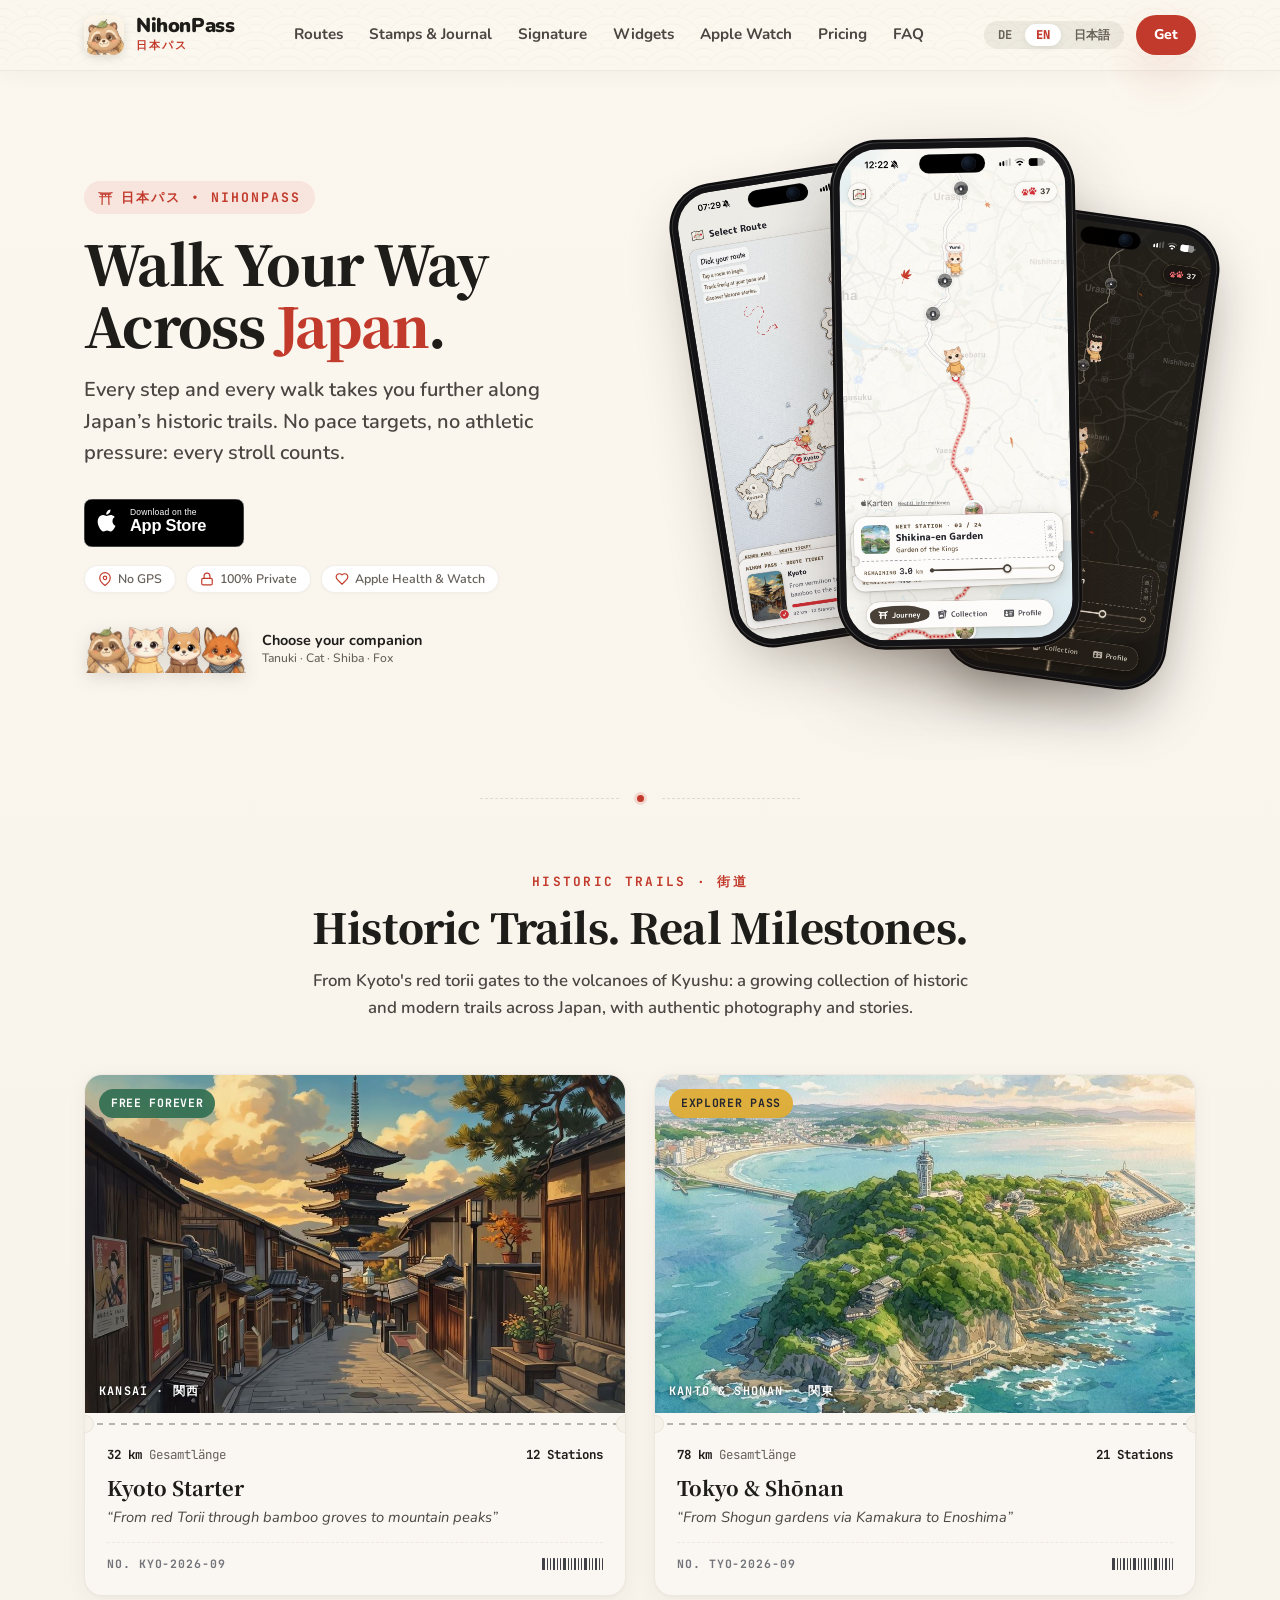
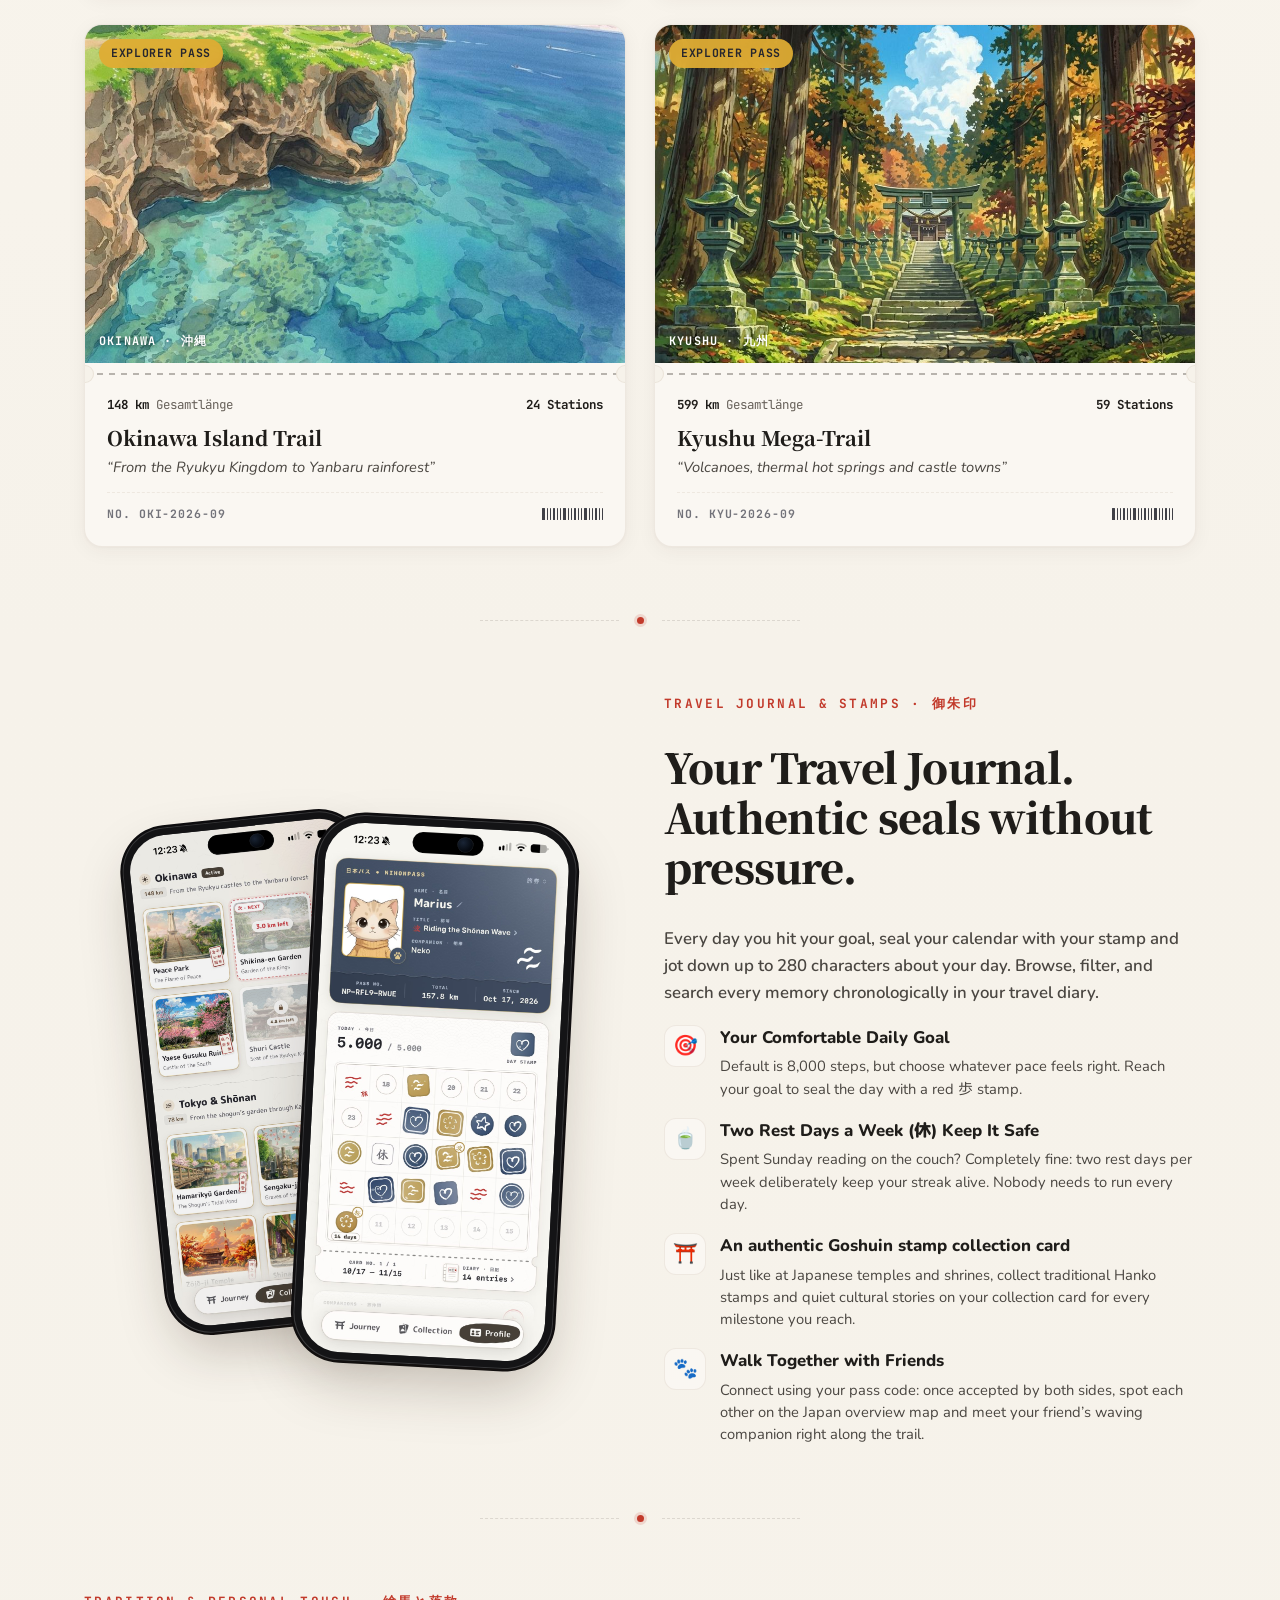
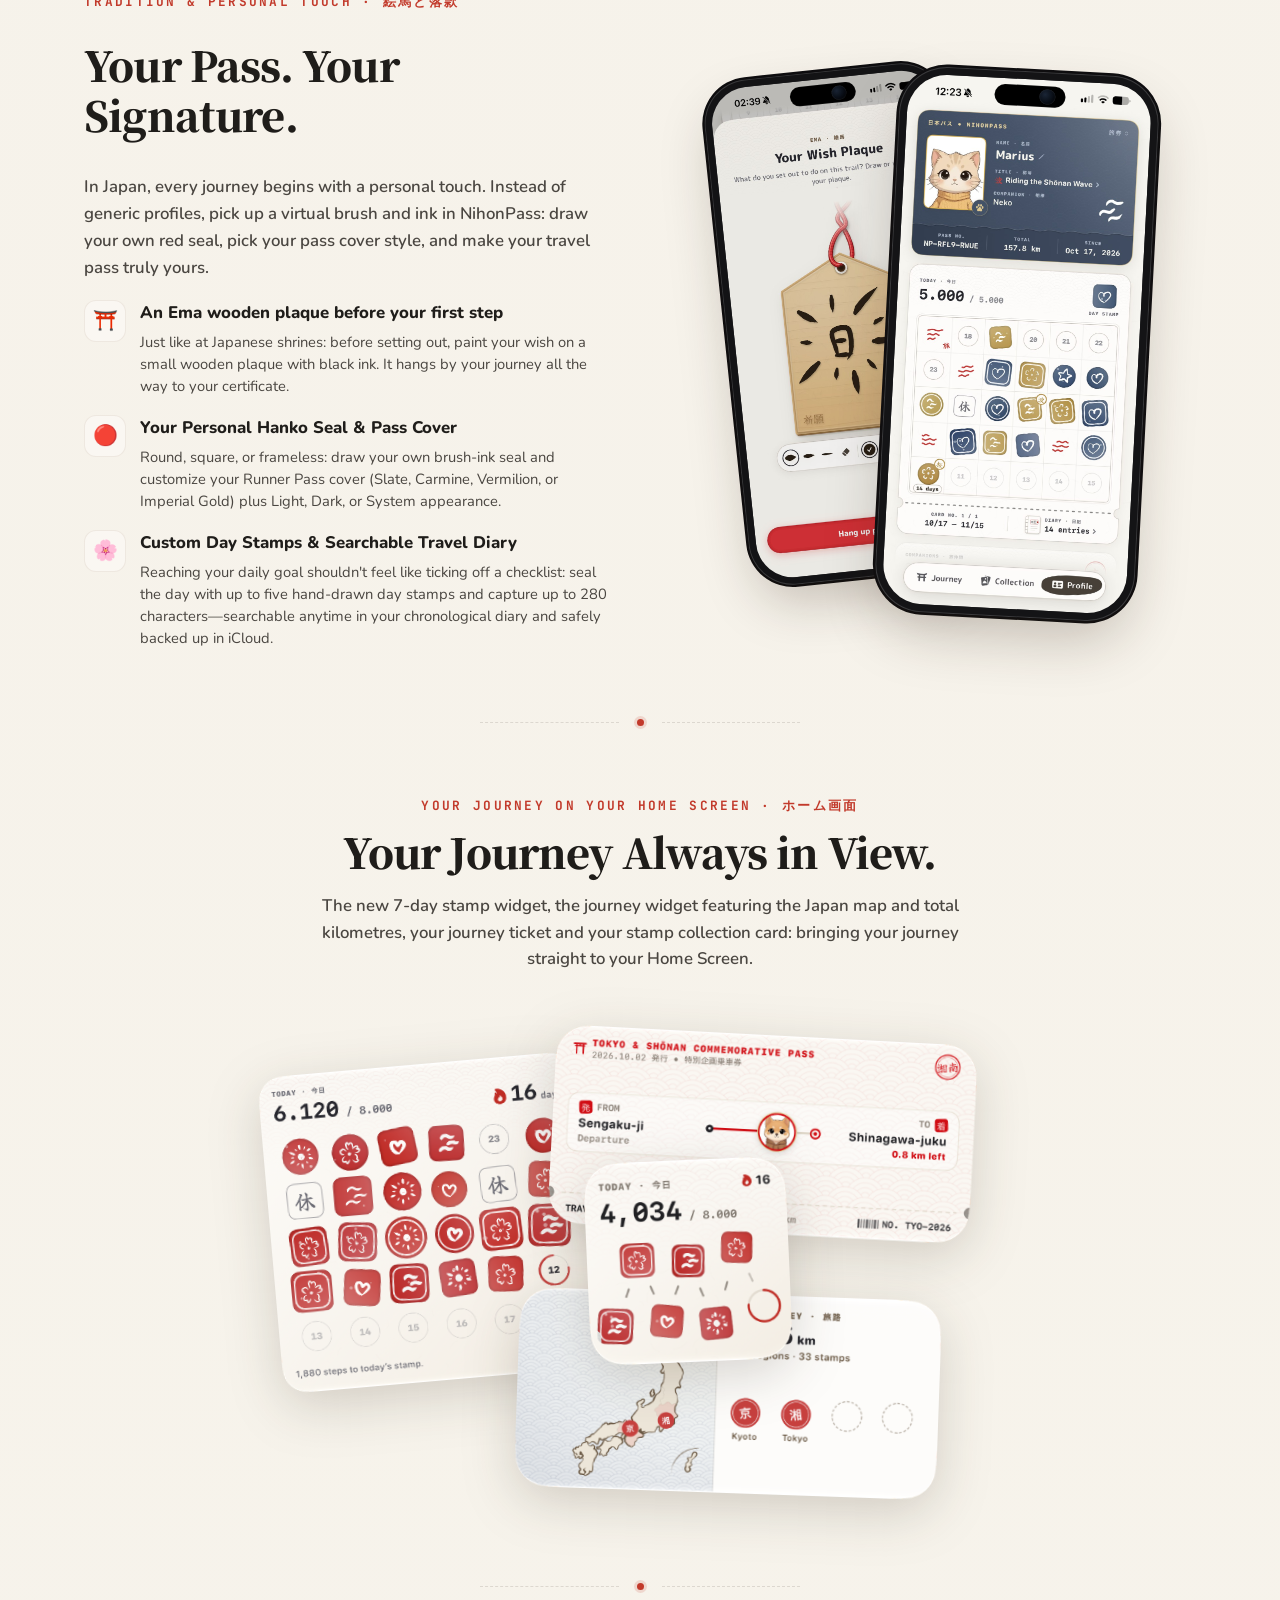
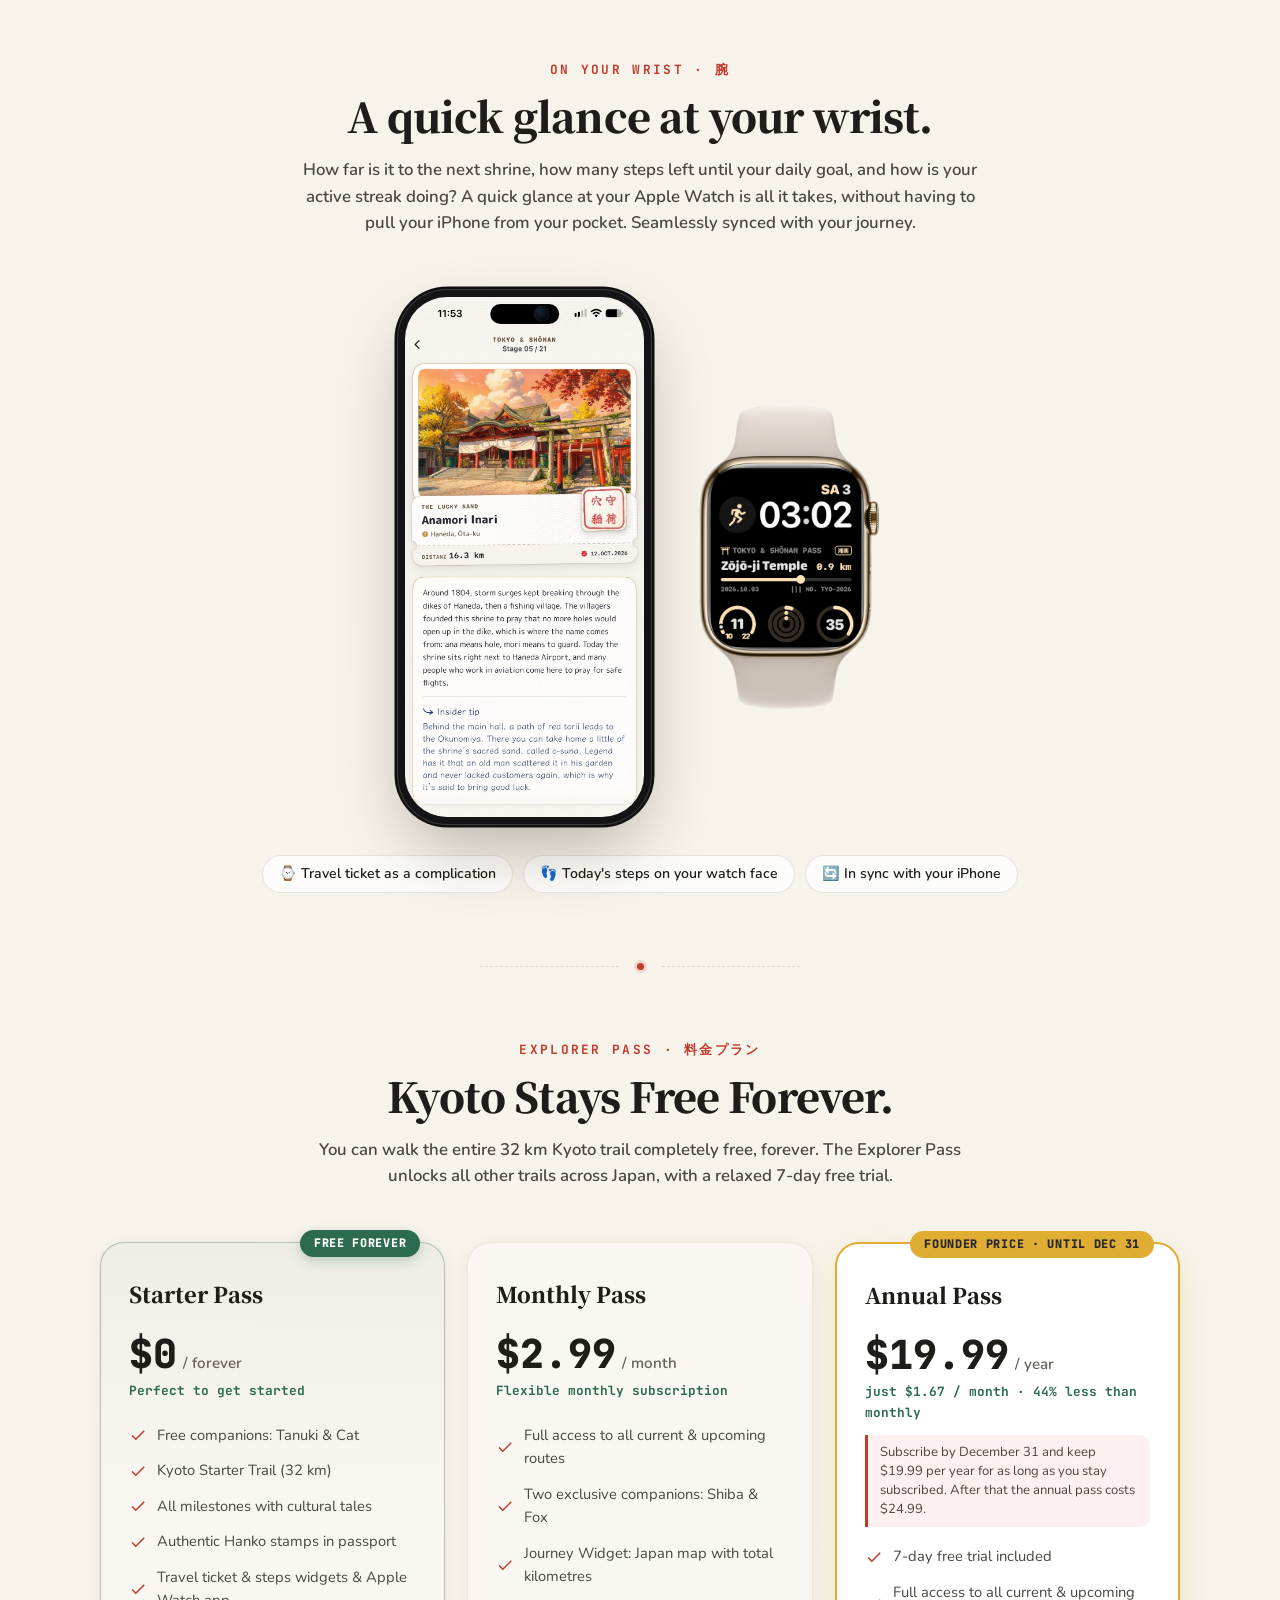
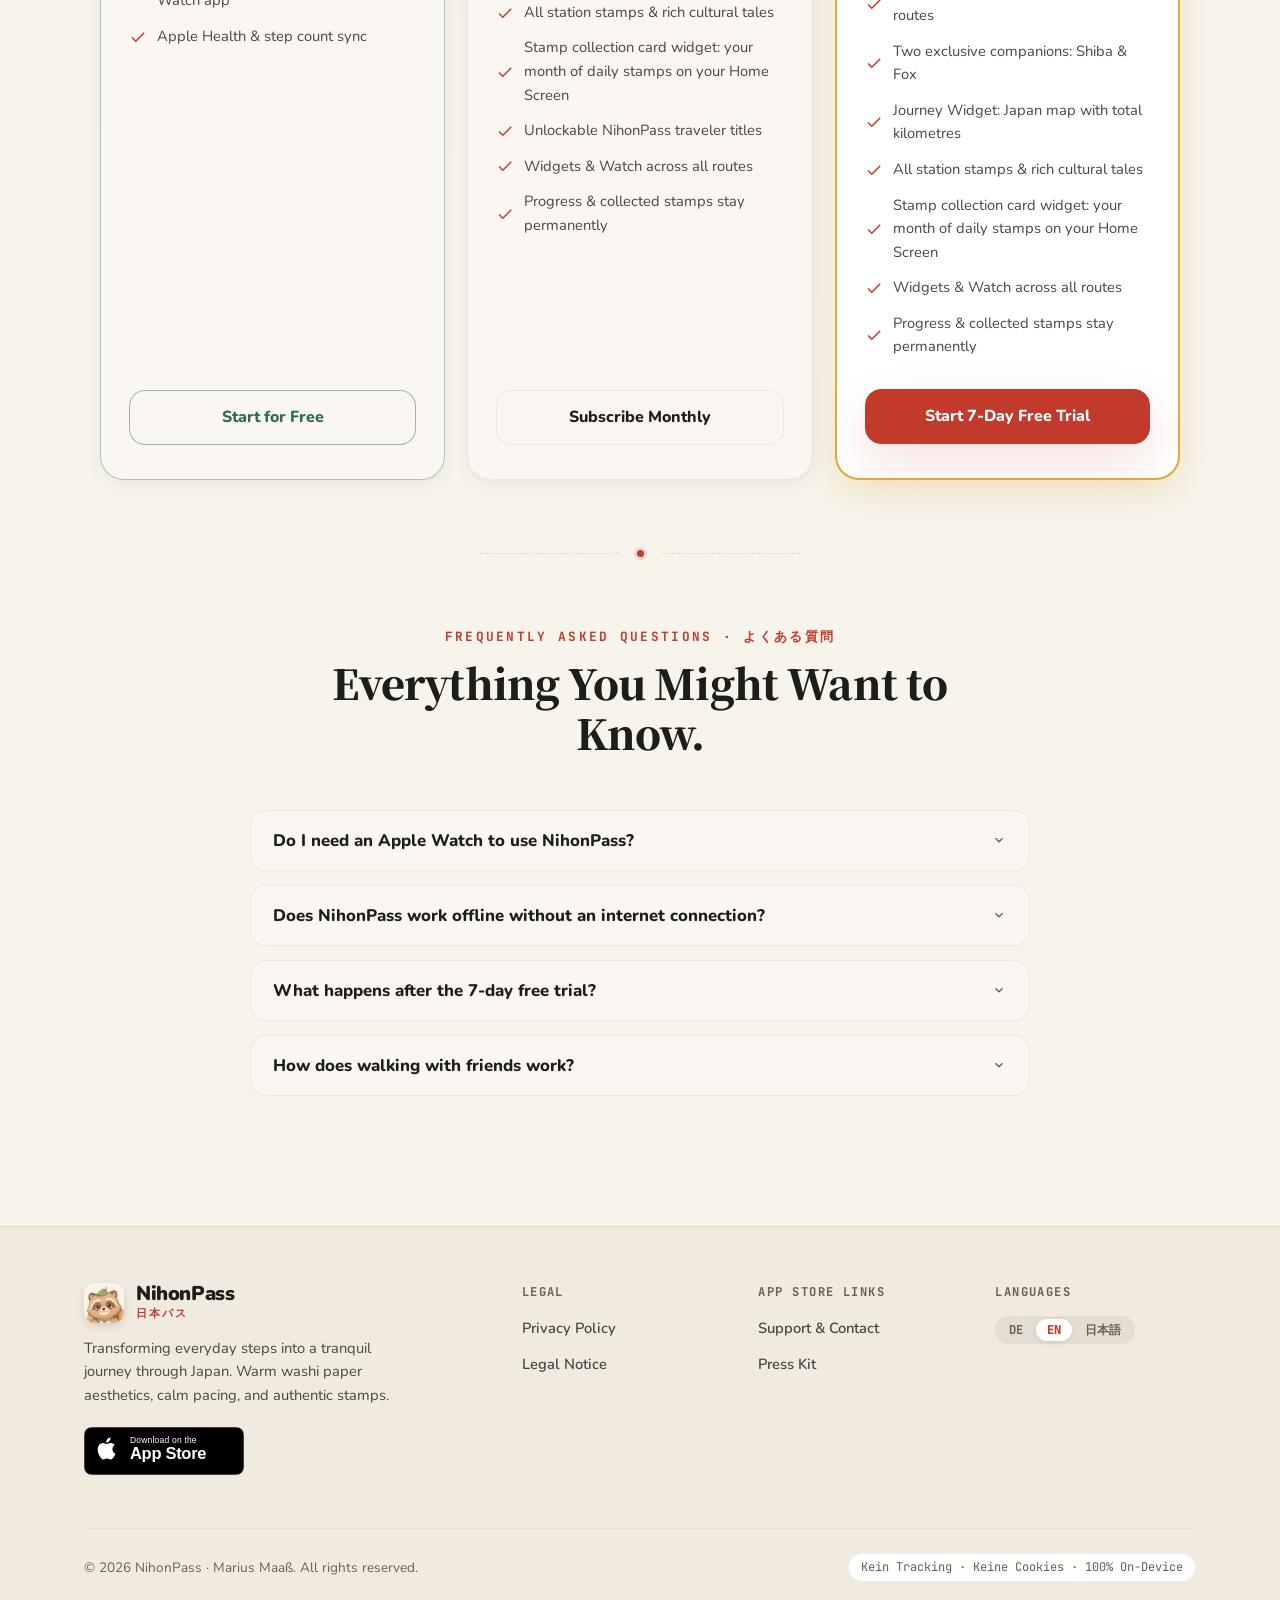
<file: index.html>
<!DOCTYPE html>
<html lang="de">
<head>
  <meta charset="UTF-8">
  <meta name="viewport" content="width=device-width, initial-scale=1.0, viewport-fit=cover">
  <meta name="theme-color" content="#FBF7EF">
  <meta name="apple-mobile-web-app-capable" content="yes">
  <meta name="apple-mobile-web-app-status-bar-style" content="default">
  <title>NihonPass · Deine virtuelle Reise durch Japan</title>
  <meta name="description" content="NihonPass verwandelt deine alltäglichen Schritte in eine virtuelle Reise auf echten historischen Wegen durch Japan. Sanft, ruhig und ohne Leistungsdruck.">
  
  <!-- Smart App Banner für iOS Safari -->
  <meta name="apple-itunes-app" content="app-id=6814392427">
  
  <!-- Favicon & App Icons -->
  <link rel="icon" type="image/x-icon" href="favicon.ico">
  <link rel="icon" type="image/png" sizes="32x32" href="assets/icons/favicon-32x32.png">
  <link rel="icon" type="image/png" sizes="16x16" href="assets/icons/favicon-16x16.png">
  <link rel="apple-touch-icon" sizes="180x180" href="apple-touch-icon.png">
  <link rel="manifest" href="site.webmanifest">
  
  <!-- Open Graph -->
  <meta property="og:title" content="NihonPass · Deine virtuelle Reise durch Japan">
  <meta property="og:description" content="Mache aus alltäglichen Schritten eine Reise auf echten historischen Wegen durch Japan. Ohne GPS, ohne Druck.">
  <meta property="og:image" content="assets/images/AppIcon.png">
  <meta property="og:type" content="website">

  <link rel="stylesheet" href="css/style.css?v=20261015_v1">
</head>
<body>

  <!-- ==================== SITE HEADER ==================== -->
  <header class="site-header">
    <div class="container nav-wrap">
      <a href="index.html" class="brand-logo" aria-label="NihonPass Startseite">
        <img src="assets/images/AppIcon.png" alt="NihonPass Icon" class="brand-icon">
        <div class="brand-text">
          <span class="brand-name">NihonPass</span>
          <span class="brand-kanji">日本パス</span>
        </div>
      </a>

      <nav>
        <ul class="nav-menu">
          <li><a href="#routen" class="nav-link" data-i18n="nav_routes">Routen</a></li>
          <li><a href="#stempel" class="nav-link" data-i18n="nav_stamps">Stempel & Album</a></li>
          <li><a href="#handschrift" class="nav-link" data-i18n="nav_custom">Handschrift</a></li>
          <li><a href="#widgets" class="nav-link" data-i18n="nav_widgets">Widgets</a></li>
          <li><a href="#watch" class="nav-link" data-i18n="nav_watch">Apple Watch</a></li>
          <li><a href="#preise" class="nav-link" data-i18n="nav_pricing">Preise</a></li>
          <li><a href="#faq" class="nav-link" data-i18n="nav_faq">FAQ</a></li>
        </ul>
      </nav>

      <div class="nav-actions">
        <!-- Sprachwechsler: DE | EN | 日本語 -->
        <div class="lang-switcher" role="group" aria-label="Sprachauswahl">
          <button class="lang-btn active" data-lang="de">DE</button>
          <button class="lang-btn" data-lang="en">EN</button>
          <button class="lang-btn" data-lang="ja">日本語</button>
        </div>

        <a href="#preise" class="btn-cta-small" data-i18n="nav_cta_short">Laden</a>
      </div>
    </div>
  </header>

  <!-- ==================== HERO SECTION ==================== -->
  <section class="hero-section">
    <div class="container hero-grid">
      <div class="hero-content">
        <div class="sub-label">
          <svg class="torii-icon" viewBox="0 0 100 100" fill="currentColor">
            <path d="M 4,22 Q 50,29 96,22 L 98,13 Q 50,20 2,13 Z" />
            <rect x="13" y="24" width="74" height="7.5" rx="1" />
            <rect x="46.5" y="27" width="7" height="15" rx="0.5" />
            <rect x="7" y="41" width="86" height="7" rx="1" />
            <polygon points="25,25 33,25 31,95 23,95" />
            <polygon points="67,25 75,25 77,95 69,95" />
            <rect x="20.5" y="93" width="13" height="4" rx="1" />
            <rect x="66.5" y="93" width="13" height="4" rx="1" />
          </svg>
          <span data-i18n="hero_sublabel">日本パス • NIHONPASS</span>
        </div>

        <h1 class="hero-title" data-i18n="hero_title">Deine virtuelle <span class="text-primary">Reise durch Japan</span>.</h1>
        <p class="hero-subtitle" data-i18n="hero_subtitle">
          Jeder Schritt und jeder Spaziergang bringt dich auf alten Wegen durch Japan ein Stück weiter. Ganz ohne Leistungsdruck, ohne Pace und ohne Pulskurven: Jeder Spaziergang zählt.
        </p>

        <div class="hero-badges">
          <a href="https://apps.apple.com/app/id6814392427" class="app-store-btn" target="_blank" rel="noopener" aria-label="Im Apple App Store herunterladen">
            <img src="assets/icons/app-store-badge-de.svg" alt="Laden im App Store" class="app-store-badge-img">
          </a>
          <div class="hero-trust-pills">
            <div class="trust-pill">
              <svg class="trust-pill-icon" viewBox="0 0 24 24" fill="none" stroke="currentColor" stroke-width="2" stroke-linecap="round" stroke-linejoin="round">
                <path d="M21 10c0 7-9 13-9 13s-9-6-9-13a9 9 0 0 1 18 0z"></path>
                <circle cx="12" cy="10" r="3"></circle>
              </svg>
              <span data-i18n="hero_trust_gps">Kein GPS</span>
            </div>
            <div class="trust-pill">
              <svg class="trust-pill-icon" viewBox="0 0 24 24" fill="none" stroke="currentColor" stroke-width="2" stroke-linecap="round" stroke-linejoin="round">
                <rect x="3" y="11" width="18" height="11" rx="2" ry="2"></rect>
                <path d="M7 11V7a5 5 0 0 1 10 0v4"></path>
              </svg>
              <span data-i18n="hero_trust_privacy">Reine Privatsphäre</span>
            </div>
            <div class="trust-pill">
              <svg class="trust-pill-icon" viewBox="0 0 24 24" fill="none" stroke="currentColor" stroke-width="2" stroke-linecap="round" stroke-linejoin="round">
                <path d="M19 14c1.49-1.46 3-3.21 3-5.5A5.5 5.5 0 0 0 16.5 3c-1.76 0-3 .5-4.5 2-1.5-1.5-2.74-2-4.5-2A5.5 5.5 0 0 0 2 8.5c0 2.3 1.5 4.05 3 5.5l7 7Z"></path>
              </svg>
              <span data-i18n="hero_trust_health">Apple Health & Watch</span>
            </div>
          </div>
        </div>

        <!-- Begleiter Vorschau (Freigestellt ohne Pille & ohne abgeschnittene Köpfe) -->
        <div class="hero-companion-strip">
          <div class="companion-avatars">
            <img src="assets/images/tanuki_portrait.png" alt="Tanuki" class="companion-avatar-item" title="Tanuki">
            <img src="assets/images/neko_portrait.png" alt="Neko" class="companion-avatar-item" title="Neko">
            <img src="assets/images/shiba_portrait.png" alt="Shiba" class="companion-avatar-item" title="Shiba">
            <img src="assets/images/fox_portrait.png" alt="Kitsune" class="companion-avatar-item" title="Kitsune">
          </div>
          <div class="companion-text-block">
            <span class="companion-strip-text" data-i18n="hero_companion_badge">Wähle deinen Begleiter</span>
            <span class="companion-strip-sub" data-i18n="hero_companion_sub">Tanuki · Katze · Shiba · Fuchs</span>
          </div>
        </div>
      </div>

      <!-- Hero Visual: Hinode + Zwei überlappende iPhone-Mockups -->
      <div class="hero-visual">
        <div class="hinode-sun"></div>

        <div class="hero-fanned-container">
          <!-- Hinteres Phone links: Routenauswahl mit interaktiver Japan-Karte -->
          <div class="hero-phone hero-phone-back" title="Routenauswahl Japan-Karte">
            <div class="iphone-screen">
              <div class="iphone-island"></div>
              <img src="assets/images/screenshots/de/routenauswahl.jpg?v=20261112_v1" 
                   data-i18n-src="routenauswahl" 
                   alt="NihonPass Routenauswahl mit Japan-Karte" 
                   class="iphone-screen-shot">
            </div>
          </div>

          <!-- Phone rechts versetzt darunter: Japan-Karte im Sumi-Dunkelmodus -->
          <div class="hero-phone hero-phone-dark" title="Dunkelmodus Japan-Karte">
            <div class="iphone-screen">
              <div class="iphone-island"></div>
              <img src="assets/images/screenshots/de/dark_mode.jpg?v=20261112_v1" 
                   data-i18n-src="dark_mode" 
                   alt="NihonPass App-Vorschau: Sumi-Dunkelmodus" 
                   class="iphone-screen-shot">
            </div>
          </div>

          <!-- Vorderes Phone rechts oben: Aktuelle Reise & Tanuki auf Karte (Hell) -->
          <div class="hero-phone hero-phone-front" title="Aktive Reiseansicht">
            <div class="iphone-screen">
              <div class="iphone-island"></div>
              <img src="assets/images/screenshots/de/karte_reise.jpg?v=20261112_v1" 
                   data-i18n-src="karte_reise" 
                   alt="NihonPass App-Vorschau: Reise auf der Japan-Karte mit Tanuki" 
                   class="iphone-screen-shot">
            </div>
          </div>
        </div>
      </div>
    </div>
  </section>

  <!-- ==================== SEKTIONSTRENNER & SPRUNGMARKE ==================== -->
  <div class="section-divider" id="routen">
    <span class="section-divider-dot" aria-hidden="true"></span>
  </div>

  <!-- ==================== DIE 4 ROUTEN ==================== -->
  <section class="section">
    <div class="container">
      <div class="section-header">
        <span class="section-tag" data-i18n="routes_tag">HISTORISCHE ROUTEN · 街道</span>
        <h2 class="section-title" data-i18n="routes_title">Historische Wege. Echte Meilensteine.</h2>
        <p class="section-description" data-i18n="routes_desc">
          Vom Bambuswald in Kyoto bis zu den Vulkanlandschaften auf Kyushu: Jede Route basiert auf echten historischen Pfaden und ist mit Fotografien und handverlesenen Kulturgeschichten hinterlegt.
        </p>
      </div>

      <div class="routes-grid">
        
        <!-- Route 1: Kyoto -->
        <div class="route-ticket">
          <div class="ticket-header-img">
            <img src="assets/images/gion_district_photo.jpg" alt="Kyoto Route Gion District">
            <span class="ticket-access-badge badge-free" data-i18n="badge_free">Dauerhaft kostenlos</span>
            <span class="ticket-region-tag" data-i18n="route1_region">KANSAI · 関西</span>
          </div>
          <div class="ticket-perforation">
            <div class="ticket-dash-line"></div>
          </div>
          <div class="ticket-body">
            <div class="ticket-meta-strip">
              <span class="ticket-meta-item"><strong data-i18n="route1_dist">32 km</strong> Gesamtlänge</span>
              <span class="ticket-meta-item"><strong data-i18n="route1_stations">12 Stationen</strong></span>
            </div>
            <h3 class="ticket-title" data-i18n="route1_title">Kyoto Starter</h3>
            <p class="ticket-subtitle" data-i18n="route1_sub">„Von roten Torii durch Bambushaine zum Berggipfel“</p>
            <div class="ticket-footer">
              <span class="ticket-code">NO. KYO-2026-09</span>
              <div class="ticket-barcode" aria-hidden="true">
                <span></span><span></span><span></span><span></span><span></span><span></span>
                <span></span><span></span><span></span><span></span><span></span><span></span>
                <span></span><span></span><span></span><span></span><span></span><span></span>
              </div>
            </div>
          </div>
        </div>

        <!-- Route 2: Tokio & Shonan -->
        <div class="route-ticket">
          <div class="ticket-header-img">
            <img src="assets/images/enoshima_island_photo.jpg" alt="Tokio und Shōnan Enoshima">
            <span class="ticket-access-badge badge-pass" data-i18n="badge_pass">Explorer Pass</span>
            <span class="ticket-region-tag" data-i18n="route2_region">KANTO & SHONAN · 関東</span>
          </div>
          <div class="ticket-perforation">
            <div class="ticket-dash-line"></div>
          </div>
          <div class="ticket-body">
            <div class="ticket-meta-strip">
              <span class="ticket-meta-item"><strong data-i18n="route2_dist">78 km</strong> Gesamtlänge</span>
              <span class="ticket-meta-item"><strong data-i18n="route2_stations">21 Stationen</strong></span>
            </div>
            <h3 class="ticket-title" data-i18n="route2_title">Tokio & Shōnan</h3>
            <p class="ticket-subtitle" data-i18n="route2_sub">„Von Shogun-Gärten über Kamakura nach Enoshima“</p>
            <div class="ticket-footer">
              <span class="ticket-code">NO. TYO-2026-09</span>
              <div class="ticket-barcode" aria-hidden="true">
                <span></span><span></span><span></span><span></span><span></span><span></span>
                <span></span><span></span><span></span><span></span><span></span><span></span>
                <span></span><span></span><span></span><span></span><span></span><span></span>
              </div>
            </div>
          </div>
        </div>

        <!-- Route 3: Okinawa -->
        <div class="route-ticket">
          <div class="ticket-header-img">
            <img src="assets/images/cape_manzamo_photo.jpg" alt="Okinawa Kap Manzamo">
            <span class="ticket-access-badge badge-pass" data-i18n="badge_pass">Explorer Pass</span>
            <span class="ticket-region-tag" data-i18n="route3_region">OKINAWA · 沖縄</span>
          </div>
          <div class="ticket-perforation">
            <div class="ticket-dash-line"></div>
          </div>
          <div class="ticket-body">
            <div class="ticket-meta-strip">
              <span class="ticket-meta-item"><strong data-i18n="route3_dist">148 km</strong> Gesamtlänge</span>
              <span class="ticket-meta-item"><strong data-i18n="route3_stations">24 Stationen</strong></span>
            </div>
            <h3 class="ticket-title" data-i18n="route3_title">Okinawa Inselpfad</h3>
            <p class="ticket-subtitle" data-i18n="route3_sub">„Vom Reich der Ryukyu-Könige in den Yanbaru-Urwald“</p>
            <div class="ticket-footer">
              <span class="ticket-code">NO. OKI-2026-09</span>
              <div class="ticket-barcode" aria-hidden="true">
                <span></span><span></span><span></span><span></span><span></span><span></span>
                <span></span><span></span><span></span><span></span><span></span><span></span>
                <span></span><span></span><span></span><span></span><span></span><span></span>
              </div>
            </div>
          </div>
        </div>

        <!-- Route 4: Kyushu -->
        <div class="route-ticket">
          <div class="ticket-header-img">
            <img src="assets/images/kamishikimi_shrine_photo.jpg" alt="Kyushu Route Kamishikimi-Kumanoza-Schrein">
            <span class="ticket-access-badge badge-pass" data-i18n="badge_pass">Explorer Pass</span>
            <span class="ticket-region-tag" data-i18n="route4_region">KYUSHU · 九州</span>
          </div>
          <div class="ticket-perforation">
            <div class="ticket-dash-line"></div>
          </div>
          <div class="ticket-body">
            <div class="ticket-meta-strip">
              <span class="ticket-meta-item"><strong data-i18n="route4_dist">599 km</strong> Gesamtlänge</span>
              <span class="ticket-meta-item"><strong data-i18n="route4_stations">59 Stationen</strong></span>
            </div>
            <h3 class="ticket-title" data-i18n="route4_title">Kyushu Mega-Trail</h3>
            <p class="ticket-subtitle" data-i18n="route4_sub">„Vulkane, heiße Quellen und alte Burgstädte“</p>
            <div class="ticket-footer">
              <span class="ticket-code">NO. KYU-2026-09</span>
              <div class="ticket-barcode" aria-hidden="true">
                <span></span><span></span><span></span><span></span><span></span><span></span>
                <span></span><span></span><span></span><span></span><span></span><span></span>
                <span></span><span></span><span></span><span></span><span></span><span></span>
              </div>
            </div>
          </div>
        </div>

      </div>

      <!-- Nur auf Smartphones: dezente Swipe-Punkte zum Durchswipen -->
      <div class="routes-mobile-dots" aria-hidden="true">
        <span class="route-dot is-active" data-index="0" title="Kyoto Starter"></span>
        <span class="route-dot" data-index="1" title="Tokio & Shōnan"></span>
        <span class="route-dot" data-index="2" title="Okinawa Inselpfad"></span>
        <span class="route-dot" data-index="3" title="Kyushu Mega-Trail"></span>
      </div>
    </div>
  </section>

  <!-- ==================== SEKTIONSTRENNER & SPRUNGMARKE ==================== -->
  <div class="section-divider" id="stempel">
    <span class="section-divider-dot" aria-hidden="true"></span>
  </div>

  <!-- ==================== STEMPELBUCH & GOSHUIN-ALBUM ==================== -->
  <section class="section">
    <div class="container streak-grid">
      
      <!-- Fächer-Mockup: Album (hinten) + Kalender (vorne) -->
      <div class="fanned-showcase-container">
        <!-- Hinteres Phone: Goshuin-Stempelalbum -->
        <div class="fanned-phone fanned-phone-back" title="Goshuin-Stempelalbum">
          <div class="streak-phone-screen">
            <div class="iphone-island"></div>
            <img src="assets/images/screenshots/de/sammlung.jpg?v=20261112_v1" 
                 data-i18n-src="sammlung" 
                 alt="NihonPass Goshuin-Stempelalbum mit gesammelten Schreinen" 
                 class="streak-screen-img" loading="lazy">
          </div>
        </div>

        <!-- Vorderes Phone: Profil, Serie & Ruhetag -->
        <div class="fanned-phone fanned-phone-front" title="Profil & Kalender">
          <div class="streak-phone-screen">
            <div class="iphone-island"></div>
            <img src="assets/images/screenshots/de/profil_kalender.jpg?v=20261112_v1" 
                 data-i18n-src="profil_kalender" 
                 alt="NihonPass Profil, Reisepass & Hanko-Kalender" 
                 class="streak-screen-img">
          </div>
        </div>
      </div>

      <!-- Streak & Album Erklärung -->
      <div class="streak-info-box">
        <span class="section-tag" data-i18n="stamp_tag">REISETAGEBUCH & STEMPEL · 御朱印</span>
        <h2 class="section-title" data-i18n="stamp_title">Dein Reisetagebuch. Echte Siegel ohne Leistungsdruck.</h2>
        <p class="section-description" data-i18n="stamp_desc">
          Mit jedem erreichten Tagesziel stempelst du deinen Kalender mit dem roten 歩-Siegel ab. Am Monatsende siehst du schwarz auf weiß, wie viel du zu Fuß geschafft hast.
        </p>

        <div class="feature-bullet">
          <div class="bullet-icon">🎯</div>
          <div>
            <h4 class="bullet-title" data-i18n="streak_b1_title">Dein persönliches Wohlfühlziel</h4>
            <p class="bullet-text" data-i18n="streak_b1_desc">Standardmäßig 8.000 Schritte, aber frei wählbar. Erreichst du dein Tagesziel, wird der Tag mit dem roten 歩-Siegel besiegelt.</p>
          </div>
        </div>

        <div class="feature-bullet">
          <div class="bullet-icon">🍵</div>
          <div>
            <h4 class="bullet-title" data-i18n="streak_b2_title">Ruhetage (休) halten deine Serie aufrecht</h4>
            <p class="bullet-text" data-i18n="streak_b2_desc">Sonntags mal nur auf der Couch gelesen? Völlig in Ordnung: Zwei Ruhetage pro Woche unterbrechen deine Serie bewusst nicht. Niemand muss jeden Tag rennen.</p>
          </div>
        </div>

        <div class="feature-bullet">
          <div class="bullet-icon">⛩️</div>
          <div>
            <h4 class="bullet-title" data-i18n="stamp_b3_title">Eine echte Goshuin-Sammelkarte</h4>
            <p class="bullet-text" data-i18n="stamp_b3_desc">Wie in traditionellen japanischen Tempeln sammelst du rote Hanko-Siegel und kleine Geschichten auf deiner Sammelkarte zu jedem erreichten Meilenstein.</p>
          </div>
        </div>

        <div class="feature-bullet">
          <div class="bullet-icon">🐾</div>
          <div>
            <h4 class="bullet-title" data-i18n="stamp_b4_title">Gemeinsam mit Freunden unterwegs</h4>
            <p class="bullet-text" data-i18n="stamp_b4_desc">Verbindet euch über euren Pass-Code: Nach gegenseitiger Annahme seht ihr einander auf der Japankarte und trefft den winkenden Begleiter eurer Freunde direkt entlang der Strecke.</p>
          </div>
        </div>
      </div>

    </div>
  </section>

  <!-- ==================== SEKTIONSTRENNER & SPRUNGMARKE: HANDSCHRIFT & PERSONALISIERUNG ==================== -->
  <div class="section-divider" id="handschrift">
    <span class="section-divider-dot" aria-hidden="true"></span>
  </div>

  <!-- ==================== PERSÖNLICHE HANDSCHRIFT & TRADITION ==================== -->
  <section class="section custom-section">
    <div class="container streak-grid custom-streak-grid">
      
      <!-- Handschrift & Tradition Erklärung -->
      <div class="streak-info-box">
        <span class="section-tag" data-i18n="custom_tag">TRADITION & EIGENE HANDSCHRIFT · 絵馬と落款</span>
        <h2 class="section-title" data-i18n="custom_title">Dein Pass. Deine Handschrift.</h2>
        <p class="section-description" data-i18n="custom_desc">
          In Japan beginnt jede echte Reise mit einer persönlichen Geste. Statt vorgefertigter Profile nimmst du in NihonPass Pinsel und Tusche in die Hand: Du zeichnest dein eigenes Namenssiegel, schreibst Wünsche auf Holztafeln und machst deinen Reisepass zu etwas ganz Eigenem.
        </p>

        <div class="feature-bullet">
          <div class="bullet-icon">⛩️</div>
          <div>
            <h4 class="bullet-title" data-i18n="custom_b1_title">Eine Ema-Holztafel vor dem ersten Schritt</h4>
            <p class="bullet-text" data-i18n="custom_b1_desc">Genau wie an japanischen Schreinen: Bevor es losgeht, malst du deinen Wunsch mit schwarzer Tusche auf eine kleine Holztafel. Sie hängt an deiner Reise und begleitet dich bis zur Urkunde am Ziel.</p>
          </div>
        </div>

        <div class="feature-bullet">
          <div class="bullet-icon">🔴</div>
          <div>
            <h4 class="bullet-title" data-i18n="custom_b2_title">Dein persönliches Namenssiegel</h4>
            <p class="bullet-text" data-i18n="custom_b2_desc">Ob eine Initiale, ein schnelles Kanji oder ein eigenes Symbol: Male mit dem Pinsel dein rotes Hanko-Siegel. Es wird oben rechts auf deinen Reisepass gestempelt – in echtem Zinnoberrot.</p>
          </div>
        </div>

        <div class="feature-bullet">
          <div class="bullet-icon">🌸</div>
          <div>
            <h4 class="bullet-title" data-i18n="custom_b3_title">Selbstgemalte Stempel & Raum für Gedanken</h4>
            <p class="bullet-text" data-i18n="custom_b3_desc">Erreichst du dein Tagesziel, gibt es kein trockenes Häkchen: Du besiegelst den Tag mit bis zu fünf selbstgemalten Stempeln – und hältst in ein paar Zeilen fest, was dich heute bewegt hat. Ein stiller Gedanke, ein bewusster Moment oder einfach das gute Gefühl, draußen gewesen zu sein.</p>
          </div>
        </div>
      </div>

      <!-- Fächer-Mockup: Doppel-Device (Ema hinten + Profil-Pass vorne) -->
      <div class="fanned-showcase-container">
        <!-- Hinteres Phone: Ema-Wunschtafel -->
        <div class="fanned-phone fanned-phone-back" title="Ema-Wunschtafel">
          <div class="streak-phone-screen">
            <div class="iphone-island"></div>
            <img src="assets/images/screenshots/de/ema.jpg" 
                 data-i18n-src="ema" 
                 alt="NihonPass Ema-Wunschtafel mit handgemaltem Sonnen-Kanji" 
                 class="streak-screen-img" loading="lazy">
          </div>
        </div>

        <!-- Vorderes Phone: Profil & eigenes Siegel -->
        <div class="fanned-phone fanned-phone-front" title="Profil & eigenes Siegel">
          <div class="streak-phone-screen">
            <div class="iphone-island"></div>
            <img src="assets/images/screenshots/de/profil_kalender.jpg?v=20261112_v1" 
                 data-i18n-src="profil_kalender" 
                 alt="NihonPass Reisepass mit eigenem Hanko-Siegel und Tagesstempeln" 
                 class="streak-screen-img" loading="lazy">
          </div>
        </div>
      </div>

    </div>
  </section>

  <!-- ==================== SEKTIONSTRENNER & SPRUNGMARKE: HOMESCREEN WIDGETS ==================== -->
  <div class="section-divider" id="widgets">
    <span class="section-divider-dot" aria-hidden="true"></span>
  </div>

  <!-- ==================== HOMESCREEN & WIDGETS ==================== -->
  <section class="section widgets-section">
    <div class="container">
      <div class="section-header">
        <span class="section-tag" data-i18n="widgets_tag">DEINE REISE AUF DEM HOMESCREEN · ホーム画面</span>
        <h2 class="section-title" data-i18n="widgets_title">Deine Reise immer im Blick.</h2>
        <p class="section-description" data-i18n="widgets_desc">
          Das 7-Tage-Stempel-Widget, das Reise-Widget mit Japan-Karte, dein Reiseticket und deine Stempel-Sammelkarte: Die Widgets bringen deine Reise direkt auf den Homescreen.
        </p>
      </div>

      <!-- Widget-Haufen: je Widget-Art eines, leicht gedreht uebereinander. Ein Tipp holt
           eines nach vorn. Das Stempelbuch gross auf dem Desktop, klein auf dem Handy. -->
      <div class="wpile" id="widgetStage">
        <img class="wh-img wpile-item wp-large" data-widget="widget_calendar_large" src="assets/images/widgets/de/widget_calendar_large_light.png?v=20261013" width="1134" height="1182" alt="Stempelbuch-Widget, groß" loading="lazy" decoding="async">
        <img class="wh-img wpile-item wp-ticket-m" data-widget="widget_ticket_medium" src="assets/images/widgets/de/widget_ticket_medium_light.png?v=20261013" width="1134" height="530" alt="Reiseticket-Widget, mittel" loading="lazy" decoding="async">
        <img class="wh-img wpile-item wp-steps-s" data-widget="widget_steps_small" src="assets/images/widgets/de/widget_steps_small_light.png?v=20261013" width="530" height="530" alt="7-Tage-Stempel-Widget, klein" loading="lazy" decoding="async">
        <img class="wh-img wpile-item wp-reise-m" data-widget="widget_reise_medium" src="assets/images/widgets/de/widget_reise_medium_light.png?v=20261013" width="1134" height="530" alt="Deine-Reise-Widget, mittel" loading="lazy" decoding="async">
        <img class="wh-img wpile-item wp-cal-s" data-widget="widget_calendar_small" src="assets/images/widgets/de/widget_calendar_small_light.png?v=20261013" width="530" height="530" alt="Stempelbuch-Widget, klein" loading="lazy" decoding="async">
      </div>
    </div>
  </section>

  <!-- ==================== SEKTIONSTRENNER & SPRUNGMARKE: APPLE WATCH ==================== -->
  <div class="section-divider" id="watch">
    <span class="section-divider-dot" aria-hidden="true"></span>
  </div>

  <!-- ==================== APPLE WATCH ==================== -->
  <section class="section watch-section">
    <div class="container">
      <div class="section-header">
        <span class="section-tag" data-i18n="watch_tag">AM HANDGELENK · 腕</span>
        <h2 class="section-title" data-i18n="watch_title">Ein kurzer Blick aufs Handgelenk.</h2>
        <p class="section-description" data-i18n="watch_desc">
          Wie weit ist es noch bis zum nächsten Schrein, wie viele Schritte fehlen noch zum Tagesziel und wie steht deine aktuelle Serie? Ein kurzer Blick auf die Apple Watch genügt, ohne das iPhone aus der Tasche holen zu müssen. Vollkommen synchron mit deiner Reise.
        </p>
      </div>

      <!-- Geräte-Bühne: iPhone mit Detailseite (DE/EN/JA) & Apple Watch mit Armband -->
      <div class="duo-stage-wrap">
        <div class="duo-iphone-wrap">
          <div class="iphone-mockup showcase-iphone">
            <div class="iphone-screen">
              <div class="iphone-island"></div>
              <img src="assets/images/screenshots/de/station_detail.jpg" 
                   data-i18n-src="station_detail" 
                   alt="NihonPass Station Detail: Kultur und Meilensteine" 
                   class="iphone-screen-shot">
            </div>
          </div>
        </div>

        <div class="duo-watch-wrap">
          <img src="assets/images/watch/watch_station_pass_gold.png" 
               alt="NihonPass Station-Ticket auf Apple Watch Series 10 Titanium Gold mit Sportband" 
               class="duo-watch-img" 
               id="duoWatchMockup"
               loading="lazy">
        </div>
      </div>

      <!-- 3 Key Features for Apple Watch -->
      <!-- Nur was die Uhr wirklich kann: Komplikationen, Schritte, Abgleich mit dem iPhone -->
      <ul class="watch-chips">
        <li data-i18n="watch_chip1">⌚ Reiseticket als Komplikation</li>
        <li data-i18n="watch_chip2">👣 Schritte heute auf dem Zifferblatt</li>
        <li data-i18n="watch_chip3">🔄 Synchron mit deinem iPhone</li>
      </ul>
    </div>
  </section>

  <!-- ==================== SEKTIONSTRENNER & SPRUNGMARKE ==================== -->
  <div class="section-divider" id="preise">
    <span class="section-divider-dot" aria-hidden="true"></span>
  </div>

  <!-- ==================== EXPLORER PASS / PREISE ==================== -->
  <section class="section">
    <div class="container">
      <div class="section-header">
        <span class="section-tag" data-i18n="pricing_tag">EXPLORER PASS · 料金プラン</span>
        <h2 class="section-title" data-i18n="pricing_title">Kyoto bleibt für immer kostenlos.</h2>
        <p class="section-description" data-i18n="pricing_desc">
          Die 32 km lange Kyoto-Route kannst du dauerhaft komplett gratis gehen. Den Explorer Pass für alle weiteren Routen durch Japan kannst du 7 Tage lang in aller Ruhe kostenlos ausprobieren.
        </p>
      </div>

      <!-- Nur auf Smartphones: eine Karte statt drei untereinander -->
      <div class="pricing-mobile-top">
        <p class="pricing-free-line" data-i18n="plan_free_line"><strong>Kyoto bleibt kostenlos:</strong> die ganze 32-km-Route mit Stempeln, Widgets und Watch.</p>
        <div class="pricing-switch" role="group" aria-label="Abo wählen">
          <button type="button" class="pricing-switch-btn active" data-plan="yearly" aria-pressed="true" data-i18n="plan_switch_yearly">Jährlich</button>
          <button type="button" class="pricing-switch-btn" data-plan="monthly" aria-pressed="false" data-i18n="plan_switch_monthly">Monatlich</button>
        </div>
      </div>

      <div class="pricing-grid pricing-grid-3col" id="pricingGrid" data-plan="yearly">
        
        <!-- Karte 1: Starter Pass (Kostenlos-Anker) -->
        <div class="pricing-card pricing-card-free">
          <span class="pricing-badge-free" data-i18n="plan_free_badge">Dauerhaft kostenlos</span>
          <h3 class="pricing-name" data-i18n="plan_free_title">Starter Pass</h3>
          <div class="pricing-price-wrap">
            <span class="pricing-price" data-i18n="plan_free_price">0 €</span>
            <span class="pricing-period" data-i18n="plan_free_period">/ dauerhaft</span>
          </div>
          <div class="pricing-savings" data-i18n="plan_free_sub">Perfekt zum Kennenlernen</div>

          <ul class="pricing-features">
            <li>
              <svg viewBox="0 0 24 24"><path d="M9 16.17L4.83 12l-1.42 1.41L9 19 21 7l-1.41-1.41z"/></svg>
              <span data-i18n="feat_free_companions">Kostenlose Begleiter: Tanuki & Katze</span>
            </li>
            <li>
              <svg viewBox="0 0 24 24"><path d="M9 16.17L4.83 12l-1.42 1.41L9 19 21 7l-1.41-1.41z"/></svg>
              <span data-i18n="feat_free_kyoto">Kyoto Starter-Route (32 km)</span>
            </li>
            <li>
              <svg viewBox="0 0 24 24"><path d="M9 16.17L4.83 12l-1.42 1.41L9 19 21 7l-1.41-1.41z"/></svg>
              <span data-i18n="feat_free_stations">Alle Meilensteine mit Geschichten</span>
            </li>
            <li>
              <svg viewBox="0 0 24 24"><path d="M9 16.17L4.83 12l-1.42 1.41L9 19 21 7l-1.41-1.41z"/></svg>
              <span data-i18n="feat_free_stamps">Echte Hanko-Stempel im Reisepass</span>
            </li>
            <li>
              <svg viewBox="0 0 24 24"><path d="M9 16.17L4.83 12l-1.42 1.41L9 19 21 7l-1.41-1.41z"/></svg>
              <span data-i18n="feat_free_widgets">Reiseticket- & Schritte-Widget & Watch-App</span>
            </li>
            <li>
              <svg viewBox="0 0 24 24"><path d="M9 16.17L4.83 12l-1.42 1.41L9 19 21 7l-1.41-1.41z"/></svg>
              <span data-i18n="feat_free_health">Apple Health & Schrittzähler Sync</span>
            </li>
          </ul>

          <a href="#preise" class="btn-cta btn-cta-free" data-i18n="btn_start_free">Kostenlos starten</a>
        </div>

        <!-- Karte 2: Monatsabo -->
        <div class="pricing-card pricing-card-monthly">
          <h3 class="pricing-name" data-i18n="plan_monthly_title">Monatsabo</h3>
          <div class="pricing-price-wrap">
            <span class="pricing-price" data-i18n="plan_monthly_price">2,99 €</span>
            <span class="pricing-period" data-i18n="plan_monthly_period">/ Monat</span>
          </div>
          <div class="pricing-savings" data-i18n="plan_monthly_sub">Monatlich flexibel kündbar</div>

          <ul class="pricing-features">
            <li>
              <svg viewBox="0 0 24 24"><path d="M9 16.17L4.83 12l-1.42 1.41L9 19 21 7l-1.41-1.41z"/></svg>
              <span data-i18n="feat_all_routes">Zugang zu allen aktuellen & kommenden Routen</span>
            </li>
            <li>
              <svg viewBox="0 0 24 24"><path d="M9 16.17L4.83 12l-1.42 1.41L9 19 21 7l-1.41-1.41z"/></svg>
              <span data-i18n="feat_exclusive_companions">Zwei exklusive Begleiter: Shiba & Fuchs</span>
            </li>
            <li>
              <svg viewBox="0 0 24 24"><path d="M9 16.17L4.83 12l-1.42 1.41L9 19 21 7l-1.41-1.41z"/></svg>
              <span data-i18n="feat_reise_widget">Reise-Widget: Japan-Karte mit Gesamtkilometern</span>
            </li>
            <li>
              <svg viewBox="0 0 24 24"><path d="M9 16.17L4.83 12l-1.42 1.41L9 19 21 7l-1.41-1.41z"/></svg>
              <span data-i18n="feat_stamps">Alle Stationsstempel & Kultur</span>
            </li>
            <li>
              <svg viewBox="0 0 24 24"><path d="M9 16.17L4.83 12l-1.42 1.41L9 19 21 7l-1.41-1.41z"/></svg>
              <span data-i18n="feat_stempelbuch">Stempelbuch-Widget: dein Monat voller Tagesstempel auf dem Homescreen</span>
            </li>
            <li>
              <svg viewBox="0 0 24 24"><path d="M9 16.17L4.83 12l-1.42 1.41L9 19 21 7l-1.41-1.41z"/></svg>
              <span data-i18n="feat_titles">Freischaltbare Nihonpass-Reisetitel</span>
            </li>
            <li>
              <svg viewBox="0 0 24 24"><path d="M9 16.17L4.83 12l-1.42 1.41L9 19 21 7l-1.41-1.41z"/></svg>
              <span data-i18n="feat_widgets">Widgets & Watch auf allen Routen</span>
            </li>
            <li>
              <svg viewBox="0 0 24 24"><path d="M9 16.17L4.83 12l-1.42 1.41L9 19 21 7l-1.41-1.41z"/></svg>
              <span data-i18n="feat_progress_permanent">Fortschritt & gesammelte Stempel bleiben dauerhaft</span>
            </li>
          </ul>

          <a href="#preise" class="btn-cta" data-i18n="btn_start_monthly">Monatlich starten</a>
        </div>

        <!-- Karte 3: Jahresabo (Featured / Bester Wert) -->
        <div class="pricing-card featured">
          <span class="pricing-badge-popular" data-i18n="plan_yearly_badge">Gründerpreis · nur bis 31.12.</span>
          <h3 class="pricing-name" data-i18n="plan_yearly_title">Jahresabo</h3>
          <div class="pricing-price-wrap">
            <span class="pricing-price" data-i18n="plan_yearly_price">19,99 €</span>
            <span class="pricing-period" data-i18n="plan_yearly_period">/ Jahr</span>
          </div>
          <div class="pricing-savings" data-i18n="plan_yearly_sub">entspricht 1,67 € / Monat · 44 % günstiger als monatlich</div>
          <p class="pricing-founder-note" data-i18n="plan_founder_note">Wer bis 31.12. abschließt, behält 19,99 € pro Jahr, solange das Abo läuft. Danach kostet das Jahresabo 24,99 €.</p>

          <ul class="pricing-features">
            <li>
              <svg viewBox="0 0 24 24"><path d="M9 16.17L4.83 12l-1.42 1.41L9 19 21 7l-1.41-1.41z"/></svg>
              <span data-i18n="feat_yearly_trial"><strong>7 Tage kostenlos testen</strong></span>
            </li>
            <li>
              <svg viewBox="0 0 24 24"><path d="M9 16.17L4.83 12l-1.42 1.41L9 19 21 7l-1.41-1.41z"/></svg>
              <span data-i18n="feat_all_routes">Zugang zu allen aktuellen & kommenden Routen</span>
            </li>
            <li>
              <svg viewBox="0 0 24 24"><path d="M9 16.17L4.83 12l-1.42 1.41L9 19 21 7l-1.41-1.41z"/></svg>
              <span data-i18n="feat_exclusive_companions">Zwei exklusive Begleiter: Shiba & Fuchs</span>
            </li>
            <li>
              <svg viewBox="0 0 24 24"><path d="M9 16.17L4.83 12l-1.42 1.41L9 19 21 7l-1.41-1.41z"/></svg>
              <span data-i18n="feat_reise_widget">Reise-Widget: Japan-Karte mit Gesamtkilometern</span>
            </li>
            <li>
              <svg viewBox="0 0 24 24"><path d="M9 16.17L4.83 12l-1.42 1.41L9 19 21 7l-1.41-1.41z"/></svg>
              <span data-i18n="feat_stamps">Alle Stationsstempel & Kultur</span>
            </li>
            <li>
              <svg viewBox="0 0 24 24"><path d="M9 16.17L4.83 12l-1.42 1.41L9 19 21 7l-1.41-1.41z"/></svg>
              <span data-i18n="feat_stempelbuch">Stempelbuch-Widget: dein Monat voller Tagesstempel auf dem Homescreen</span>
            </li>
            <li>
              <svg viewBox="0 0 24 24"><path d="M9 16.17L4.83 12l-1.42 1.41L9 19 21 7l-1.41-1.41z"/></svg>
              <span data-i18n="feat_widgets">Widgets & Watch auf allen Routen</span>
            </li>
            <li>
              <svg viewBox="0 0 24 24"><path d="M9 16.17L4.83 12l-1.42 1.41L9 19 21 7l-1.41-1.41z"/></svg>
              <span data-i18n="feat_progress_permanent">Fortschritt & gesammelte Stempel bleiben dauerhaft</span>
            </li>
          </ul>

          <a href="#preise" class="btn-cta" data-i18n="btn_start_trial">7 Tage gratis testen</a>
        </div>

      </div>
    </div>
  </section>

  <!-- ==================== SEKTIONSTRENNER & SPRUNGMARKE ==================== -->
  <div class="section-divider" id="faq">
    <span class="section-divider-dot" aria-hidden="true"></span>
  </div>

  <!-- ==================== FAQ ==================== -->
  <section class="section">
    <div class="container">
      <div class="section-header">
        <span class="section-tag" data-i18n="faq_tag">HÄUFIGE FRAGEN · よくある質問</span>
        <h2 class="section-title" data-i18n="faq_title">Alles, was du vor dem Start wissen möchtest.</h2>
      </div>

      <div class="faq-list">
        
        <!-- FAQ 1: Apple Watch -->
        <div class="faq-item">
          <button class="faq-question">
            <span data-i18n="faq_q1">Brauche ich zwingend eine Apple Watch?</span>
            <svg class="faq-icon-chevron" viewBox="0 0 24 24"><path d="M7.41 8.59L12 13.17l4.59-4.58L18 10l-6 6-6-6 1.41-1.41z"/></svg>
          </button>
          <div class="faq-answer">
            <p data-i18n="faq_a1">Nein, überhaupt nicht! Dein iPhone in der Hosentasche oder Jacke zählt deine Schritte über Apple Health völlig automatisch im Hintergrund. Wenn du eine Apple Watch hast, zählt sie natürlich auch mit.</p>
          </div>
        </div>

        <!-- FAQ 2: Offline -->
        <div class="faq-item">
          <button class="faq-question">
            <span data-i18n="faq_q3">Funktioniert die App auch ohne Internet unterwegs?</span>
            <svg class="faq-icon-chevron" viewBox="0 0 24 24"><path d="M7.41 8.59L12 13.17l4.59-4.58L18 10l-6 6-6-6 1.41-1.41z"/></svg>
          </button>
          <div class="faq-answer">
            <p data-i18n="faq_a3">Ja, fast alles. Deine Schritte kommen aus Apple Health auf deinem iPhone, und Routen, Stempel, Begleiter und Geschichten sind in der App gespeichert. Nur die Karte lädt ihre Kacheln von Apple Karten: Ohne Netz siehst du dort nur, was schon geladen war. Deine Schritte zählen trotzdem, und alles holt die App nach, sobald du wieder online bist.</p>
          </div>
        </div>

        <!-- FAQ 3: Testphase / Kündigung -->
        <div class="faq-item">
          <button class="faq-question">
            <span data-i18n="faq_q4">Was passiert nach den 7 kostenlosen Testtagen?</span>
            <svg class="faq-icon-chevron" viewBox="0 0 24 24"><path d="M7.41 8.59L12 13.17l4.59-4.58L18 10l-6 6-6-6 1.41-1.41z"/></svg>
          </button>
          <div class="faq-answer">
            <p data-i18n="faq_a4">Wenn du während der 7 Tage in den Einstellungen deiner Apple-ID kündigst, zahlst du keinen Cent. Und egal wie du dich entscheidest: Die gesamte Kyoto-Starter-Route bleibt für dich immer zu 100 % kostenlos erhalten.</p>
          </div>
        </div>

        <!-- FAQ 4: Freunde & Privatsphäre -->
        <div class="faq-item">
          <button class="faq-question">
            <span data-i18n="faq_q5">Wie funktioniert das gemeinsame Laufen mit Freunden?</span>
            <svg class="faq-icon-chevron" viewBox="0 0 24 24"><path d="M7.41 8.59L12 13.17l4.59-4.58L18 10l-6 6-6-6 1.41-1.41z"/></svg>
          </button>
          <div class="faq-answer">
            <p data-i18n="faq_a5">Im Profil teilt ihr euren Pass-Code und sendet euch eine Anfrage. Sobald ihr beide bestätigt habt, seht ihr euren aktuellen Etappenfortschritt und den Begleiter des anderen über Apple iCloud – ganz ohne GPS-Standorte oder echte Kontaktdaten.</p>
          </div>
        </div>

      </div>
    </div>
  </section>

  <!-- ==================== FOOTER ==================== -->
  <footer class="site-footer">
    <div class="container">
      <div class="footer-grid">
        <div class="footer-brand">
          <div class="brand-logo">
            <img src="assets/images/AppIcon.png" alt="NihonPass" class="brand-icon">
            <div class="brand-text">
              <span class="brand-name">NihonPass</span>
              <span class="brand-kanji">日本パス</span>
            </div>
          </div>
          <p data-i18n="footer_desc">Aus alltäglichen Schritten eine entspannte Wanderreise durch Japan machen. Mit viel Ruhe, Washi-Ästhetik und echten Stempeln.</p>
          <a href="https://apps.apple.com/app/id6814392427" class="app-store-btn" target="_blank" rel="noopener" aria-label="Im Apple App Store herunterladen">
            <img src="assets/icons/app-store-badge-de.svg" alt="App Store" class="app-store-badge-img">
          </a>
        </div>

        <div>
          <h4 class="footer-col-title" data-i18n="footer_col_legal">Rechtliches</h4>
          <ul class="footer-links">
            <li><a href="datenschutz.html" data-i18n="footer_privacy">Datenschutzerklärung</a></li>
            <li><a href="impressum.html" data-i18n="footer_imprint">Impressum</a></li>
          </ul>
        </div>

        <div>
          <h4 class="footer-col-title" data-i18n="footer_col_app">Support & Presse</h4>
          <ul class="footer-links">
            <li><a href="support.html" data-i18n="footer_support">Support & Kontakt</a></li>
            <li><a href="presse.html" data-i18n="footer_press">Presse-Kit</a></li>
          </ul>
        </div>

        <div>
          <h4 class="footer-col-title" data-i18n="footer_col_languages">Sprachen</h4>
          <div class="lang-switcher">
            <button class="lang-btn active" data-lang="de">DE</button>
            <button class="lang-btn" data-lang="en">EN</button>
            <button class="lang-btn" data-lang="ja">日本語</button>
          </div>
        </div>
      </div>

      <div class="footer-bottom">
        <span data-i18n="footer_copy">© 2026 NihonPass. Alle Rechte vorbehalten.</span>
        <span class="footer-badge-ondevice">Kein Tracking · Keine Cookies · 100% On-Device</span>
      </div>
    </div>
  </footer>

  <script src="js/translations.js?v=20261112_v1"></script>
  <script src="js/main.js?v=20261112_v1"></script>
</body>
</html>
</file>
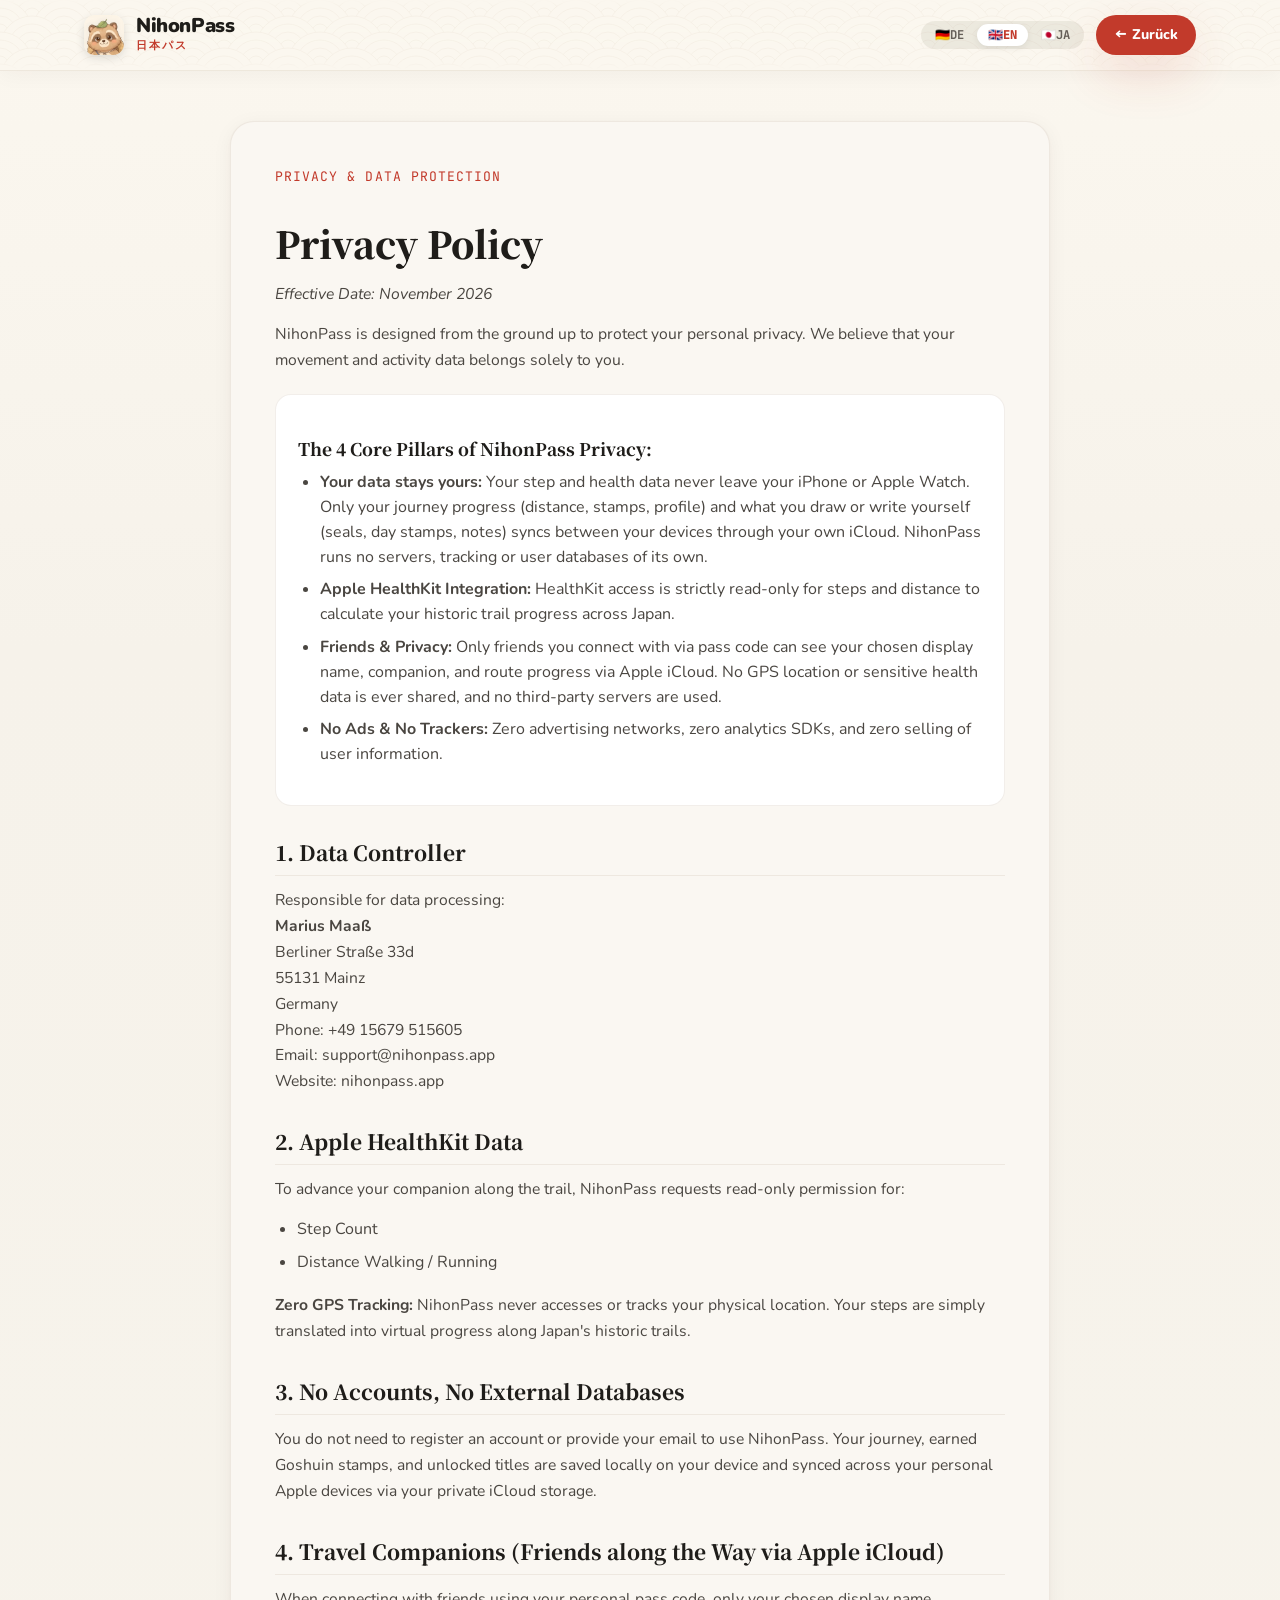
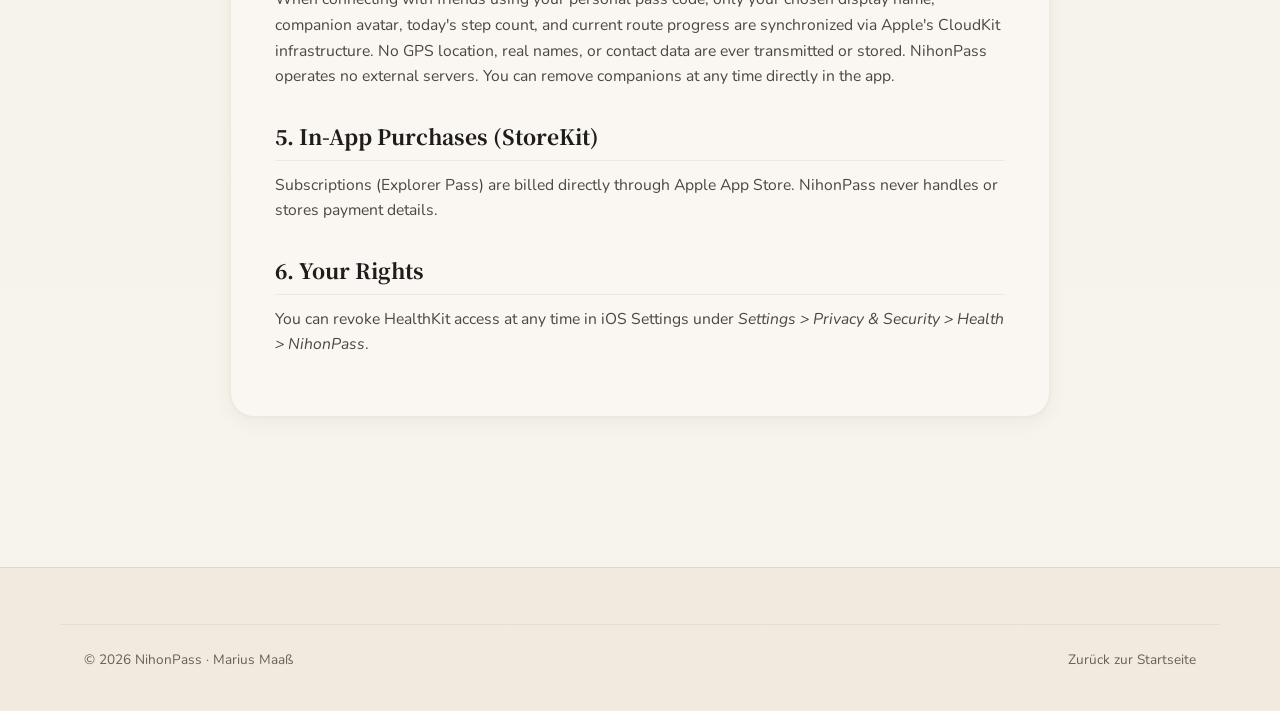
<file: datenschutz.html>
<!DOCTYPE html>
<html lang="de">
<head>
  <meta charset="UTF-8">
  <meta name="viewport" content="width=device-width, initial-scale=1.0, viewport-fit=cover">
  <meta name="theme-color" content="#FBF7EF">
  <meta name="apple-mobile-web-app-capable" content="yes">
  <meta name="apple-mobile-web-app-status-bar-style" content="default">
  <title>Datenschutzerklärung · NihonPass</title>
  <!-- Favicon & App Icons -->
  <link rel="icon" type="image/x-icon" href="favicon.ico">
  <link rel="icon" type="image/png" sizes="32x32" href="assets/icons/favicon-32x32.png">
  <link rel="icon" type="image/png" sizes="16x16" href="assets/icons/favicon-16x16.png">
  <link rel="apple-touch-icon" sizes="180x180" href="apple-touch-icon.png">
  <link rel="stylesheet" href="css/style.css?v=20261015_v1">
</head>
<body>

  <!-- Site Header -->
  <header class="site-header">
    <div class="container nav-wrap">
      <a href="index.html" class="brand-logo" aria-label="NihonPass Startseite">
        <img src="assets/images/AppIcon.png" alt="NihonPass Icon" class="brand-icon">
        <div class="brand-text">
          <span class="brand-name">NihonPass</span>
          <span class="brand-kanji">日本パス</span>
        </div>
      </a>

      <div class="nav-actions">
        <div class="lang-switcher" role="group" aria-label="Sprachauswahl">
          <button class="lang-btn active" data-lang="de" title="Deutsch" aria-label="Deutsch">
            <span class="lang-flag">🇩🇪</span><span class="lang-text">DE</span>
          </button>
          <button class="lang-btn" data-lang="en" title="English" aria-label="English">
            <span class="lang-flag">🇬🇧</span><span class="lang-text">EN</span>
          </button>
          <button class="lang-btn" data-lang="ja" title="日本語" aria-label="日本語">
            <span class="lang-flag">🇯🇵</span><span class="lang-text">JA</span>
          </button>
        </div>
        <a href="index.html" class="btn-cta-small">← Zurück</a>
      </div>
    </div>
  </header>

  <main class="legal-page-wrap">
    <div class="container">
      <article class="legal-card">
        
        <!-- DEUTSCH -->
        <div class="lang-content-section" data-lang-block="de">
          <span class="legal-subtitle">DATENSCHUTZ & PRIVATSPHÄRE · PRIVACY POLICY</span>
          <h1>Datenschutzerklärung</h1>
          <p><em>Stand: November 2026</em></p>

          <p>
            NihonPass wurde nach dem Grundsatz der maximalen Datensparsamkeit und dem Schutz deiner Privatsphäre entwickelt. Wir glauben fest daran, dass deine Fitness- und Bewegungsdaten dir allein gehören.
          </p>

          <div class="legal-bullet-box">
            <h3>Die 4 Grundpfeiler des NihonPass-Datenschutzes:</h3>
            <ul>
              <li><strong>Deine Daten bleiben bei dir:</strong> Deine Schritt- und Gesundheitsdaten verlassen dein iPhone und deine Apple Watch nicht. Nur dein Reisestand (Kilometer, Stempel, Profil) und was du selbst malst oder schreibst (Siegel, Tagesstempel, Notizen) wird über deine eigene iCloud zwischen deinen Geräten abgeglichen. NihonPass besitzt und betreibt keine eigenen Server, Tracking- oder Benutzer-Datenbanken.</li>
              <li><strong>Apple HealthKit (ausschließlich lesend):</strong> Der Zugriff auf Apple Health erfolgt rein lesend für Schritte und Gehstrecken, um deinen Fortschritt auf den virtuellen Reiserouten zu berechnen. Es werden keine Daten an Dritte übertragen.</li>
              <li><strong>Reisegefährten & Privatsphäre:</strong> Nur Gefährten, mit denen du deinen Pass-Code teilst, sehen deinen gewählten Anzeigenamen, deinen Begleiter und deinen Etappenfortschritt über Apple iCloud. Keine GPS-Standorte, keine echten Identitäten und kein Zugriff für Fremde.</li>
              <li><strong>Keine Werbetracker & keine Drittanbieter-SDKs:</strong> Keine Analytics-SDKs, keine Werbenetzwerke und kein Verkauf von Nutzerdaten.</li>
            </ul>
          </div>

          <h2>1. Verantwortlicher</h2>
          <p>
            Verantwortlicher für die Datenverarbeitung im Sinne der DSGVO ist:<br>
            <strong>Marius Maaß</strong><br>
            Berliner Straße 33d<br>
            55131 Mainz<br>
            Deutschland<br>
            Telefon: <a href="tel:+4915679515605">+49 (0) 15679 515605</a><br>
            E-Mail: <a href="mailto:support@nihonpass.app">support@nihonpass.app</a><br>
            Webseite: <a href="https://nihonpass.app">nihonpass.app</a>
          </p>

          <h2>2. Verarbeitung von Apple HealthKit Daten</h2>
          <p>
            Damit die App deine zurückgelegten Wege auf den japanischen Routen visualisieren kann, bittet NihonPass dich um die Freigabe der Leseerlaubnis für folgende HealthKit-Datenkategorien:
          </p>
          <ul>
            <li>Schrittzahl (Step Count)</li>
            <li>Geh- und Laufstrecke (Distance Walking / Running)</li>
          </ul>
          <p>
            <strong>Wichtig:</strong> NihonPass erfasst <em>keine</em> GPS-Standorte. Die App berechnet deine Position auf der virtuellen Japan-Karte rein rechnerisch aus deiner kumulierten Schritt- und Kilometerdistanz.
          </p>

          <h2>3. Keine Server, keine Benutzerkonten</h2>
          <p>
            Du musst für NihonPass kein Benutzerkonto anlegen und keine E-Mail-Adresse angeben. Dein Spielfortschritt, freigeschaltete Stempel und gesammelte Titel werden lokal im internen Speicher deines Geräts bzw. über deine persönliche iCloud zwischen deinen eigenen Geräten (iPhone und Apple Watch) synchronisiert.
          </p>

          <h2>4. Reisegefährten (Freunde am Wegesrand via Apple iCloud)</h2>
          <p>
            Wenn du dich mit Freunden über deinen persönlichen Pass-Code verbindest, werden lediglich dein gewählter Anzeigename, deine Begleiter-Figur, deine heutige Schrittzahl und dein aktueller Etappenfortschritt über Apples CloudKit-Infrastruktur synchronisiert. Es werden keine GPS-Standorte, keine Klarnamen und keine Kontaktdaten übertragen oder gespeichert. NihonPass betreibt hierfür keine externen Server. Du kannst verbundene Gefährten jederzeit mit einem Fingertipp in der App wieder entfernen.
          </p>

          <h2>5. In-App-Käufe und Abonnements (Apple StoreKit)</h2>
          <p>
            Der Kauf des Explorer Pass (Monats- oder Jahresabo) erfolgt direkt über Apples App Store und StoreKit. NihonPass erhält und speichert zu keinem Zeitpunkt Zahlungsdaten wie Kreditkartennummern oder Bankverbindungen. Die Zahlungsabwicklung unterliegt den Datenschutzbestimmungen von Apple.
          </p>

          <h2>6. Deine Rechte</h2>
          <p>
            Du hast jederzeit das Recht, den Zugriff auf Apple Health in den iOS-Einstellungen unter <em>Einstellungen &gt; Datenschutz &gt; Health &gt; NihonPass</em> zu widerrufen. Beim Löschen der App werden sämtliche lokal gespeicherten App-Daten unwiderruflich von deinem Gerät entfernt.
          </p>
        </div>

        <!-- ENGLISH -->
        <div class="lang-content-section" data-lang-block="en" style="display: none;">
          <span class="legal-subtitle">PRIVACY & DATA PROTECTION</span>
          <h1>Privacy Policy</h1>
          <p><em>Effective Date: November 2026</em></p>

          <p>
            NihonPass is designed from the ground up to protect your personal privacy. We believe that your movement and activity data belongs solely to you.
          </p>

          <div class="legal-bullet-box">
            <h3>The 4 Core Pillars of NihonPass Privacy:</h3>
            <ul>
              <li><strong>Your data stays yours:</strong> Your step and health data never leave your iPhone or Apple Watch. Only your journey progress (distance, stamps, profile) and what you draw or write yourself (seals, day stamps, notes) syncs between your devices through your own iCloud. NihonPass runs no servers, tracking or user databases of its own.</li>
              <li><strong>Apple HealthKit Integration:</strong> HealthKit access is strictly read-only for steps and distance to calculate your historic trail progress across Japan.</li>
              <li><strong>Friends & Privacy:</strong> Only friends you connect with via pass code can see your chosen display name, companion, and route progress via Apple iCloud. No GPS location or sensitive health data is ever shared, and no third-party servers are used.</li>
              <li><strong>No Ads & No Trackers:</strong> Zero advertising networks, zero analytics SDKs, and zero selling of user information.</li>
            </ul>
          </div>

          <h2>1. Data Controller</h2>
          <p>
            Responsible for data processing:<br>
            <strong>Marius Maaß</strong><br>
            Berliner Straße 33d<br>
            55131 Mainz<br>
            Germany<br>
            Phone: <a href="tel:+4915679515605">+49 15679 515605</a><br>
            Email: <a href="mailto:support@nihonpass.app">support@nihonpass.app</a><br>
            Website: <a href="https://nihonpass.app">nihonpass.app</a>
          </p>

          <h2>2. Apple HealthKit Data</h2>
          <p>
            To advance your companion along the trail, NihonPass requests read-only permission for:
          </p>
          <ul>
            <li>Step Count</li>
            <li>Distance Walking / Running</li>
          </ul>
          <p>
            <strong>Zero GPS Tracking:</strong> NihonPass never accesses or tracks your physical location. Your steps are simply translated into virtual progress along Japan's historic trails.
          </p>

          <h2>3. No Accounts, No External Databases</h2>
          <p>
            You do not need to register an account or provide your email to use NihonPass. Your journey, earned Goshuin stamps, and unlocked titles are saved locally on your device and synced across your personal Apple devices via your private iCloud storage.
          </p>

          <h2>4. Travel Companions (Friends along the Way via Apple iCloud)</h2>
          <p>
            When connecting with friends using your personal pass code, only your chosen display name, companion avatar, today's step count, and current route progress are synchronized via Apple's CloudKit infrastructure. No GPS location, real names, or contact data are ever transmitted or stored. NihonPass operates no external servers. You can remove companions at any time directly in the app.
          </p>

          <h2>5. In-App Purchases (StoreKit)</h2>
          <p>
            Subscriptions (Explorer Pass) are billed directly through Apple App Store. NihonPass never handles or stores payment details.
          </p>

          <h2>6. Your Rights</h2>
          <p>
            You can revoke HealthKit access at any time in iOS Settings under <em>Settings &gt; Privacy &amp; Security &gt; Health &gt; NihonPass</em>.
          </p>
        </div>

        <!-- JAPANESE -->
        <div class="lang-content-section" data-lang-block="ja" style="display: none;">
          <span class="legal-subtitle">プライバシーポリシー</span>
          <h1>プライバシー保護とデータ方針</h1>
          <p><em>最終改定日: 2026年11月</em></p>

          <p>
            NihonPassはお客様のプライバシーを最優先に設計されています。歩数や活動記録などの健康データは、お客様自身の大切な情報です。
          </p>

          <div class="legal-bullet-box">
            <h3>NihonPassの4つのプライバシー原則:</h3>
            <ul>
              <li><strong>データは手元に:</strong> 歩数やヘルスケアのデータは端末から出ません。旅の進み具合（距離・御朱印・プロフィール）と、自分で描いた印や書いたメモだけが、あなた自身のiCloudを通じて端末間で同期されます。NihonPassは独自のサーバーや追跡の仕組みを持っていません。</li>
              <li><strong>Apple ヘルスケア連携:</strong> 歩数と移動距離データは読み取り専用でアクセスされ、街道上の進捗計算にのみ使用されます。</li>
              <li><strong>旅仲間とプライバシー:</strong> 旅券番号でお互いにつながった友達にのみ、設定した表示名、相棒、街道の進み具合がAppleのiCloudを通じて共有されます。GPS位置情報や詳細な健康データは一切共有されず、外部サーバーも使用しません。</li>
              <li><strong>広告・サードパーティ追跡なし:</strong> サードパーティ製SDKや広告ネットワークは一切導入していません。ユーザーデータの売買も行いません。</li>
            </ul>
          </div>

          <h2>1. 開発者・データ管理者</h2>
          <p>
            <strong>Marius Maaß（マリウス・マース）</strong><br>
            Berliner Straße 33d<br>
            55131 Mainz, ドイツ<br>
            電話番号: <a href="tel:+4915679515605">+49 15679 515605</a><br>
            メール: <a href="mailto:support@nihonpass.app">support@nihonpass.app</a><br>
            Webサイト: <a href="https://nihonpass.app">nihonpass.app</a>
          </p>

          <h2>2. ヘルスケアデータの取り扱い</h2>
          <p>
            街道での歩行距離を計算するため、以下のヘルスケアデータの読み取り許可のみをリクエストします：
          </p>
          <ul>
            <li>歩数 (Step Count)</li>
            <li>ウォーキング・ランニングの距離 (Distance Walking / Running)</li>
          </ul>
          <p>
            <strong>GPS不使用:</strong> アプリがお客様の現在地（GPS）を取得・記録することは一切ありません。
          </p>

          <h2>3. アカウント登録不要</h2>
          <p>
            ユーザー登録やメールアドレスの入力は不要です。獲得した御朱印スタンプや進捗データは端末内およびお客様個人のiCloud領域にのみ保存されます。
          </p>

          <h2>4. 旅仲間機能（Apple iCloud連携）</h2>
          <p>
            旅券番号（パスコード）で友達とつながる場合、設定した表示名、相棒キャラクター、本日の歩数、街道の進み具合のみがAppleのCloudKitを通じて同期されます。GPS位置情報や本名、連絡先データは一切取得・送信されません。外部サーバーは使用せず、いつでもアプリ内から旅仲間を解除できます。
          </p>
        </div>

      </article>
    </div>
  </main>

  <footer class="site-footer">
    <div class="container footer-bottom">
      <span>© 2026 NihonPass · Marius Maaß</span>
      <a href="index.html">Zurück zur Startseite</a>
    </div>
  </footer>

  <script src="js/translations.js?v=20261003a"></script>
  <script>
    // Spezielles Umschalten für Unterseiten mit Textblöcken
    function switchLegalLang(lang) {
      document.querySelectorAll('[data-lang-block]').forEach(b => {
        if (b.getAttribute('data-lang-block') === lang) {
          b.style.display = 'block';
        } else {
          b.style.display = 'none';
        }
      });
      document.querySelectorAll('.lang-btn').forEach(btn => {
        btn.classList.toggle('active', btn.getAttribute('data-lang') === lang);
      });
      document.documentElement.lang = lang;
      localStorage.setItem('nihonpass_lang', lang);
    }

    document.querySelectorAll('.lang-btn').forEach(btn => {
      btn.addEventListener('click', (e) => {
        switchLegalLang(e.currentTarget.getAttribute('data-lang'));
      });
    });

    const saved = localStorage.getItem('nihonpass_lang') || 'de';
    switchLegalLang(saved);
  </script>
</body>
</html>
</file>
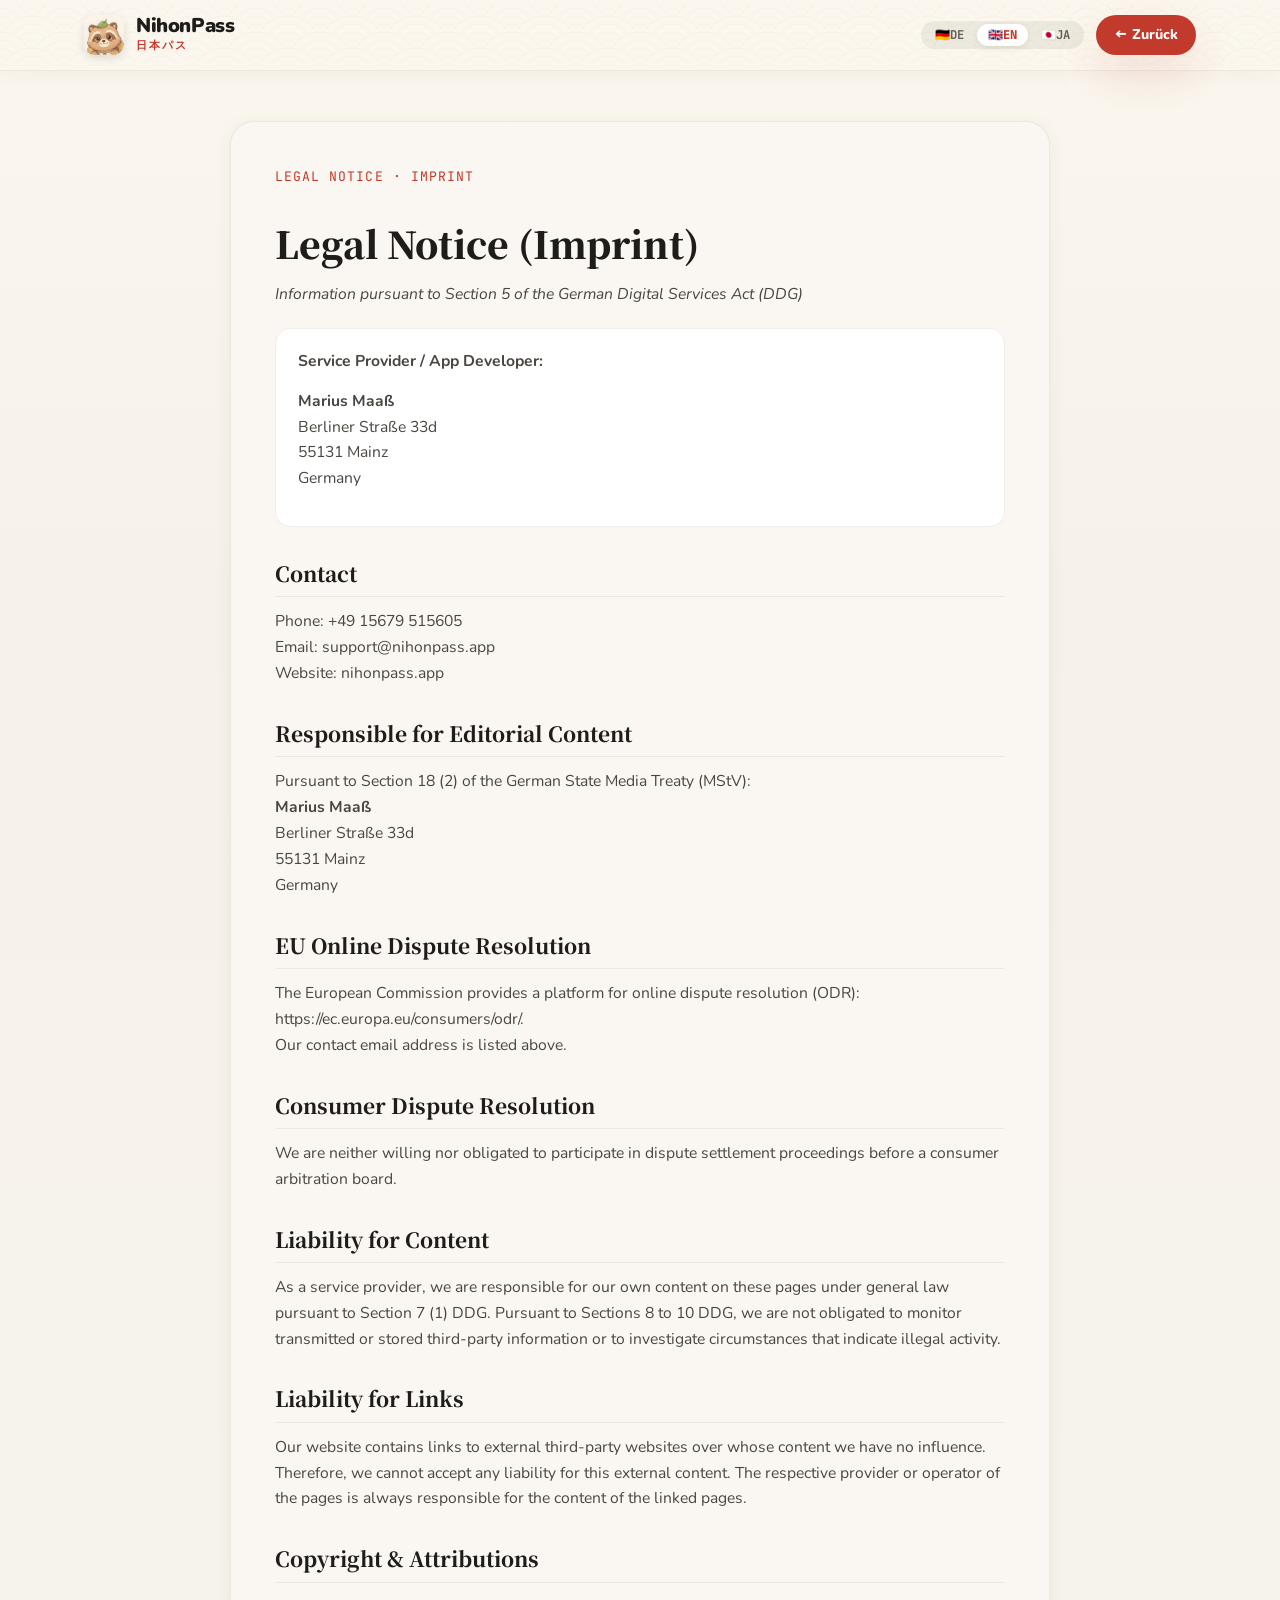
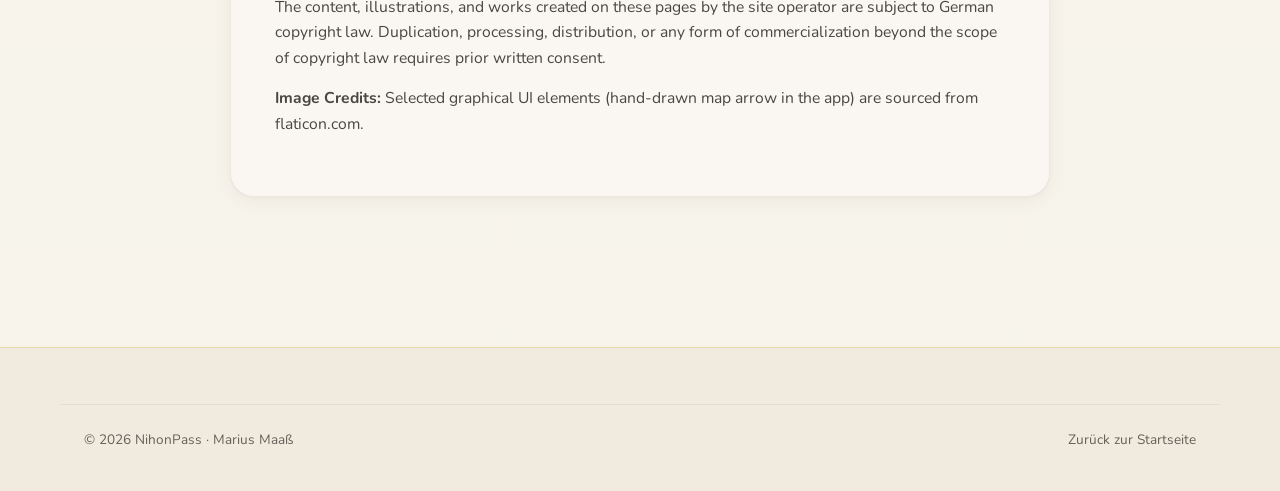
<file: impressum.html>
<!DOCTYPE html>
<html lang="de">
<head>
  <meta charset="UTF-8">
  <meta name="viewport" content="width=device-width, initial-scale=1.0, viewport-fit=cover">
  <meta name="theme-color" content="#FBF7EF">
  <meta name="apple-mobile-web-app-capable" content="yes">
  <meta name="apple-mobile-web-app-status-bar-style" content="default">
  <title>Impressum · NihonPass</title>
  <!-- Favicon & App Icons -->
  <link rel="icon" type="image/x-icon" href="favicon.ico">
  <link rel="icon" type="image/png" sizes="32x32" href="assets/icons/favicon-32x32.png">
  <link rel="icon" type="image/png" sizes="16x16" href="assets/icons/favicon-16x16.png">
  <link rel="apple-touch-icon" sizes="180x180" href="apple-touch-icon.png">
  <link rel="stylesheet" href="css/style.css?v=20261015_v1">
</head>
<body>

  <!-- Site Header -->
  <header class="site-header">
    <div class="container nav-wrap">
      <a href="index.html" class="brand-logo" aria-label="NihonPass Startseite">
        <img src="assets/images/AppIcon.png" alt="NihonPass Icon" class="brand-icon">
        <div class="brand-text">
          <span class="brand-name">NihonPass</span>
          <span class="brand-kanji">日本パス</span>
        </div>
      </a>

      <div class="nav-actions">
        <div class="lang-switcher" role="group" aria-label="Sprachauswahl">
          <button class="lang-btn active" data-lang="de" title="Deutsch" aria-label="Deutsch">
            <span class="lang-flag">🇩🇪</span><span class="lang-text">DE</span>
          </button>
          <button class="lang-btn" data-lang="en" title="English" aria-label="English">
            <span class="lang-flag">🇬🇧</span><span class="lang-text">EN</span>
          </button>
          <button class="lang-btn" data-lang="ja" title="日本語" aria-label="日本語">
            <span class="lang-flag">🇯🇵</span><span class="lang-text">JA</span>
          </button>
        </div>
        <a href="index.html" class="btn-cta-small">← Zurück</a>
      </div>
    </div>
  </header>

  <main class="legal-page-wrap">
    <div class="container">
      <article class="legal-card">

        <!-- DEUTSCH -->
        <div class="lang-content-section" data-lang-block="de">
          <span class="legal-subtitle">RECHTLICHE ANGABEN · IMPRESSUM</span>
          <h1>Impressum</h1>
          <p><em>Angaben gemäß § 5 Digitale-Dienste-Gesetz (DDG)</em></p>

          <div class="legal-bullet-box">
            <p><strong>Dienstanbieter:</strong></p>
            <p>
              <strong>Marius Maaß</strong><br>
              Berliner Straße 33d<br>
              55131 Mainz<br>
              Deutschland
            </p>
          </div>

          <h2>Kontakt</h2>
          <p>
            Telefon: <a href="tel:+4915679515605">+49 (0) 15679 515605</a><br>
            E-Mail: <a href="mailto:support@nihonpass.app">support@nihonpass.app</a><br>
            Webseite: <a href="https://nihonpass.app">nihonpass.app</a>
          </p>

          <h2>Verantwortlich für redaktionelle Inhalte</h2>
          <p>
            Verantwortlich gemäß § 18 Abs. 2 Medienstaatsvertrag (MStV):<br>
            <strong>Marius Maaß</strong><br>
            Berliner Straße 33d<br>
            55131 Mainz<br>
            Deutschland
          </p>

          <h2>EU-Streitschlichtung</h2>
          <p>
            Die Europäische Kommission stellt eine Plattform zur Online-Streitbeilegung (OS) bereit: 
            <a href="https://ec.europa.eu/consumers/odr/" target="_blank" rel="noopener">https://ec.europa.eu/consumers/odr/</a>.<br>
            Unsere E-Mail-Adresse finden Sie oben im Impressum.
          </p>

          <h2>Verbraucherstreitbeilegung / Universalschlichtungsstelle</h2>
          <p>
            Wir sind nicht bereit oder verpflichtet, an Streitbeilegungsverfahren vor einer Verbraucherschlichtungsstelle teilzunehmen.
          </p>

          <h2>Haftung für Inhalte</h2>
          <p>
            Als Diensteanbieter sind wir gemäß § 7 Abs. 1 DDG für eigene Inhalte auf diesen Seiten nach den allgemeinen Gesetzen verantwortlich. Nach §§ 8 bis 10 DDG sind wir als Diensteanbieter jedoch nicht verpflichtet, übermittelte oder gespeicherte fremde Informationen zu überwachen oder nach Umständen zu forschen, die auf eine rechtswidrige Tätigkeit hinweisen.
          </p>

          <h2>Haftung für Links</h2>
          <p>
            Unser Angebot enthält Links zu externen Websites Dritter, auf deren Inhalte wir keinen Einfluss haben. Deshalb können wir für diese fremden Inhalte auch keine Gewähr übernehmen. Für die Inhalte der verlinkten Seiten ist stets der jeweilige Anbieter oder Betreiber der Seiten verantwortlich.
          </p>

          <h2>Urheberrecht &amp; Bildnachweise</h2>
          <p>
            Die durch den Seitenbetreiber erstellten Inhalte, Illustrationen und Werke auf diesen Seiten unterliegen dem deutschen Urheberrecht. Die Vervielfältigung, Bearbeitung, Verbreitung und jede Art der Verwertung außerhalb der Grenzen des Urheberrechtes bedürfen der schriftlichen Zustimmung des Autors bzw. Erstellers.
          </p>
          <p>
            <strong>Bildnachweise:</strong> Einzelne grafische UI-Elemente (handgezeichneter Hinweispfeil in der App) stammen von <a href="https://www.flaticon.com" target="_blank" rel="noopener">flaticon.com</a>.
          </p>
        </div>

        <!-- ENGLISH -->
        <div class="lang-content-section" data-lang-block="en" style="display: none;">
          <span class="legal-subtitle">LEGAL NOTICE · IMPRINT</span>
          <h1>Legal Notice (Imprint)</h1>
          <p><em>Information pursuant to Section 5 of the German Digital Services Act (DDG)</em></p>

          <div class="legal-bullet-box">
            <p><strong>Service Provider / App Developer:</strong></p>
            <p>
              <strong>Marius Maaß</strong><br>
              Berliner Straße 33d<br>
              55131 Mainz<br>
              Germany
            </p>
          </div>

          <h2>Contact</h2>
          <p>
            Phone: <a href="tel:+4915679515605">+49 15679 515605</a><br>
            Email: <a href="mailto:support@nihonpass.app">support@nihonpass.app</a><br>
            Website: <a href="https://nihonpass.app">nihonpass.app</a>
          </p>

          <h2>Responsible for Editorial Content</h2>
          <p>
            Pursuant to Section 18 (2) of the German State Media Treaty (MStV):<br>
            <strong>Marius Maaß</strong><br>
            Berliner Straße 33d<br>
            55131 Mainz<br>
            Germany
          </p>

          <h2>EU Online Dispute Resolution</h2>
          <p>
            The European Commission provides a platform for online dispute resolution (ODR): 
            <a href="https://ec.europa.eu/consumers/odr/" target="_blank" rel="noopener">https://ec.europa.eu/consumers/odr/</a>.<br>
            Our contact email address is listed above.
          </p>

          <h2>Consumer Dispute Resolution</h2>
          <p>
            We are neither willing nor obligated to participate in dispute settlement proceedings before a consumer arbitration board.
          </p>

          <h2>Liability for Content</h2>
          <p>
            As a service provider, we are responsible for our own content on these pages under general law pursuant to Section 7 (1) DDG. Pursuant to Sections 8 to 10 DDG, we are not obligated to monitor transmitted or stored third-party information or to investigate circumstances that indicate illegal activity.
          </p>

          <h2>Liability for Links</h2>
          <p>
            Our website contains links to external third-party websites over whose content we have no influence. Therefore, we cannot accept any liability for this external content. The respective provider or operator of the pages is always responsible for the content of the linked pages.
          </p>

          <h2>Copyright &amp; Attributions</h2>
          <p>
            The content, illustrations, and works created on these pages by the site operator are subject to German copyright law. Duplication, processing, distribution, or any form of commercialization beyond the scope of copyright law requires prior written consent.
          </p>
          <p>
            <strong>Image Credits:</strong> Selected graphical UI elements (hand-drawn map arrow in the app) are sourced from <a href="https://www.flaticon.com" target="_blank" rel="noopener">flaticon.com</a>.
          </p>
        </div>

        <!-- JAPANESE -->
        <div class="lang-content-section" data-lang-block="ja" style="display: none;">
          <span class="legal-subtitle">法的表記 · 運営者情報</span>
          <h1>運営者情報・法的表記</h1>
          <p><em>ドイツ・デジタルサービス法（DDG第5条）および関連法規に基づく開示情報</em></p>

          <div class="legal-bullet-box">
            <p><strong>サービス提供者 / 開発者:</strong></p>
            <p>
              <strong>Marius Maaß（マリウス・マース）</strong><br>
              Berliner Straße 33d<br>
              55131 Mainz<br>
              ドイツ (Germany)
            </p>
          </div>

          <h2>お問い合わせ</h2>
          <p>
            電話番号: <a href="tel:+4915679515605">+49 15679 515605</a><br>
            メールアドレス: <a href="mailto:support@nihonpass.app">support@nihonpass.app</a><br>
            ウェブサイト: <a href="https://nihonpass.app">nihonpass.app</a>
          </p>

          <h2>コンテンツ編集責任者</h2>
          <p>
            ドイツ州間メディア協定（MStV第18条2項）に基づく責任者:<br>
            <strong>Marius Maaß（マリウス・マース）</strong><br>
            Berliner Straße 33d<br>
            55131 Mainz, ドイツ
          </p>

          <h2>EU紛争解決について</h2>
          <p>
            欧州委員会はオンライン紛争解決（ODR）プラットフォームを提供しています: 
            <a href="https://ec.europa.eu/consumers/odr/" target="_blank" rel="noopener">https://ec.europa.eu/consumers/odr/</a><br>
            連絡先メールアドレスは上記の通りです。なお、消費者仲裁機関における紛争解決手続きに参加する義務を負わず、また参加いたしません。
          </p>

          <h2>免責事項（コンテンツおよびリンク）</h2>
          <p>
            当ウェブサイトおよびアプリ上のコンテンツには細心の注意を払っておりますが、その正確性や完全性を恒久的に保証するものではありません。また、外部リンク先の第三者サイトのコンテンツについて当方は責任を負いかねます。
          </p>

          <h2>著作権・クレジットについて</h2>
          <p>
            当ウェブサイトおよびNihonPassアプリ内に掲載されているすべての文章、デザイン、キャラクターイラスト（タヌキ、柴犬、ネコ、キツネ）、オリジナル御朱印スタンプ、画像、プログラム等の著作権は開発者・制作者に帰属します。無断転載・複製・改変等を固く禁じます。
          </p>
          <p>
            <strong>画像クレジット:</strong> アプリ内の一部のグラフィック要素（地図上の手描き風矢印アイコン）は <a href="https://www.flaticon.com" target="_blank" rel="noopener">flaticon.com</a> の素材を使用しています。
          </p>
        </div>

      </article>
    </div>
  </main>

  <footer class="site-footer">
    <div class="container footer-bottom">
      <span>© 2026 NihonPass · Marius Maaß</span>
      <a href="index.html">Zurück zur Startseite</a>
    </div>
  </footer>

  <script src="js/translations.js?v=20261006"></script>
  <script src="js/main.js?v=20261006"></script>
  <script>
    // Fallback Umschalten für Unterseiten mit Textblöcken
    function switchLegalLang(lang) {
      document.querySelectorAll('[data-lang-block]').forEach(b => {
        b.style.display = (b.getAttribute('data-lang-block') === lang) ? 'block' : 'none';
      });
      document.querySelectorAll('.lang-btn').forEach(btn => {
        btn.classList.toggle('active', btn.getAttribute('data-lang') === lang);
      });
      document.documentElement.lang = lang;
      localStorage.setItem('nihonpass_lang', lang);
    }

    document.querySelectorAll('.lang-btn').forEach(btn => {
      btn.addEventListener('click', (e) => {
        switchLegalLang(e.currentTarget.getAttribute('data-lang'));
      });
    });

    const saved = localStorage.getItem('nihonpass_lang') || 'de';
    switchLegalLang(saved);
  </script>
</body>
</html>
</file>
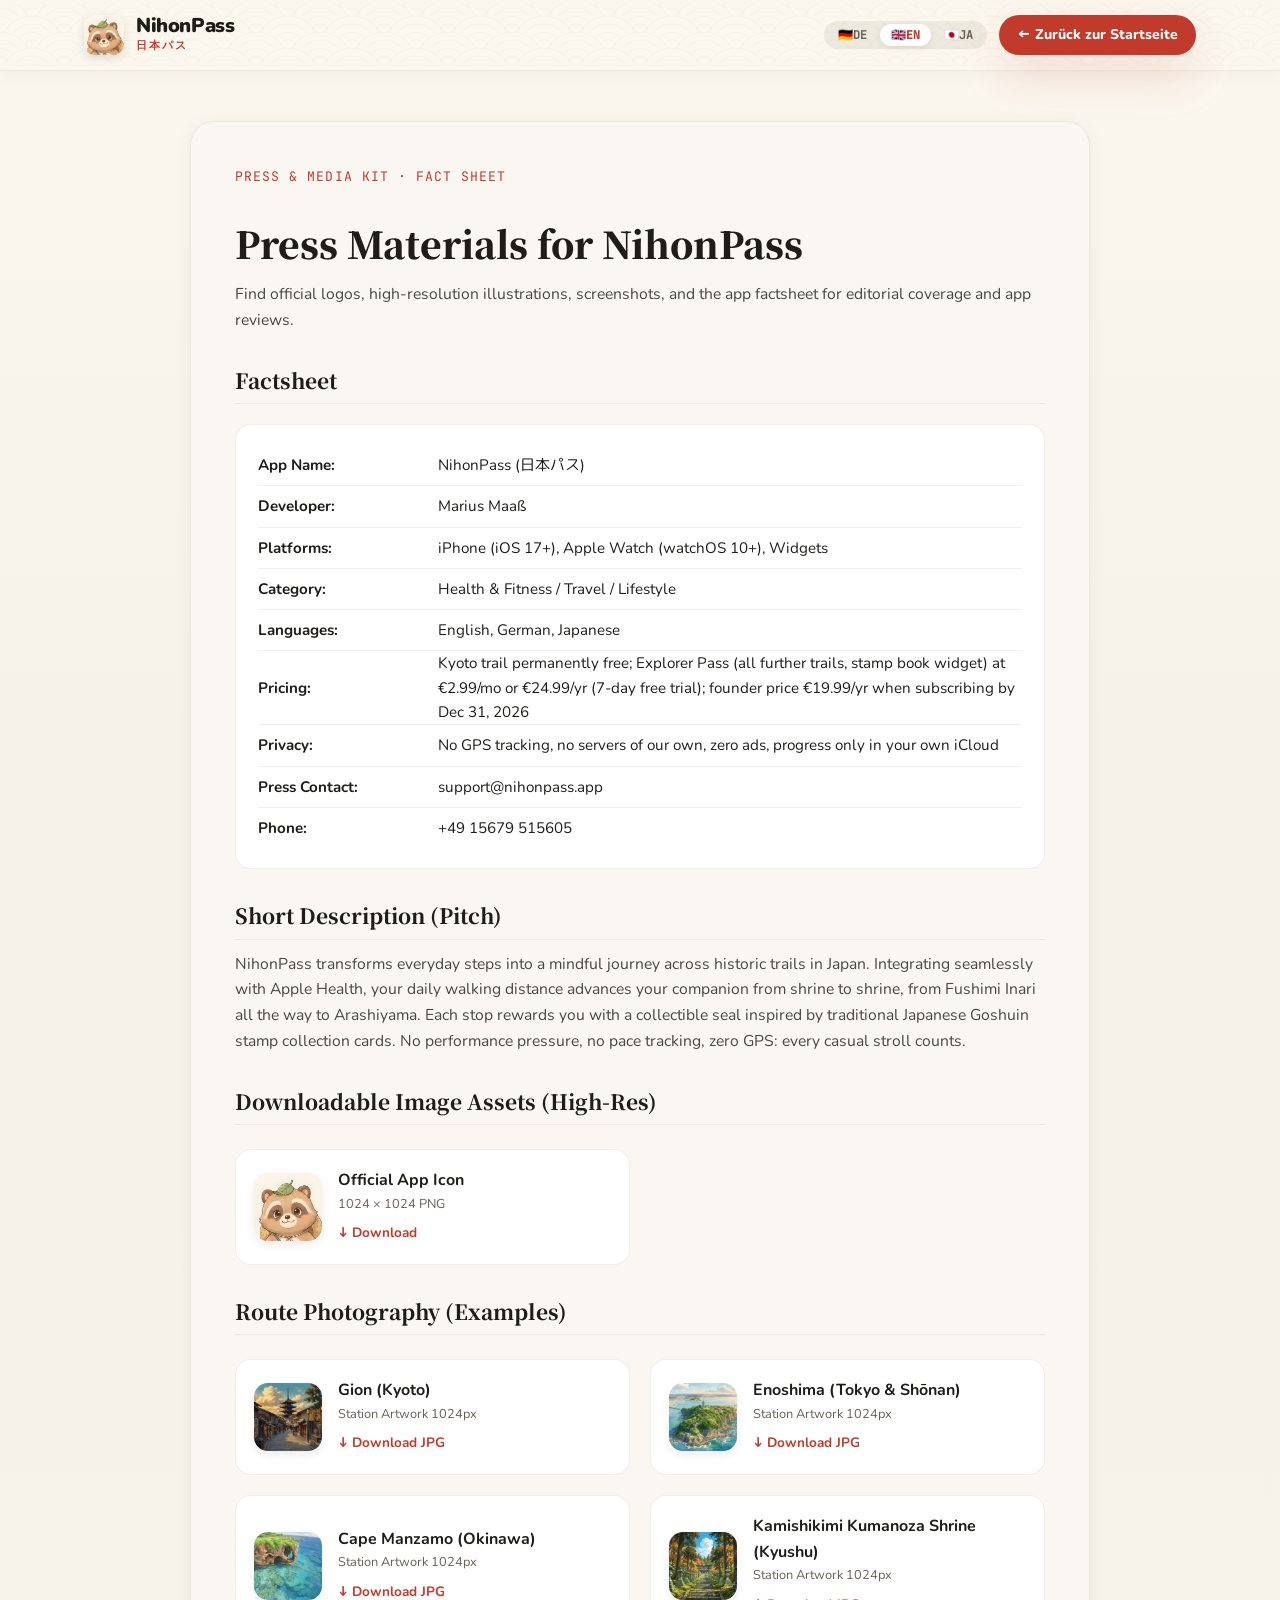
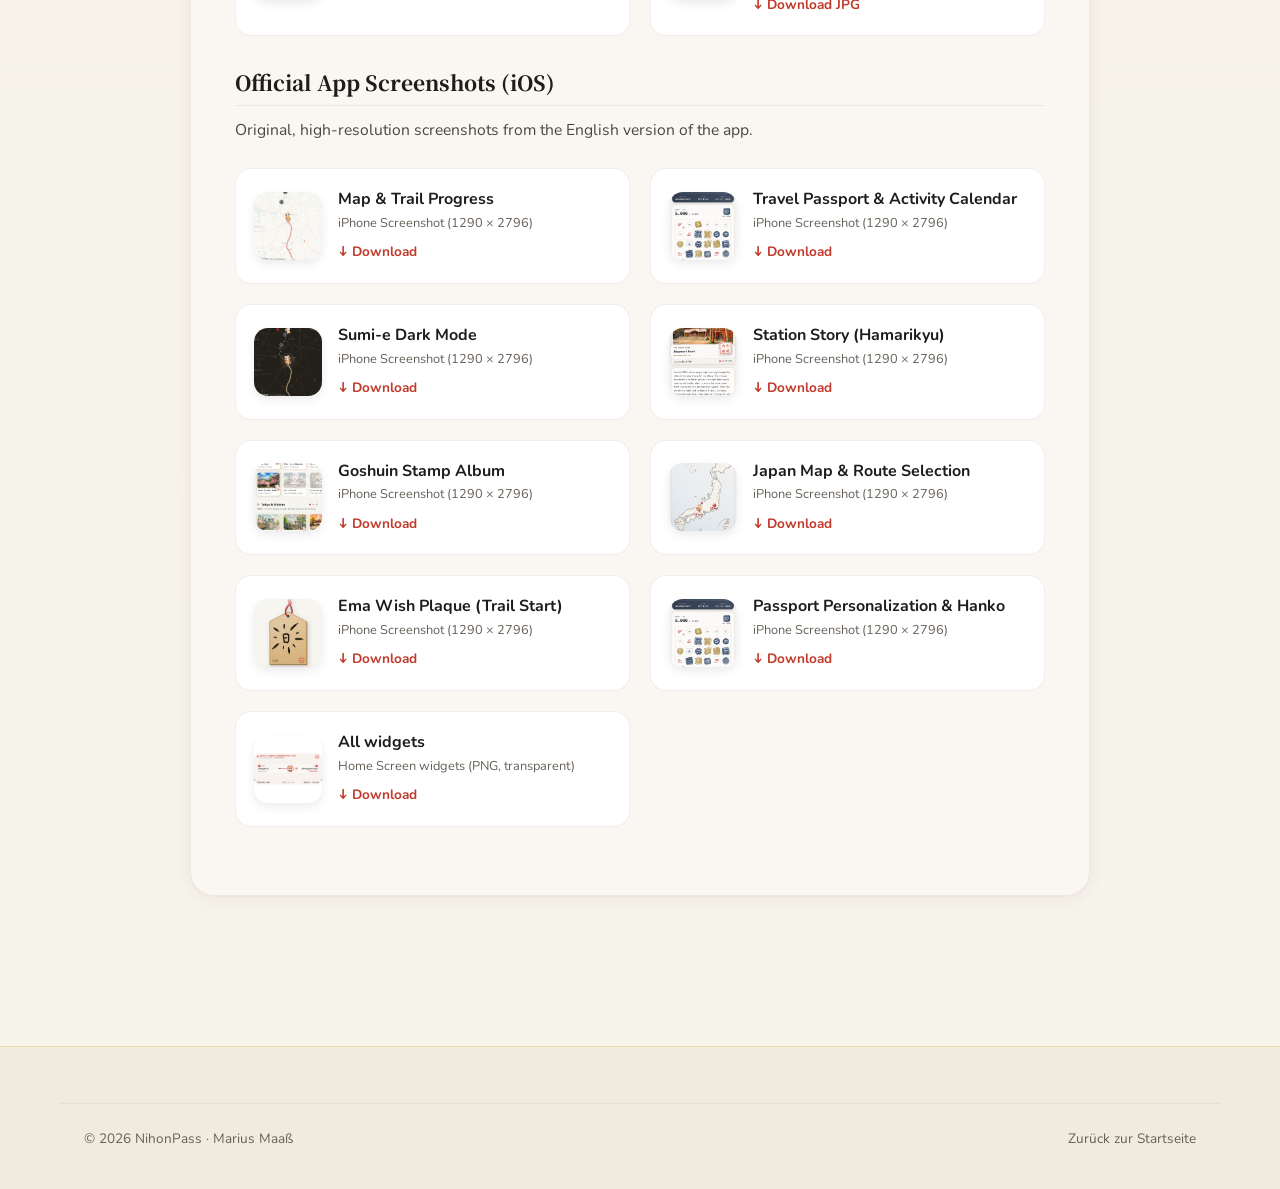
<file: presse.html>
<!DOCTYPE html>
<html lang="de">
<head>
  <meta charset="UTF-8">
  <meta name="viewport" content="width=device-width, initial-scale=1.0, viewport-fit=cover">
  <meta name="theme-color" content="#FBF7EF">
  <meta name="apple-mobile-web-app-capable" content="yes">
  <meta name="apple-mobile-web-app-status-bar-style" content="default">
  <title>Presse & Media Kit · NihonPass</title>
  <!-- Favicon & App Icons -->
  <link rel="icon" type="image/x-icon" href="favicon.ico">
  <link rel="icon" type="image/png" sizes="32x32" href="assets/icons/favicon-32x32.png">
  <link rel="icon" type="image/png" sizes="16x16" href="assets/icons/favicon-16x16.png">
  <link rel="apple-touch-icon" sizes="180x180" href="apple-touch-icon.png">
  <link rel="stylesheet" href="css/style.css?v=20261015_v1">
</head>
<body>

  <!-- Site Header -->
  <header class="site-header">
    <div class="container nav-wrap">
      <a href="index.html" class="brand-logo" aria-label="NihonPass Startseite">
        <img src="assets/images/AppIcon.png" alt="NihonPass Icon" class="brand-icon">
        <div class="brand-text">
          <span class="brand-name">NihonPass</span>
          <span class="brand-kanji">日本パス</span>
        </div>
      </a>

      <div class="nav-actions">
        <div class="lang-switcher" role="group" aria-label="Sprachauswahl">
          <button class="lang-btn active" data-lang="de" title="Deutsch" aria-label="Deutsch">
            <span class="lang-flag">🇩🇪</span><span class="lang-text">DE</span>
          </button>
          <button class="lang-btn" data-lang="en" title="English" aria-label="English">
            <span class="lang-flag">🇬🇧</span><span class="lang-text">EN</span>
          </button>
          <button class="lang-btn" data-lang="ja" title="日本語" aria-label="日本語">
            <span class="lang-flag">🇯🇵</span><span class="lang-text">JA</span>
          </button>
        </div>
        <a href="index.html" class="btn-cta-small">← Zurück zur Startseite</a>
      </div>
    </div>
  </header>

  <main class="legal-page-wrap">
    <div class="container">
      <article class="legal-card" style="max-width: 900px;">

        <!-- ==================== DEUTSCH ==================== -->
        <div class="lang-content-section" data-lang-block="de">
          <span class="legal-subtitle">PRESSE & MEDIA KIT · FACT SHEET</span>
          <h1>Pressematerialien für NihonPass</h1>
          <p>
            Hier findest du offizielle Logos, hochauflösende Illustrationen, Screenshots und das Factsheet zur App für redaktionelle Berichterstattung.
          </p>

          <h2>Factsheet</h2>
          <div class="legal-bullet-box">
            <table style="width: 100%; border-collapse: collapse; font-size: 0.95rem;">
              <tr style="border-bottom: 1px solid var(--c-border-subtle);"><td style="padding: 8px 0; font-weight: 700; width: 180px;">App-Name:</td><td>NihonPass (日本パス)</td></tr>
              <tr style="border-bottom: 1px solid var(--c-border-subtle);"><td style="padding: 8px 0; font-weight: 700;">Entwickler:</td><td>Marius Maaß</td></tr>
              <tr style="border-bottom: 1px solid var(--c-border-subtle);"><td style="padding: 8px 0; font-weight: 700;">Plattformen:</td><td>iPhone (iOS 17+), Apple Watch (watchOS 10+), Widgets</td></tr>
              <tr style="border-bottom: 1px solid var(--c-border-subtle);"><td style="padding: 8px 0; font-weight: 700;">Kategorie:</td><td>Gesundheit & Fitness / Reisen / Lebensstil</td></tr>
              <tr style="border-bottom: 1px solid var(--c-border-subtle);"><td style="padding: 8px 0; font-weight: 700;">Sprachen:</td><td>Deutsch, Englisch, Japanisch</td></tr>
              <tr style="border-bottom: 1px solid var(--c-border-subtle);"><td style="padding: 8px 0; font-weight: 700;">Preis:</td><td>Kyoto-Route dauerhaft kostenlos; Explorer Pass (alle weiteren Routen, Stempelbuch-Widget) für 2,99 €/Monat bzw. 24,99 €/Jahr (7 Tage Testphase); Gründerpreis 19,99 €/Jahr bei Abschluss bis 31.12.2026</td></tr>
              <tr style="border-bottom: 1px solid var(--c-border-subtle);"><td style="padding: 8px 0; font-weight: 700;">Datenschutz:</td><td>Kein GPS, keine eigenen Server, keine Werbung, Reisestand nur in der eigenen iCloud</td></tr>
              <tr style="border-bottom: 1px solid var(--c-border-subtle);"><td style="padding: 8px 0; font-weight: 700;">Pressekontakt:</td><td><a href="mailto:support@nihonpass.app">support@nihonpass.app</a></td></tr>
              <tr><td style="padding: 8px 0; font-weight: 700;">Telefon:</td><td><a href="tel:+4915679515605">+49 (0) 15679 515605</a></td></tr>
            </table>
          </div>

          <h2>Kurzbeschreibung (Pitch)</h2>
          <p>
            NihonPass macht aus alltäglichen Schritten eine Reise auf echten Wegen durch Japan. Die App liest Schritte und Gehstrecke aus Apple Health. Damit wandert die Figur des Nutzers auf einer Karte von Station zu Station, zum Beispiel vom Fushimi-Inari-Schrein bis nach Arashiyama. An jeder Station gibt es einen Stempel wie im japanischen Goshuin-Stempelbuch. Kein Leistungsdruck, keine Pace, kein GPS: Jeder Spaziergang zählt.
          </p>

          <h2>Downloadbare Bild-Assets (High-Res)</h2>
          <div class="press-assets-grid">
            <div class="asset-download-card">
              <img src="assets/images/AppIcon.png" alt="NihonPass App Icon" class="asset-thumb">
              <div>
                <strong>Offizielles App-Icon</strong>
                <div style="font-size: 0.8rem; color: var(--c-pass-gray); margin-bottom: 6px;">1024 × 1024 PNG</div>
                <a href="assets/images/AppIcon.png" download="NihonPass_AppIcon.png" style="color: var(--c-hanko-red); font-weight: 700; font-size: 0.85rem;">↓ Herunterladen</a>
              </div>
            </div>
          </div>

          <h2>Routenfotos (Beispiele)</h2>
          <div class="press-assets-grid">
            <div class="asset-download-card">
              <img src="assets/images/gion_district_photo.jpg" alt="Kyoto Station" class="asset-thumb">
              <div>
                <strong>Gion (Kyoto)</strong>
                <div style="font-size: 0.8rem; color: var(--c-pass-gray); margin-bottom: 6px;">Stations-Artwork 1024px</div>
                <a href="assets/images/gion_district_photo.jpg" download="Gion_Kyoto.jpg" style="color: var(--c-hanko-red); font-weight: 700; font-size: 0.85rem;">↓ Herunterladen</a>
              </div>
            </div>

            <div class="asset-download-card">
              <img src="assets/images/enoshima_island_photo.jpg" alt="Enoshima Station" class="asset-thumb">
              <div>
                <strong>Enoshima (Tokio & Shōnan)</strong>
                <div style="font-size: 0.8rem; color: var(--c-pass-gray); margin-bottom: 6px;">Stations-Artwork 1024px</div>
                <a href="assets/images/enoshima_island_photo.jpg" download="Enoshima_Island.jpg" style="color: var(--c-hanko-red); font-weight: 700; font-size: 0.85rem;">↓ Herunterladen</a>
              </div>
            </div>

            <div class="asset-download-card">
              <img src="assets/images/cape_manzamo_photo.jpg" alt="Okinawa Station" class="asset-thumb">
              <div>
                <strong>Kap Manzamo (Okinawa)</strong>
                <div style="font-size: 0.8rem; color: var(--c-pass-gray); margin-bottom: 6px;">Stations-Artwork 1024px</div>
                <a href="assets/images/cape_manzamo_photo.jpg" download="Kap_Manzamo_Okinawa.jpg" style="color: var(--c-hanko-red); font-weight: 700; font-size: 0.85rem;">↓ Herunterladen</a>
              </div>
            </div>

            <div class="asset-download-card">
              <img src="assets/images/kamishikimi_shrine_photo.jpg" alt="Kyushu Station" class="asset-thumb">
              <div>
                <strong>Kamishikimi-Schrein (Kyushu)</strong>
                <div style="font-size: 0.8rem; color: var(--c-pass-gray); margin-bottom: 6px;">Stations-Artwork 1024px</div>
                <a href="assets/images/kamishikimi_shrine_photo.jpg" download="Kamishikimi_Kyushu.jpg" style="color: var(--c-hanko-red); font-weight: 700; font-size: 0.85rem;">↓ Herunterladen</a>
              </div>
            </div>
          </div>

          <h2>Offizielle App-Screenshots (iOS)</h2>
          <p>Originale, hochauflösende Bildschirmfotos aus der deutschsprachigen App.</p>
          <div class="press-assets-grid">
            <div class="asset-download-card">
              <img src="assets/images/screenshots/de/karte_reise.jpg" alt="Karte & Reise" class="asset-thumb" style="object-fit: cover;">
              <div>
                <strong>Karte & Reiseansicht</strong>
                <div style="font-size: 0.8rem; color: var(--c-pass-gray); margin-bottom: 6px;">iPhone Screenshot (1290 × 2796)</div>
                <a href="assets/images/screenshots/de/gross/karte_reise.jpg" download="NihonPass_DE_Karte_Reise.jpg" style="color: var(--c-hanko-red); font-weight: 700; font-size: 0.85rem;">↓ Herunterladen</a>
              </div>
            </div>

            <div class="asset-download-card">
              <img src="assets/images/screenshots/de/profil_kalender.jpg" alt="Profil & Kalender" class="asset-thumb" style="object-fit: cover;">
              <div>
                <strong>Reisepass & Aktivitätskalender</strong>
                <div style="font-size: 0.8rem; color: var(--c-pass-gray); margin-bottom: 6px;">iPhone Screenshot (1290 × 2796)</div>
                <a href="assets/images/screenshots/de/gross/profil_kalender.jpg" download="NihonPass_DE_Profil_Kalender.jpg" style="color: var(--c-hanko-red); font-weight: 700; font-size: 0.85rem;">↓ Herunterladen</a>
              </div>
            </div>

            <div class="asset-download-card">
              <img src="assets/images/screenshots/de/dark_mode.jpg" alt="Sumi-e Nachtmodus" class="asset-thumb" style="object-fit: cover;">
              <div>
                <strong>Sumi-e Nachtmodus</strong>
                <div style="font-size: 0.8rem; color: var(--c-pass-gray); margin-bottom: 6px;">iPhone Screenshot (1290 × 2796)</div>
                <a href="assets/images/screenshots/de/gross/dark_mode.jpg" download="NihonPass_DE_Dark_Mode.jpg" style="color: var(--c-hanko-red); font-weight: 700; font-size: 0.85rem;">↓ Herunterladen</a>
              </div>
            </div>

            <div class="asset-download-card">
              <img src="assets/images/screenshots/de/station_detail.jpg" alt="Station Detail" class="asset-thumb" style="object-fit: cover;">
              <div>
                <strong>Stationsgeschichte (Hamarikyū)</strong>
                <div style="font-size: 0.8rem; color: var(--c-pass-gray); margin-bottom: 6px;">iPhone Screenshot (1290 × 2796)</div>
                <a href="assets/images/screenshots/de/gross/station_detail.jpg" download="NihonPass_DE_Station_Detail.jpg" style="color: var(--c-hanko-red); font-weight: 700; font-size: 0.85rem;">↓ Herunterladen</a>
              </div>
            </div>

            <div class="asset-download-card">
              <img src="assets/images/screenshots/de/sammlung.jpg" alt="Sammlung" class="asset-thumb" style="object-fit: cover;">
              <div>
                <strong>Goshuin-Stempelsammlung</strong>
                <div style="font-size: 0.8rem; color: var(--c-pass-gray); margin-bottom: 6px;">iPhone Screenshot (1290 × 2796)</div>
                <a href="assets/images/screenshots/de/gross/sammlung.jpg" download="NihonPass_DE_Sammlung.jpg" style="color: var(--c-hanko-red); font-weight: 700; font-size: 0.85rem;">↓ Herunterladen</a>
              </div>
            </div>

            <div class="asset-download-card">
              <img src="assets/images/screenshots/de/routenauswahl.jpg" alt="Routenauswahl Japan-Karte" class="asset-thumb" style="object-fit: cover;">
              <div>
                <strong>Japan-Karte & Routenauswahl</strong>
                <div style="font-size: 0.8rem; color: var(--c-pass-gray); margin-bottom: 6px;">iPhone Screenshot (1290 × 2796)</div>
                <a href="assets/images/screenshots/de/gross/routenauswahl.jpg" download="NihonPass_DE_Routenauswahl.jpg" style="color: var(--c-hanko-red); font-weight: 700; font-size: 0.85rem;">↓ Herunterladen</a>
              </div>
            </div>

            <div class="asset-download-card">
              <img src="assets/images/screenshots/de/ema.jpg" alt="Ema-Wunschtafel" class="asset-thumb" style="object-fit: cover;">
              <div>
                <strong>Ema-Wunschtafel (Start der Route)</strong>
                <div style="font-size: 0.8rem; color: var(--c-pass-gray); margin-bottom: 6px;">iPhone Screenshot (1290 × 2796)</div>
                <a href="assets/images/screenshots/de/gross/ema.jpg" download="NihonPass_DE_Ema_Wunschtafel.jpg" style="color: var(--c-hanko-red); font-weight: 700; font-size: 0.85rem;">↓ Herunterladen</a>
              </div>
            </div>

            <div class="asset-download-card">
              <img src="assets/images/screenshots/de/profil_siegel.jpg" alt="Pass-Personalisierung & Hanko" class="asset-thumb" style="object-fit: cover;">
              <div>
                <strong>Pass-Personalisierung & Hanko</strong>
                <div style="font-size: 0.8rem; color: var(--c-pass-gray); margin-bottom: 6px;">iPhone Screenshot (1290 × 2796)</div>
                <a href="assets/images/screenshots/de/gross/profil_siegel.jpg" download="NihonPass_DE_Pass_Personalisierung.jpg" style="color: var(--c-hanko-red); font-weight: 700; font-size: 0.85rem;">↓ Herunterladen</a>
              </div>
            </div>

            <div class="asset-download-card">
              <img src="assets/images/widgets/de/widget_ticket_medium_light.png" alt="Alle Widgets" class="asset-thumb" style="object-fit: contain;">
              <div>
                <strong>Alle Widgets</strong>
                <div style="font-size: 0.8rem; color: var(--c-pass-gray); margin-bottom: 6px;">Homescreen-Widgets (PNG, transparent)</div>
                <a href="assets/images/widgets/de/widgets_uebersicht.png" download="NihonPass_DE_Widgets.png" style="color: var(--c-hanko-red); font-weight: 700; font-size: 0.85rem;">↓ Herunterladen</a>
              </div>
            </div>
          </div>
        </div>

        <!-- ==================== ENGLISH ==================== -->
        <div class="lang-content-section" data-lang-block="en" style="display: none;">
          <span class="legal-subtitle">PRESS & MEDIA KIT · FACT SHEET</span>
          <h1>Press Materials for NihonPass</h1>
          <p>
            Find official logos, high-resolution illustrations, screenshots, and the app factsheet for editorial coverage and app reviews.
          </p>

          <h2>Factsheet</h2>
          <div class="legal-bullet-box">
            <table style="width: 100%; border-collapse: collapse; font-size: 0.95rem;">
              <tr style="border-bottom: 1px solid var(--c-border-subtle);"><td style="padding: 8px 0; font-weight: 700; width: 180px;">App Name:</td><td>NihonPass (日本パス)</td></tr>
              <tr style="border-bottom: 1px solid var(--c-border-subtle);"><td style="padding: 8px 0; font-weight: 700;">Developer:</td><td>Marius Maaß</td></tr>
              <tr style="border-bottom: 1px solid var(--c-border-subtle);"><td style="padding: 8px 0; font-weight: 700;">Platforms:</td><td>iPhone (iOS 17+), Apple Watch (watchOS 10+), Widgets</td></tr>
              <tr style="border-bottom: 1px solid var(--c-border-subtle);"><td style="padding: 8px 0; font-weight: 700;">Category:</td><td>Health & Fitness / Travel / Lifestyle</td></tr>
              <tr style="border-bottom: 1px solid var(--c-border-subtle);"><td style="padding: 8px 0; font-weight: 700;">Languages:</td><td>English, German, Japanese</td></tr>
              <tr style="border-bottom: 1px solid var(--c-border-subtle);"><td style="padding: 8px 0; font-weight: 700;">Pricing:</td><td>Kyoto trail permanently free; Explorer Pass (all further trails, stamp book widget) at €2.99/mo or €24.99/yr (7-day free trial); founder price €19.99/yr when subscribing by Dec 31, 2026</td></tr>
              <tr style="border-bottom: 1px solid var(--c-border-subtle);"><td style="padding: 8px 0; font-weight: 700;">Privacy:</td><td>No GPS tracking, no servers of our own, zero ads, progress only in your own iCloud</td></tr>
              <tr style="border-bottom: 1px solid var(--c-border-subtle);"><td style="padding: 8px 0; font-weight: 700;">Press Contact:</td><td><a href="mailto:support@nihonpass.app">support@nihonpass.app</a></td></tr>
              <tr><td style="padding: 8px 0; font-weight: 700;">Phone:</td><td><a href="tel:+4915679515605">+49 15679 515605</a></td></tr>
            </table>
          </div>

          <h2>Short Description (Pitch)</h2>
          <p>
            NihonPass transforms everyday steps into a mindful journey across historic trails in Japan. Integrating seamlessly with Apple Health, your daily walking distance advances your companion from shrine to shrine, from Fushimi Inari all the way to Arashiyama. Each stop rewards you with a collectible seal inspired by traditional Japanese Goshuin stamp collection cards. No performance pressure, no pace tracking, zero GPS: every casual stroll counts.
          </p>

          <h2>Downloadable Image Assets (High-Res)</h2>
          <div class="press-assets-grid">
            <div class="asset-download-card">
              <img src="assets/images/AppIcon.png" alt="NihonPass App Icon" class="asset-thumb">
              <div>
                <strong>Official App Icon</strong>
                <div style="font-size: 0.8rem; color: var(--c-pass-gray); margin-bottom: 6px;">1024 × 1024 PNG</div>
                <a href="assets/images/AppIcon.png" download="NihonPass_AppIcon.png" style="color: var(--c-hanko-red); font-weight: 700; font-size: 0.85rem;">↓ Download</a>
              </div>
            </div>
          </div>

          <h2>Route Photography (Examples)</h2>
          <div class="press-assets-grid">
            <div class="asset-download-card">
              <img src="assets/images/gion_district_photo.jpg" alt="Kyoto Station" class="asset-thumb">
              <div>
                <strong>Gion (Kyoto)</strong>
                <div style="font-size: 0.8rem; color: var(--c-pass-gray); margin-bottom: 6px;">Station Artwork 1024px</div>
                <a href="assets/images/gion_district_photo.jpg" download="Gion_Kyoto.jpg" style="color: var(--c-hanko-red); font-weight: 700; font-size: 0.85rem;">↓ Download JPG</a>
              </div>
            </div>

            <div class="asset-download-card">
              <img src="assets/images/enoshima_island_photo.jpg" alt="Enoshima Station" class="asset-thumb">
              <div>
                <strong>Enoshima (Tokyo & Shōnan)</strong>
                <div style="font-size: 0.8rem; color: var(--c-pass-gray); margin-bottom: 6px;">Station Artwork 1024px</div>
                <a href="assets/images/enoshima_island_photo.jpg" download="Enoshima_Island.jpg" style="color: var(--c-hanko-red); font-weight: 700; font-size: 0.85rem;">↓ Download JPG</a>
              </div>
            </div>

            <div class="asset-download-card">
              <img src="assets/images/cape_manzamo_photo.jpg" alt="Okinawa Station" class="asset-thumb">
              <div>
                <strong>Cape Manzamo (Okinawa)</strong>
                <div style="font-size: 0.8rem; color: var(--c-pass-gray); margin-bottom: 6px;">Station Artwork 1024px</div>
                <a href="assets/images/cape_manzamo_photo.jpg" download="Cape_Manzamo_Okinawa.jpg" style="color: var(--c-hanko-red); font-weight: 700; font-size: 0.85rem;">↓ Download JPG</a>
              </div>
            </div>

            <div class="asset-download-card">
              <img src="assets/images/kamishikimi_shrine_photo.jpg" alt="Kyushu Station" class="asset-thumb">
              <div>
                <strong>Kamishikimi Kumanoza Shrine (Kyushu)</strong>
                <div style="font-size: 0.8rem; color: var(--c-pass-gray); margin-bottom: 6px;">Station Artwork 1024px</div>
                <a href="assets/images/kamishikimi_shrine_photo.jpg" download="Kamishikimi_Kyushu.jpg" style="color: var(--c-hanko-red); font-weight: 700; font-size: 0.85rem;">↓ Download JPG</a>
              </div>
            </div>
          </div>

          <h2>Official App Screenshots (iOS)</h2>
          <p>Original, high-resolution screenshots from the English version of the app.</p>
          <div class="press-assets-grid">
            <div class="asset-download-card">
              <img src="assets/images/screenshots/en/karte_reise.jpg" alt="Map & Trail Progress" class="asset-thumb" style="object-fit: cover;">
              <div>
                <strong>Map & Trail Progress</strong>
                <div style="font-size: 0.8rem; color: var(--c-pass-gray); margin-bottom: 6px;">iPhone Screenshot (1290 × 2796)</div>
                <a href="assets/images/screenshots/en/gross/karte_reise.jpg" download="NihonPass_EN_Map_Progress.jpg" style="color: var(--c-hanko-red); font-weight: 700; font-size: 0.85rem;">↓ Download</a>
              </div>
            </div>

            <div class="asset-download-card">
              <img src="assets/images/screenshots/en/profil_kalender.jpg" alt="Travel Passport & Activity Calendar" class="asset-thumb" style="object-fit: cover;">
              <div>
                <strong>Travel Passport & Activity Calendar</strong>
                <div style="font-size: 0.8rem; color: var(--c-pass-gray); margin-bottom: 6px;">iPhone Screenshot (1290 × 2796)</div>
                <a href="assets/images/screenshots/en/gross/profil_kalender.jpg" download="NihonPass_EN_Passport_Calendar.jpg" style="color: var(--c-hanko-red); font-weight: 700; font-size: 0.85rem;">↓ Download</a>
              </div>
            </div>

            <div class="asset-download-card">
              <img src="assets/images/screenshots/en/dark_mode.jpg" alt="Sumi-e Dark Mode" class="asset-thumb" style="object-fit: cover;">
              <div>
                <strong>Sumi-e Dark Mode</strong>
                <div style="font-size: 0.8rem; color: var(--c-pass-gray); margin-bottom: 6px;">iPhone Screenshot (1290 × 2796)</div>
                <a href="assets/images/screenshots/en/gross/dark_mode.jpg" download="NihonPass_EN_Dark_Mode.jpg" style="color: var(--c-hanko-red); font-weight: 700; font-size: 0.85rem;">↓ Download</a>
              </div>
            </div>

            <div class="asset-download-card">
              <img src="assets/images/screenshots/en/station_detail.jpg" alt="Station Story" class="asset-thumb" style="object-fit: cover;">
              <div>
                <strong>Station Story (Hamarikyu)</strong>
                <div style="font-size: 0.8rem; color: var(--c-pass-gray); margin-bottom: 6px;">iPhone Screenshot (1290 × 2796)</div>
                <a href="assets/images/screenshots/en/gross/station_detail.jpg" download="NihonPass_EN_Station_Story.jpg" style="color: var(--c-hanko-red); font-weight: 700; font-size: 0.85rem;">↓ Download</a>
              </div>
            </div>

            <div class="asset-download-card">
              <img src="assets/images/screenshots/en/sammlung.jpg" alt="Stamp Album" class="asset-thumb" style="object-fit: cover;">
              <div>
                <strong>Goshuin Stamp Album</strong>
                <div style="font-size: 0.8rem; color: var(--c-pass-gray); margin-bottom: 6px;">iPhone Screenshot (1290 × 2796)</div>
                <a href="assets/images/screenshots/en/gross/sammlung.jpg" download="NihonPass_EN_Stamp_Album.jpg" style="color: var(--c-hanko-red); font-weight: 700; font-size: 0.85rem;">↓ Download</a>
              </div>
            </div>

            <div class="asset-download-card">
              <img src="assets/images/screenshots/en/routenauswahl.jpg" alt="Route Selection Japan Map" class="asset-thumb" style="object-fit: cover;">
              <div>
                <strong>Japan Map & Route Selection</strong>
                <div style="font-size: 0.8rem; color: var(--c-pass-gray); margin-bottom: 6px;">iPhone Screenshot (1290 × 2796)</div>
                <a href="assets/images/screenshots/en/gross/routenauswahl.jpg" download="NihonPass_EN_Route_Selection.jpg" style="color: var(--c-hanko-red); font-weight: 700; font-size: 0.85rem;">↓ Download</a>
              </div>
            </div>

            <div class="asset-download-card">
              <img src="assets/images/screenshots/en/ema.jpg" alt="Ema Wish Plaque" class="asset-thumb" style="object-fit: cover;">
              <div>
                <strong>Ema Wish Plaque (Trail Start)</strong>
                <div style="font-size: 0.8rem; color: var(--c-pass-gray); margin-bottom: 6px;">iPhone Screenshot (1290 × 2796)</div>
                <a href="assets/images/screenshots/en/gross/ema.jpg" download="NihonPass_EN_Ema_Wish_Plaque.jpg" style="color: var(--c-hanko-red); font-weight: 700; font-size: 0.85rem;">↓ Download</a>
              </div>
            </div>

            <div class="asset-download-card">
              <img src="assets/images/screenshots/en/profil_siegel.jpg" alt="Passport Personalization & Hanko" class="asset-thumb" style="object-fit: cover;">
              <div>
                <strong>Passport Personalization & Hanko</strong>
                <div style="font-size: 0.8rem; color: var(--c-pass-gray); margin-bottom: 6px;">iPhone Screenshot (1290 × 2796)</div>
                <a href="assets/images/screenshots/en/gross/profil_siegel.jpg" download="NihonPass_EN_Passport_Personalization.jpg" style="color: var(--c-hanko-red); font-weight: 700; font-size: 0.85rem;">↓ Download</a>
              </div>
            </div>

            <div class="asset-download-card">
              <img src="assets/images/widgets/en/widget_ticket_medium_light.png" alt="All widgets" class="asset-thumb" style="object-fit: contain;">
              <div>
                <strong>All widgets</strong>
                <div style="font-size: 0.8rem; color: var(--c-pass-gray); margin-bottom: 6px;">Home Screen widgets (PNG, transparent)</div>
                <a href="assets/images/widgets/en/widgets_uebersicht.png" download="NihonPass_EN_Widgets.png" style="color: var(--c-hanko-red); font-weight: 700; font-size: 0.85rem;">↓ Download</a>
              </div>
            </div>
          </div>
        </div>

        <!-- ==================== JAPANESE ==================== -->
        <div class="lang-content-section" data-lang-block="ja" style="display: none;">
          <span class="legal-subtitle">プレス＆メディアキット · ファクトシート</span>
          <h1>NihonPass（日本パス）プレス向け素材</h1>
          <p>
            メディア・報道関係者の皆様向けに、公式アプリアイコン、高解像度グラフィック、スクリーンショット、および基本情報を掲載しています。
          </p>

          <h2>基本情報（ファクトシート）</h2>
          <div class="legal-bullet-box">
            <table style="width: 100%; border-collapse: collapse; font-size: 0.95rem;">
              <tr style="border-bottom: 1px solid var(--c-border-subtle);"><td style="padding: 8px 0; font-weight: 700; width: 180px;">アプリ名:</td><td>NihonPass（日本パス）</td></tr>
              <tr style="border-bottom: 1px solid var(--c-border-subtle);"><td style="padding: 8px 0; font-weight: 700;">開発者:</td><td>Marius Maaß（マリウス・マース）</td></tr>
              <tr style="border-bottom: 1px solid var(--c-border-subtle);"><td style="padding: 8px 0; font-weight: 700;">対応プラットフォーム:</td><td>iPhone (iOS 17以降), Apple Watch (watchOS 10以降), ウィジェット</td></tr>
              <tr style="border-bottom: 1px solid var(--c-border-subtle);"><td style="padding: 8px 0; font-weight: 700;">カテゴリ:</td><td>ヘルスケア / フィットネス / 旅行 / ライフスタイル</td></tr>
              <tr style="border-bottom: 1px solid var(--c-border-subtle);"><td style="padding: 8px 0; font-weight: 700;">対応言語:</td><td>日本語、英語、ドイツ語</td></tr>
              <tr style="border-bottom: 1px solid var(--c-border-subtle);"><td style="padding: 8px 0; font-weight: 700;">価格:</td><td>京都ルートは完全無料。エクスプローラーパス（月額2.99ユーロ／年額24.99ユーロ、7日間無料トライアル。2026年12月31日までの登録は創業記念価格の年額19.99ユーロ）</td></tr>
              <tr style="border-bottom: 1px solid var(--c-border-subtle);"><td style="padding: 8px 0; font-weight: 700;">プライバシー:</td><td>GPS不使用、独自サーバーなし、広告・トラッカーなし（進捗はご自身のiCloudで同期）</td></tr>
              <tr style="border-bottom: 1px solid var(--c-border-subtle);"><td style="padding: 8px 0; font-weight: 700;">プレス窓口:</td><td><a href="mailto:support@nihonpass.app">support@nihonpass.app</a></td></tr>
              <tr><td style="padding: 8px 0; font-weight: 700;">電話番号:</td><td><a href="tel:+4915679515605">+49 15679 515605</a></td></tr>
            </table>
          </div>

          <h2>アプリ概要（ピッチ）</h2>
          <p>
            NihonPass（日本パス）は、毎日の何気ない歩みを、日本の歴史ある名所を巡る旅へと変えるウォーキングアプリです。Appleヘルスケアの歩数と連動し、伏見稲荷から嵐山まで、マップ上を旅人が一歩ずつ進んでいきます。駅や名所に到着すると、神社仏閣の「御朱印」をモチーフにした美しいスタンプを獲得。タイム測定やGPS追跡はなく、マイペースに歩く楽しさを大切にしています。
          </p>

          <h2>公式画像アセット（高解像度）</h2>
          <div class="press-assets-grid">
            <div class="asset-download-card">
              <img src="assets/images/AppIcon.png" alt="NihonPass App Icon" class="asset-thumb">
              <div>
                <strong>公式アプリアイコン</strong>
                <div style="font-size: 0.8rem; color: var(--c-pass-gray); margin-bottom: 6px;">1024 × 1024 PNG</div>
                <a href="assets/images/AppIcon.png" download="NihonPass_AppIcon.png" style="color: var(--c-hanko-red); font-weight: 700; font-size: 0.85rem;">↓ ダウンロード</a>
              </div>
            </div>
          </div>

          <h2>ルート写真サンプル</h2>
          <div class="press-assets-grid">
            <div class="asset-download-card">
              <img src="assets/images/gion_district_photo.jpg" alt="Kyoto Station" class="asset-thumb">
              <div>
                <strong>祇園（京都）</strong>
                <div style="font-size: 0.8rem; color: var(--c-pass-gray); margin-bottom: 6px;">名所アートワーク 1024px</div>
                <a href="assets/images/gion_district_photo.jpg" download="Gion_Kyoto.jpg" style="color: var(--c-hanko-red); font-weight: 700; font-size: 0.85rem;">↓ ダウンロード</a>
              </div>
            </div>

            <div class="asset-download-card">
              <img src="assets/images/enoshima_island_photo.jpg" alt="Enoshima Station" class="asset-thumb">
              <div>
                <strong>江の島（東京・湘南）</strong>
                <div style="font-size: 0.8rem; color: var(--c-pass-gray); margin-bottom: 6px;">名所アートワーク 1024px</div>
                <a href="assets/images/enoshima_island_photo.jpg" download="Enoshima_Island.jpg" style="color: var(--c-hanko-red); font-weight: 700; font-size: 0.85rem;">↓ ダウンロード</a>
              </div>
            </div>

            <div class="asset-download-card">
              <img src="assets/images/cape_manzamo_photo.jpg" alt="Okinawa Station" class="asset-thumb">
              <div>
                <strong>万座毛（沖縄）</strong>
                <div style="font-size: 0.8rem; color: var(--c-pass-gray); margin-bottom: 6px;">名所アートワーク 1024px</div>
                <a href="assets/images/cape_manzamo_photo.jpg" download="Kap_Manzamo_Okinawa.jpg" style="color: var(--c-hanko-red); font-weight: 700; font-size: 0.85rem;">↓ ダウンロード</a>
              </div>
            </div>

            <div class="asset-download-card">
              <img src="assets/images/kamishikimi_shrine_photo.jpg" alt="Kyushu Station" class="asset-thumb">
              <div>
                <strong>上色見熊野座神社（九州）</strong>
                <div style="font-size: 0.8rem; color: var(--c-pass-gray); margin-bottom: 6px;">名所アートワーク 1024px</div>
                <a href="assets/images/kamishikimi_shrine_photo.jpg" download="Kamishikimi_Kyushu.jpg" style="color: var(--c-hanko-red); font-weight: 700; font-size: 0.85rem;">↓ ダウンロード</a>
              </div>
            </div>
          </div>

          <h2>公式アプリ画面（iOS）</h2>
          <p>日本語版アプリの公式高解像度スクリーンショット（iPhone版）。</p>
          <div class="press-assets-grid">
            <div class="asset-download-card">
              <img src="assets/images/screenshots/ja/karte_reise.jpg" alt="街道マップと旅路" class="asset-thumb" style="object-fit: cover;">
              <div>
                <strong>街道マップと旅路</strong>
                <div style="font-size: 0.8rem; color: var(--c-pass-gray); margin-bottom: 6px;">iPhone Screenshot (1290 × 2796)</div>
                <a href="assets/images/screenshots/ja/gross/karte_reise.jpg" download="NihonPass_JA_Map_Progress.jpg" style="color: var(--c-hanko-red); font-weight: 700; font-size: 0.85rem;">↓ ダウンロード</a>
              </div>
            </div>

            <div class="asset-download-card">
              <img src="assets/images/screenshots/ja/profil_kalender.jpg" alt="旅券とアクティビティカレンダー" class="asset-thumb" style="object-fit: cover;">
              <div>
                <strong>旅券とアクティビティカレンダー</strong>
                <div style="font-size: 0.8rem; color: var(--c-pass-gray); margin-bottom: 6px;">iPhone Screenshot (1290 × 2796)</div>
                <a href="assets/images/screenshots/ja/gross/profil_kalender.jpg" download="NihonPass_JA_Passport_Calendar.jpg" style="color: var(--c-hanko-red); font-weight: 700; font-size: 0.85rem;">↓ ダウンロード</a>
              </div>
            </div>

            <div class="asset-download-card">
              <img src="assets/images/screenshots/ja/dark_mode.jpg" alt="墨絵ダークモード" class="asset-thumb" style="object-fit: cover;">
              <div>
                <strong>墨絵ダークモード</strong>
                <div style="font-size: 0.8rem; color: var(--c-pass-gray); margin-bottom: 6px;">iPhone Screenshot (1290 × 2796)</div>
                <a href="assets/images/screenshots/ja/gross/dark_mode.jpg" download="NihonPass_JA_Dark_Mode.jpg" style="color: var(--c-hanko-red); font-weight: 700; font-size: 0.85rem;">↓ ダウンロード</a>
              </div>
            </div>

            <div class="asset-download-card">
              <img src="assets/images/screenshots/ja/station_detail.jpg" alt="宿場町の歴史解説" class="asset-thumb" style="object-fit: cover;">
              <div>
                <strong>宿場町の歴史解説（浜離宮）</strong>
                <div style="font-size: 0.8rem; color: var(--c-pass-gray); margin-bottom: 6px;">iPhone Screenshot (1290 × 2796)</div>
                <a href="assets/images/screenshots/ja/gross/station_detail.jpg" download="NihonPass_JA_Station_Story.jpg" style="color: var(--c-hanko-red); font-weight: 700; font-size: 0.85rem;">↓ ダウンロード</a>
              </div>
            </div>

            <div class="asset-download-card">
              <img src="assets/images/screenshots/ja/sammlung.jpg" alt="御朱印スタンプ帳" class="asset-thumb" style="object-fit: cover;">
              <div>
                <strong>御朱印スタンプ帳</strong>
                <div style="font-size: 0.8rem; color: var(--c-pass-gray); margin-bottom: 6px;">iPhone Screenshot (1290 × 2796)</div>
                <a href="assets/images/screenshots/ja/gross/sammlung.jpg" download="NihonPass_JA_Stamp_Album.jpg" style="color: var(--c-hanko-red); font-weight: 700; font-size: 0.85rem;">↓ ダウンロード</a>
              </div>
            </div>

            <div class="asset-download-card">
              <img src="assets/images/screenshots/ja/routenauswahl.jpg" alt="日本地図・街道選択" class="asset-thumb" style="object-fit: cover;">
              <div>
                <strong>日本地図と街道選択</strong>
                <div style="font-size: 0.8rem; color: var(--c-pass-gray); margin-bottom: 6px;">iPhone Screenshot (1290 × 2796)</div>
                <a href="assets/images/screenshots/ja/gross/routenauswahl.jpg" download="NihonPass_JA_Route_Selection.jpg" style="color: var(--c-hanko-red); font-weight: 700; font-size: 0.85rem;">↓ ダウンロード</a>
              </div>
            </div>

            <div class="asset-download-card">
              <img src="assets/images/screenshots/ja/ema.jpg" alt="絵馬奉納" class="asset-thumb" style="object-fit: cover;">
              <div>
                <strong>絵馬奉納（旅の出発）</strong>
                <div style="font-size: 0.8rem; color: var(--c-pass-gray); margin-bottom: 6px;">iPhone Screenshot (1290 × 2796)</div>
                <a href="assets/images/screenshots/ja/gross/ema.jpg" download="NihonPass_JA_Ema.jpg" style="color: var(--c-hanko-red); font-weight: 700; font-size: 0.85rem;">↓ ダウンロード</a>
              </div>
            </div>

            <div class="asset-download-card">
              <img src="assets/images/screenshots/ja/profil_siegel.jpg" alt="旅の手帳と落款" class="asset-thumb" style="object-fit: cover;">
              <div>
                <strong>旅券の落款と日々の印</strong>
                <div style="font-size: 0.8rem; color: var(--c-pass-gray); margin-bottom: 6px;">iPhone Screenshot (1290 × 2796)</div>
                <a href="assets/images/screenshots/ja/gross/profil_siegel.jpg" download="NihonPass_JA_Passport_Hanko.jpg" style="color: var(--c-hanko-red); font-weight: 700; font-size: 0.85rem;">↓ ダウンロード</a>
              </div>
            </div>

            <div class="asset-download-card">
              <img src="assets/images/widgets/ja/widget_ticket_medium_light.png" alt="ウィジェット一覧" class="asset-thumb" style="object-fit: contain;">
              <div>
                <strong>ウィジェット一覧</strong>
                <div style="font-size: 0.8rem; color: var(--c-pass-gray); margin-bottom: 6px;">ホーム画面ウィジェット（PNG・透過）</div>
                <a href="assets/images/widgets/ja/widgets_uebersicht.png" download="NihonPass_JA_Widgets.png" style="color: var(--c-hanko-red); font-weight: 700; font-size: 0.85rem;">↓ ダウンロード</a>
              </div>
            </div>
          </div>
        </div>

      </article>
    </div>
  </main>

  <footer class="site-footer">
    <div class="container footer-bottom">
      <span>© 2026 NihonPass · Marius Maaß</span>
      <a href="index.html">Zurück zur Startseite</a>
    </div>
  </footer>

  <script src="js/translations.js?v=20261006"></script>
  <script src="js/main.js?v=20261006"></script>
  <script>
    function switchLegalLang(lang) {
      document.querySelectorAll('[data-lang-block]').forEach(b => {
        b.style.display = (b.getAttribute('data-lang-block') === lang) ? 'block' : 'none';
      });
      document.querySelectorAll('.lang-btn').forEach(btn => {
        btn.classList.toggle('active', btn.getAttribute('data-lang') === lang);
      });
      document.documentElement.lang = lang;
      localStorage.setItem('nihonpass_lang', lang);
    }

    document.querySelectorAll('.lang-btn').forEach(btn => {
      btn.addEventListener('click', (e) => {
        switchLegalLang(e.currentTarget.getAttribute('data-lang'));
      });
    });

    const saved = localStorage.getItem('nihonpass_lang') || 'de';
    switchLegalLang(saved);
  </script>
</body>
</html>
</file>
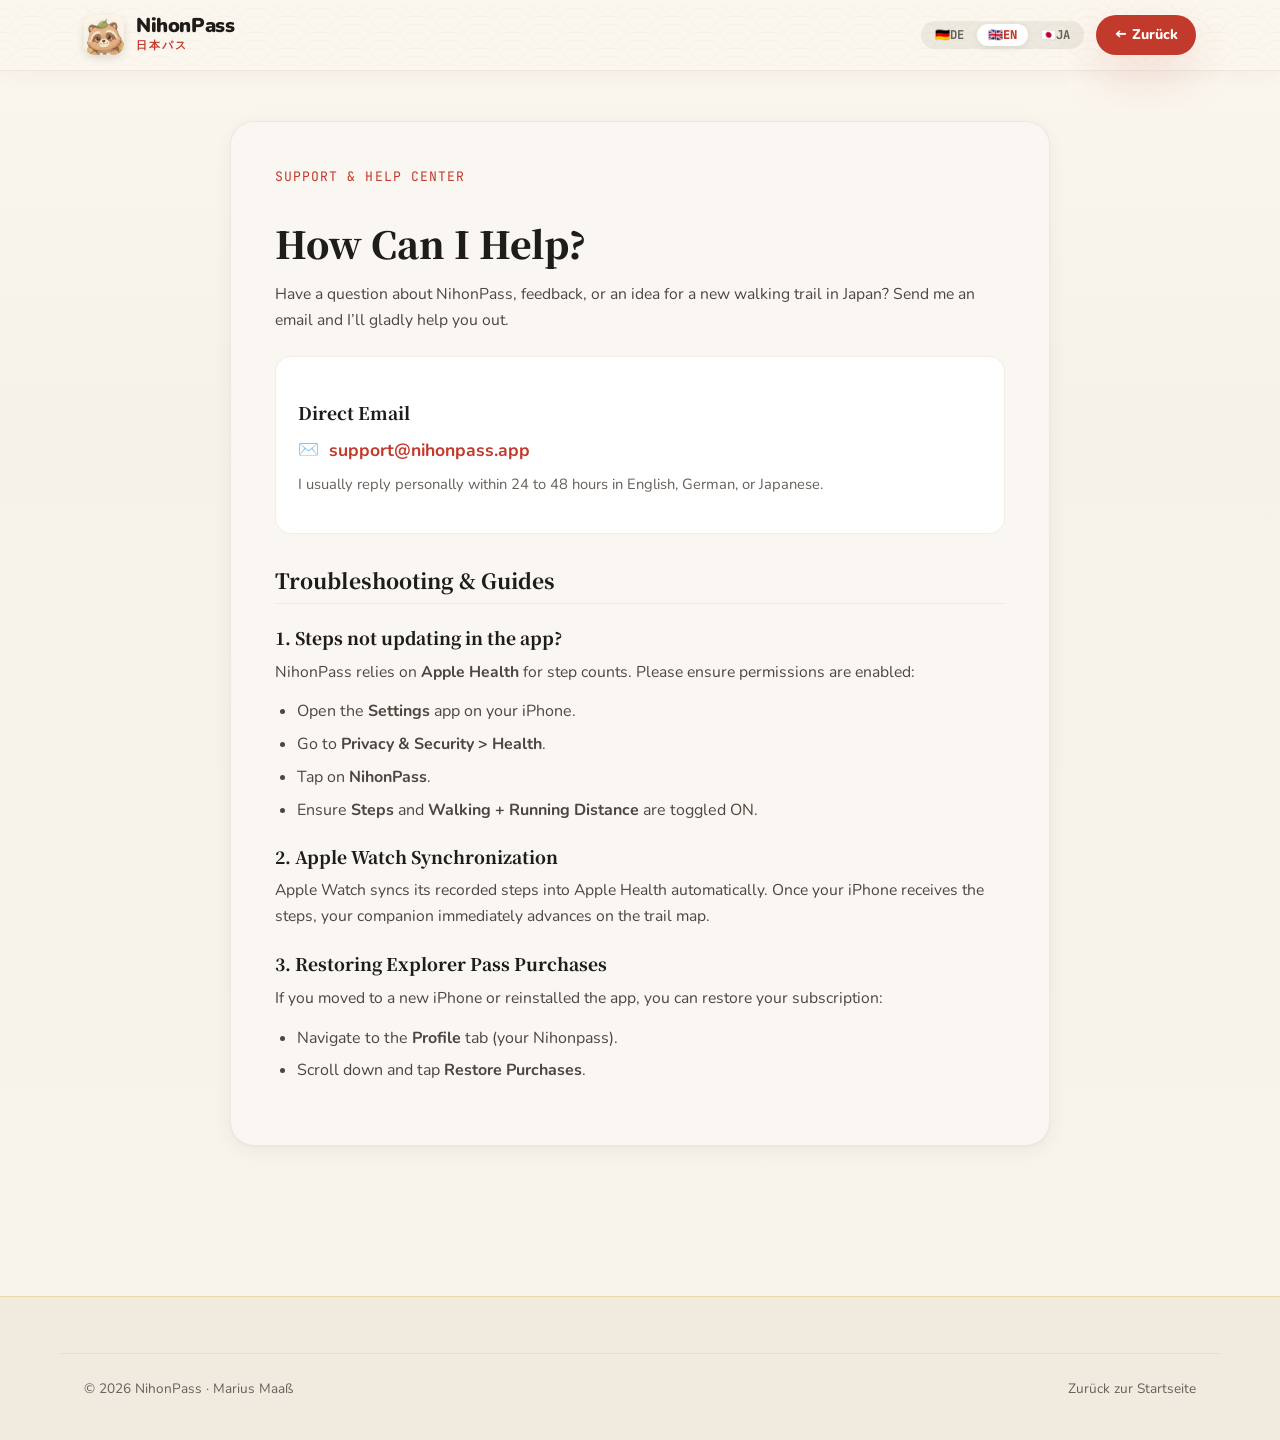
<file: support.html>
<!DOCTYPE html>
<html lang="de">
<head>
  <meta charset="UTF-8">
  <meta name="viewport" content="width=device-width, initial-scale=1.0, viewport-fit=cover">
  <meta name="theme-color" content="#FBF7EF">
  <meta name="apple-mobile-web-app-capable" content="yes">
  <meta name="apple-mobile-web-app-status-bar-style" content="default">
  <title>Support & Hilfe · NihonPass</title>
  <!-- Favicon & App Icons -->
  <link rel="icon" type="image/x-icon" href="favicon.ico">
  <link rel="icon" type="image/png" sizes="32x32" href="assets/icons/favicon-32x32.png">
  <link rel="icon" type="image/png" sizes="16x16" href="assets/icons/favicon-16x16.png">
  <link rel="apple-touch-icon" sizes="180x180" href="apple-touch-icon.png">
  <link rel="stylesheet" href="css/style.css?v=20261015_v1">
</head>
<body>

  <!-- Site Header -->
  <header class="site-header">
    <div class="container nav-wrap">
      <a href="index.html" class="brand-logo" aria-label="NihonPass Startseite">
        <img src="assets/images/AppIcon.png" alt="NihonPass Icon" class="brand-icon">
        <div class="brand-text">
          <span class="brand-name">NihonPass</span>
          <span class="brand-kanji">日本パス</span>
        </div>
      </a>

      <div class="nav-actions">
        <div class="lang-switcher" role="group" aria-label="Sprachauswahl">
          <button class="lang-btn active" data-lang="de" title="Deutsch" aria-label="Deutsch">
            <span class="lang-flag">🇩🇪</span><span class="lang-text">DE</span>
          </button>
          <button class="lang-btn" data-lang="en" title="English" aria-label="English">
            <span class="lang-flag">🇬🇧</span><span class="lang-text">EN</span>
          </button>
          <button class="lang-btn" data-lang="ja" title="日本語" aria-label="日本語">
            <span class="lang-flag">🇯🇵</span><span class="lang-text">JA</span>
          </button>
        </div>
        <a href="index.html" class="btn-cta-small">← Zurück</a>
      </div>
    </div>
  </header>

  <main class="legal-page-wrap">
    <div class="container">
      <article class="legal-card">

        <!-- DEUTSCH -->
        <div class="lang-content-section" data-lang-block="de">
          <span class="legal-subtitle">SUPPORT & HILFE · KUNDENDIENST</span>
          <h1>Wie kann ich dir helfen?</h1>
          <p>
            Hast du eine Frage zu NihonPass, Feedback oder eine Idee für eine neue Route in Japan? Schreib mir einfach direkt. Ich helfe dir gerne persönlich weiter.
          </p>

          <!-- Kontaktkarte -->
          <div class="contact-card-box">
            <h3 style="margin-bottom: 10px;">Direkter E-Mail-Kontakt</h3>
            <div class="contact-info-line">
              <span>✉️</span>
              <a href="mailto:support@nihonpass.app" style="color: var(--c-hanko-red); font-size: 1.1rem;">support@nihonpass.app</a>
            </div>
            <p style="margin-top: 8px; font-size: 0.92rem; color: var(--c-pass-gray);">
              Ich antworte dir so schnell wie möglich persönlich auf Deutsch, Englisch oder Japanisch.
            </p>
          </div>

          <h2>Häufige Lösungen & Tipps</h2>

          <h3>1. Schritte werden in der App nicht aktualisiert?</h3>
          <p>
            NihonPass liest Schritte aus <strong>Apple Health</strong>. Stelle sicher, dass die Lese-Berechtigung erteilt ist:
          </p>
          <ul>
            <li>Öffne auf deinem iPhone die App <strong>Einstellungen</strong>.</li>
            <li>Scrolle nach unten zu <strong>Datenschutz &amp; Sicherheit &gt; Health</strong>.</li>
            <li>Tippe auf <strong>NihonPass</strong>.</li>
            <li>Aktiviere die Schalter für <strong>Schritte</strong> und <strong>Geh- und Laufstrecke</strong>.</li>
          </ul>

          <h3>2. Synchronisation mit der Apple Watch</h3>
          <p>
            Die Apple Watch synchronisiert ihre Aktivitätsdaten im Hintergrund mit Apple Health auf deinem iPhone. Sobald dein iPhone die Schritte von der Watch empfängt, wandert deine Spielfigur automatisch auf der Karte weiter.
          </p>

          <h3>3. Explorer Pass / Abos wiederherstellen</h3>
          <p>
            Wenn du ein neues iPhone eingerichtet hast oder die App neu installiert wurde, kannst du deine Freischaltung jederzeit wiederherstellen:
          </p>
          <ul>
            <li>Tippe in NihonPass auf den Tab <strong>Profil</strong> (deinen Nihonpass).</li>
            <li>Scrolle zu den Pass-Einstellungen und wähle <strong>Käufe wiederherstellen</strong>.</li>
          </ul>

          <h3>4. Wie funktionieren die Ruhetage?</h3>
          <p>
            Ein gesunder Rhythmus verlangt Erholung. Innerhalb von sieben Tagen darfst du zwei Ruhetage einlegen, am Stück oder verteilt. Erreichst du an diesen Tagen dein Schrittziel nicht, bleibt deine Stempelserie trotzdem ununterbrochen erhalten.
          </p>
        </div>

        <!-- ENGLISH -->
        <div class="lang-content-section" data-lang-block="en" style="display: none;">
          <span class="legal-subtitle">SUPPORT & HELP CENTER</span>
          <h1>How Can I Help?</h1>
          <p>
            Have a question about NihonPass, feedback, or an idea for a new walking trail in Japan? Send me an email and I’ll gladly help you out.
          </p>

          <div class="contact-card-box">
            <h3 style="margin-bottom: 10px;">Direct Email</h3>
            <div class="contact-info-line">
              <span>✉️</span>
              <a href="mailto:support@nihonpass.app" style="color: var(--c-hanko-red); font-size: 1.1rem;">support@nihonpass.app</a>
            </div>
            <p style="margin-top: 8px; font-size: 0.92rem; color: var(--c-pass-gray);">
              I usually reply personally within 24 to 48 hours in English, German, or Japanese.
            </p>
          </div>

          <h2>Troubleshooting & Guides</h2>

          <h3>1. Steps not updating in the app?</h3>
          <p>
            NihonPass relies on <strong>Apple Health</strong> for step counts. Please ensure permissions are enabled:
          </p>
          <ul>
            <li>Open the <strong>Settings</strong> app on your iPhone.</li>
            <li>Go to <strong>Privacy &amp; Security &gt; Health</strong>.</li>
            <li>Tap on <strong>NihonPass</strong>.</li>
            <li>Ensure <strong>Steps</strong> and <strong>Walking + Running Distance</strong> are toggled ON.</li>
          </ul>

          <h3>2. Apple Watch Synchronization</h3>
          <p>
            Apple Watch syncs its recorded steps into Apple Health automatically. Once your iPhone receives the steps, your companion immediately advances on the trail map.
          </p>

          <h3>3. Restoring Explorer Pass Purchases</h3>
          <p>
            If you moved to a new iPhone or reinstalled the app, you can restore your subscription:
          </p>
          <ul>
            <li>Navigate to the <strong>Profile</strong> tab (your Nihonpass).</li>
            <li>Scroll down and tap <strong>Restore Purchases</strong>.</li>
          </ul>
        </div>

        <!-- JAPANESE -->
        <div class="lang-content-section" data-lang-block="ja" style="display: none;">
          <span class="legal-subtitle">サポート＆お問い合わせ</span>
          <h1>お問い合わせ・ヘルプ</h1>
          <p>
            NihonPassに関するご質問、新しい街道へのリクエスト、不具合などがございましたら、お気軽にお問い合わせください。
          </p>

          <div class="contact-card-box">
            <h3 style="margin-bottom: 10px;">メールでのお問い合わせ</h3>
            <div class="contact-info-line">
              <span>✉️</span>
              <a href="mailto:support@nihonpass.app" style="color: var(--c-hanko-red); font-size: 1.1rem;">support@nihonpass.app</a>
            </div>
            <p style="margin-top: 8px; font-size: 0.92rem; color: var(--c-pass-gray);">
              通常24〜48時間以内に開発者（マリウス）より直接ご返信いたします。
            </p>
          </div>

          <h2>よくあるご質問と解決策</h2>

          <h3>1. 歩数が反映されない場合</h3>
          <p>
            Appleヘルスケアの読み取り権限が正しく設定されているかご確認ください：
          </p>
          <ul>
            <li>iPhoneの「<strong>設定</strong>」アプリを開きます。</li>
            <li>「<strong>プライバシーとセキュリティ</strong>」＞「<strong>ヘルスケア</strong>」の順に進みます。</li>
            <li>「<strong>NihonPass</strong>」を選択します。</li>
            <li>「<strong>歩数</strong>」と「<strong>ウォーキング＋ランニングの距離</strong>」をオンにしてください。</li>
          </ul>

          <h3>2. 定期購入（Explorer Pass）の復元</h3>
          <p>
            機種変更やアプリ再インストール時は、プロフィール画面内の「<strong>購入を復元</strong>」ボタンをタップしてください。
          </p>
        </div>

      </article>
    </div>
  </main>

  <footer class="site-footer">
    <div class="container footer-bottom">
      <span>© 2026 NihonPass · Marius Maaß</span>
      <a href="index.html">Zurück zur Startseite</a>
    </div>
  </footer>

  <script src="js/translations.js?v=20261006"></script>
  <script>
    function switchLegalLang(lang) {
      document.querySelectorAll('[data-lang-block]').forEach(b => {
        b.style.display = (b.getAttribute('data-lang-block') === lang) ? 'block' : 'none';
      });
      document.querySelectorAll('.lang-btn').forEach(btn => {
        btn.classList.toggle('active', btn.getAttribute('data-lang') === lang);
      });
      document.documentElement.lang = lang;
      localStorage.setItem('nihonpass_lang', lang);
    }

    document.querySelectorAll('.lang-btn').forEach(btn => {
      btn.addEventListener('click', (e) => {
        switchLegalLang(e.currentTarget.getAttribute('data-lang'));
      });
    });

    const saved = localStorage.getItem('nihonpass_lang') || 'de';
    switchLegalLang(saved);
  </script>
</body>
</html>
</file>
<file: css/style.css>
/* ==========================================================================
   NihonPass · Offizielle Webseite
   Designsprache: Japanisches Reisepapier (Washi), Hanko-Siegel, Tickets & Seigaiha
   Vollständig responsive für PC, iPad und iPhone
   ========================================================================== */

@import url('https://fonts.googleapis.com/css2?family=JetBrains+Mono:wght@400;500;600;700&family=M+PLUS+Rounded+1c:wght@400;500;700;800;900&family=Noto+Serif+JP:wght@600;900&family=Nunito:ital,wght@0,400;0,600;0,700;0,800;0,900;1,400;1,700&display=swap');

:root {
  /* Master Spezifikation: Farbpalette & Tokens */
  --bg-canvas: #F7F4EC;         /* Washi-Elfenbein Grundhintergrund */
  --bg-card: #FFFFFF;           /* Reines Papierweiß */
  --bg-card-tint: #FAF7F2;      /* Getönter Washi-Container */
  
  --color-primary: #C23A2B;     /* Echtes Zinnoberrot (Shu-iro) */
  --color-primary-dark: #9A281C;
  --color-primary-soft: rgba(194, 58, 43, 0.12); /* Pinselklecks-Akzente */
  
  --text-heading: #1F1D1A;      /* Sumi-Tinte Tiefschwarz */
  --text-body: #4A4641;         /* Gedämpftes Schiefergrau */
  --text-muted: #666059;        /* Sanftes Steingrau mit WCAG AA Kontrast */
  
  --border-subtle: rgba(180, 160, 140, 0.18);
  --border-strong: rgba(180, 160, 140, 0.35);

  /* Schatten (Haptischer Papierschatten) */
  --shadow-card: 0 4px 20px rgba(50, 40, 30, 0.05), 0 1px 3px rgba(50, 40, 30, 0.03);
  --shadow-hover: 0 12px 32px rgba(50, 40, 30, 0.09), 0 2px 6px rgba(50, 40, 30, 0.04);
  --shadow-float: 0 20px 48px rgba(194, 58, 43, 0.15);

  /* Typografie-Skalierung (Fluid Typography) */
  --font-hero: clamp(2.4rem, 5.5vw, 4.2rem);
  --font-h2: clamp(1.8rem, 3.5vw, 2.8rem);
  --font-h3: clamp(1.3rem, 2.2vw, 1.8rem);
  --font-body: clamp(0.95rem, 1.1vw, 1.05rem);
  --font-small: 0.85rem;

  /* Spacing */
  --section-padding-desktop: 120px 24px;
  --section-padding-mobile: 64px 20px;
  --container-max-width: 1160px;
  --radius-card: 24px;
  --radius-pill: 9999px;
  --radius-ticket: 18px;

  /* Aliase & Abwärtskompatibilität */
  --c-hanko-red: var(--color-primary);
  --c-hanko-dark: var(--color-primary-dark);
  --c-zinnober: var(--color-primary);
  --c-gold: #E0AD33;
  --c-gold-light: #FBF4DC;
  --c-washi: var(--bg-card-tint);
  --c-washi-pure: var(--bg-card);
  --c-bg-top: #ECE2D4;
  --c-bg-mid: #F6F2EA;
  --c-bg-bottom: #FDFCFA;
  --c-ink: var(--text-heading);
  --c-ink-light: var(--text-body);
  --c-pass-gray: var(--text-muted);
  --c-pine: #2C6B4F;
  --c-mint: #D6EBE0;
  --c-mint-dark: #2C6B4F;
  --c-border-subtle: var(--border-subtle);
  --max-width: var(--container-max-width);
  --shadow-washi: var(--shadow-card);
  --shadow-floating: var(--shadow-hover);
  --shadow-hanko: var(--shadow-float);
  --transition: all 0.25s cubic-bezier(0.16, 1, 0.3, 1);

  /* System-Fonts nach Spezifikation */
  --font-serif: -apple-system-ui-serif, "New York", "Noto Serif JP", serif;
  --font-sans: -apple-system, BlinkMacSystemFont, "SF Pro Text", "SF Pro Display", "Nunito", "M PLUS Rounded 1c", sans-serif;
  --font-mono: 'JetBrains Mono', monospace;
  --font-stamp: 'Noto Serif JP', 'Yu Mincho', serif;
}

/* ==========================================================================
   Reset & Basis
   ========================================================================== */
*, *::before, *::after {
  box-sizing: border-box;
  margin: 0;
  padding: 0;
}

@media (prefers-reduced-motion: reduce) {
  *, *::before, *::after {
    animation-duration: 0.01ms !important;
    animation-iteration-count: 1 !important;
    transition-duration: 0.01ms !important;
    scroll-behavior: auto !important;
  }
}

html {
  background-color: #FBF7EF;
  scroll-behavior: smooth;
  font-size: 16px;
  -webkit-text-size-adjust: 100%;
}

body {
  font-family: var(--font-sans);
  color: var(--text-heading);
  background-color: #FBF7EF;
  background: linear-gradient(180deg, #FBF7EF 0%, var(--c-bg-mid) 28%, #F7F4EC 100%);
  min-height: 100vh;
  min-height: 100dvh;
  line-height: 1.6;
  overflow-x: clip;
  position: relative;
  -webkit-font-smoothing: antialiased;
}

h1, h2, h3, .section-title, .hero-title, .watch-title {
  font-family: var(--font-serif);
}

img {
  max-width: 100%;
  height: auto;
  display: block;
}

a {
  color: inherit;
  text-decoration: none;
}

button {
  font-family: inherit;
  cursor: pointer;
  border: none;
  background: none;
}

.container {
  width: 100%;
  max-width: var(--max-width);
  margin: 0 auto;
  padding: 0 24px;
}

/* ==========================================================================
   Kopfzeile (Header) mit traditionellem Seigaiha-Muster
   ========================================================================== */
.site-header {
  position: sticky;
  top: 0;
  z-index: 1000;
  background: rgba(251, 247, 239, 0.88);
  backdrop-filter: blur(20px) saturate(160%);
  -webkit-backdrop-filter: blur(20px) saturate(160%);
  border-bottom: 1px solid var(--border-subtle);
  box-shadow: 0 4px 20px rgba(45, 30, 15, 0.04);
  padding-top: env(safe-area-inset-top, 0px);
  padding-left: env(safe-area-inset-left, 0px);
  padding-right: env(safe-area-inset-right, 0px);
  transition: var(--transition);
}

/* Subtiles Seigaiha-Wasserzeichen im Header mit sanftem Einblend-Verlauf unter der Statusleiste */
.site-header::before {
  content: '';
  position: absolute;
  inset: 0;
  background-image: url('../assets/icons/seigaiha.svg');
  background-repeat: repeat;
  background-size: 64px 32px;
  opacity: 0.055;
  pointer-events: none;
  mask-image: linear-gradient(
    to bottom,
    rgba(0, 0, 0, 0) 0%,
    rgba(0, 0, 0, 0) calc(env(safe-area-inset-top, 0px) * 0.25),
    rgba(0, 0, 0, 1) calc(env(safe-area-inset-top, 0px) * 0.8 + 6px),
    rgba(0, 0, 0, 1) calc(100% - 10px),
    rgba(0, 0, 0, 0) 100%
  );
  -webkit-mask-image: linear-gradient(
    to bottom,
    rgba(0, 0, 0, 0) 0%,
    rgba(0, 0, 0, 0) calc(env(safe-area-inset-top, 0px) * 0.25),
    rgba(0, 0, 0, 1) calc(env(safe-area-inset-top, 0px) * 0.8 + 6px),
    rgba(0, 0, 0, 1) calc(100% - 10px),
    rgba(0, 0, 0, 0) 100%
  );
}

.header-pattern-strip {
  display: none;
}

.nav-wrap {
  display: flex;
  align-items: center;
  justify-content: space-between;
  height: 70px;
  position: relative;
  z-index: 3;
}

.brand-logo {
  display: flex;
  align-items: center;
  gap: 12px;
  font-weight: 900;
  font-size: 1.25rem;
  letter-spacing: -0.02em;
  flex-shrink: 0;
}

.brand-icon {
  width: 40px;
  height: 40px;
  border-radius: 11px;
  box-shadow: 0 3px 10px rgba(0, 0, 0, 0.12);
  overflow: hidden;
  flex-shrink: 0;
}

.brand-text {
  display: flex;
  flex-direction: column;
}

.brand-name {
  line-height: 1.1;
  color: var(--c-ink);
  font-weight: 900;
}

.brand-kanji {
  font-family: var(--font-mono);
  font-size: 0.68rem;
  letter-spacing: 0.18em;
  color: var(--c-hanko-red);
  font-weight: 700;
}

.nav-menu {
  display: flex;
  align-items: center;
  gap: 26px;
  list-style: none;
}

.nav-link {
  font-weight: 700;
  font-size: 0.95rem;
  color: var(--c-ink-light);
  transition: var(--transition);
  position: relative;
  padding: 6px 0;
  white-space: nowrap;
}

.nav-link:hover {
  color: var(--c-hanko-red);
}

.nav-link::after {
  content: '';
  position: absolute;
  bottom: 0;
  left: 0;
  width: 0;
  height: 2px;
  background: var(--c-hanko-red);
  transition: var(--transition);
  border-radius: 2px;
}

.nav-link:hover::after {
  width: 100%;
}

.mobile-menu-backdrop,
.mobile-menu-brand,
.mobile-menu-divider,
.mobile-menu-bottom,
.mobile-menu-lang,
.mobile-menu-lang-wrap,
.mobile-menu-cta,
.btn-cta-mobile,
.nav-icon,
.nav-kanji-badge,
.nav-sub-desc,
.nav-arrow {
  display: none;
}

.nav-actions {
  display: flex;
  align-items: center;
  gap: 12px;
}

/* Sprachwechsler */
.lang-switcher {
  display: inline-flex;
  align-items: center;
  background: rgba(128, 120, 110, 0.12);
  padding: 3px;
  border-radius: 24px;
  width: fit-content;
  gap: 2px;
}

.lang-btn {
  display: inline-flex;
  align-items: center;
  justify-content: center;
  padding: 5px 11px;
  border-radius: 20px;
  font-family: var(--font-mono);
  font-size: 0.76rem;
  font-weight: 700;
  color: var(--c-pass-gray);
  transition: var(--transition);
  line-height: 1;
  border: none;
  background: transparent;
  cursor: pointer;
}

.lang-btn.active {
  background: var(--c-washi-pure);
  color: var(--c-hanko-red);
  box-shadow: 0 2px 6px rgba(0, 0, 0, 0.08);
  font-weight: 800;
}

.btn-cta-small {
  display: inline-flex;
  align-items: center;
  gap: 8px;
  padding: 9px 18px;
  background: var(--c-hanko-red);
  color: #fff !important;
  font-weight: 800;
  font-size: 0.88rem;
  border-radius: 24px;
  box-shadow: var(--shadow-hanko);
  transition: var(--transition);
  flex-shrink: 0;
}

.btn-cta-small:hover {
  transform: translateY(-1px);
  background: var(--c-hanko-dark);
  box-shadow: 0 10px 26px rgba(209, 13, 20, 0.35);
}

/* Hamburger Menü-Button */
.menu-toggle {
  display: none;
  flex-direction: column;
  justify-content: center;
  align-items: center;
  gap: 5px;
  width: 42px;
  height: 42px;
  padding: 8px;
  cursor: pointer;
  border-radius: 10px;
  background: rgba(128, 120, 110, 0.08);
  transition: var(--transition);
}

.menu-toggle span {
  display: block;
  width: 22px;
  height: 2.2px;
  background: var(--c-ink);
  border-radius: 2px;
  transition: transform 0.3s ease, opacity 0.3s ease;
}

/* Animiertes "X" bei geöffnetem Menü */
.menu-toggle.open span:nth-child(1) {
  transform: translateY(7.2px) rotate(45deg);
}

.menu-toggle.open span:nth-child(2) {
  opacity: 0;
}

.menu-toggle.open span:nth-child(3) {
  transform: translateY(-7.2px) rotate(-45deg);
}

/* ==========================================================================
   Hero Section
   ========================================================================== */
.hero-section {
  padding: 56px 0 68px;
  position: relative;
  overflow: hidden;
}

.hero-grid {
  display: grid;
  grid-template-columns: 1.05fr 0.95fr;
  align-items: center;
  gap: 40px;
}

.hero-content {
  display: flex;
  flex-direction: column;
  align-items: flex-start;
  position: relative;
  z-index: 2;
}

.sub-label {
  display: inline-flex;
  align-items: center;
  gap: 8px;
  font-family: var(--font-mono);
  font-size: 0.82rem;
  font-weight: 700;
  letter-spacing: 0.15em;
  text-transform: uppercase;
  color: var(--c-hanko-red);
  background: rgba(209, 13, 20, 0.08);
  padding: 6px 14px;
  border-radius: 20px;
  margin-bottom: 18px;
}

.sub-label .torii-icon {
  width: 15px;
  height: 15px;
  fill: currentColor;
  flex-shrink: 0;
}

.hero-title {
  font-size: clamp(2.1rem, 4.5vw, 3.4rem);
  font-weight: 900;
  line-height: 1.14;
  letter-spacing: -0.03em;
  color: var(--c-ink);
  margin-bottom: 18px;
}

.hero-subtitle {
  font-size: clamp(1.02rem, 1.8vw, 1.25rem);
  color: var(--c-ink-light);
  font-weight: 600;
  line-height: 1.58;
  margin-bottom: 30px;
  max-width: 520px;
}

.hero-badges {
  display: flex;
  align-items: center;
  flex-wrap: wrap;
  gap: 14px;
  margin-bottom: 28px;
}

.app-store-btn {
  display: inline-block;
  transition: var(--transition);
  flex-shrink: 0;
}

.app-store-btn:hover {
  transform: translateY(-2px);
  filter: drop-shadow(0 8px 18px rgba(0, 0, 0, 0.15));
}

.app-store-btn img {
  height: 48px;
  width: auto;
}

.text-primary {
  color: var(--color-primary);
}

.hero-trust-pills {
  display: flex;
  flex-wrap: wrap;
  align-items: center;
  gap: 8px 10px;
  margin-top: 4px;
}

.trust-pill {
  display: inline-flex;
  align-items: center;
  gap: 6px;
  background: var(--bg-card);
  border: 1px solid var(--c-border-subtle);
  border-radius: 999px;
  padding: 6px 13px;
  font-size: 0.78rem;
  font-family: var(--font-sans);
  font-weight: 600;
  color: var(--c-pass-gray);
  box-shadow: 0 1px 3px rgba(0, 0, 0, 0.03);
  white-space: nowrap;
  line-height: 1;
  transition: var(--transition);
}

.trust-pill:hover {
  border-color: rgba(194, 58, 43, 0.3);
  transform: translateY(-1px);
}

.trust-pill-icon {
  width: 14px;
  height: 14px;
  min-width: 14px;
  min-height: 14px;
  flex-shrink: 0;
  display: block;
  color: var(--c-hanko-red);
}

.hero-privacy-pill {
  display: flex;
  align-items: center;
  gap: 8px;
  font-family: var(--font-mono);
  font-size: 0.78rem;
  font-weight: 600;
  color: var(--c-pass-gray);
  background: var(--c-washi);
  border: 1px solid var(--c-border-subtle);
  padding: 9px 14px;
  border-radius: 12px;
}

.hero-privacy-pill svg {
  width: 16px;
  height: 16px;
  fill: var(--c-mint-dark);
  flex-shrink: 0;
}

.hero-companion-strip {
  display: inline-flex;
  align-items: center;
  gap: 16px;
  padding: 4px 0 0;
  background: transparent;
  border: none;
  cursor: default;
  user-select: none;
  text-decoration: none;
}

.companion-avatars {
  display: flex;
  align-items: center;
}

.companion-avatar-item {
  width: 48px;
  height: 48px;
  object-fit: contain;
  margin-left: -10px;
  filter: drop-shadow(0 4px 8px rgba(45, 30, 15, 0.14));
  transition: transform 0.25s cubic-bezier(0.34, 1.56, 0.64, 1), z-index 0.1s ease;
  position: relative;
  border: none;
  border-radius: 0;
  background: transparent;
  overflow: visible;
}

.companion-avatar-item:first-child {
  margin-left: 0;
  z-index: 4;
}

.companion-avatar-item:nth-child(2) {
  z-index: 3;
}

.companion-avatar-item:nth-child(3) {
  z-index: 2;
}

.companion-avatar-item:nth-child(4) {
  z-index: 1;
}

.companion-avatar-item:hover {
  transform: translateY(-4px) scale(1.16);
  z-index: 10;
}

.companion-text-block {
  display: flex;
  flex-direction: column;
  gap: 2px;
}

.companion-strip-text {
  font-size: 0.9rem;
  font-weight: 700;
  color: var(--c-ink);
  line-height: 1.2;
}

.companion-strip-sub {
  font-size: 0.76rem;
  font-weight: 500;
  color: var(--c-pass-gray);
  line-height: 1.2;
}

/* ==========================================================================
   Hero Visual: Hinode & iPhone Mockup
   ========================================================================== */
.hero-visual {
  position: relative;
  display: flex;
  justify-content: center;
  align-items: center;
  padding-bottom: 20px;
}

/* Hinode: Aufgehende Sonne */
.hinode-sun {
  position: absolute;
  width: 480px;
  height: 480px;
  border-radius: 50%;
  background: radial-gradient(circle, rgba(224, 173, 51, 0.22) 0%, rgba(189, 51, 38, 0.15) 45%, rgba(209, 13, 20, 0) 70%);
  top: 50%;
  left: 50%;
  transform: translate(-50%, -50%);
  z-index: 1;
  pointer-events: none;
  animation: pulseSun 8s ease-in-out infinite alternate;
}

@keyframes pulseSun {
  0% { transform: translate(-50%, -50%) scale(0.96); opacity: 0.85; }
  100% { transform: translate(-50%, -50%) scale(1.04); opacity: 1; }
}

/* iPhone Pro Max Chassis */
.iphone-mockup {
  position: relative;
  z-index: 2;
  width: 285px;
  max-width: 100%;
  flex-shrink: 0;
  background: #141416;
  border-radius: 50px;
  padding: 8px;
  box-shadow: 
    0 30px 70px -12px rgba(45, 30, 15, 0.32), 
    0 0 0 1px #3A3A3C inset, 
    0 0 0 2.5px #0E0E10,
    0 0 0 3.5px rgba(255, 255, 255, 0.08);
  transition: transform 0.4s ease;
}

.iphone-mockup:hover {
  transform: translateY(-6px) rotate(-0.8deg);
}

/* Hero Fanned Mockups (Triple Device Layering: Links Routenauswahl, rechts Hell & Dunkel) */
.hero-fanned-container {
  position: relative;
  width: 100%;
  max-width: 500px;
  height: 580px;
  margin: 0 auto;
  display: flex;
  justify-content: center;
  align-items: center;
  z-index: 2;
}

.hero-phone {
  position: absolute;
  width: 240px;
  background: #141416;
  border-radius: 46px;
  padding: 7px;
  overflow: hidden;
  box-shadow: 
    0 26px 65px -12px rgba(45, 30, 15, 0.32), 
    0 0 0 1px #3A3A3C inset, 
    0 0 0 2.5px #0E0E10,
    0 0 0 3.5px rgba(255, 255, 255, 0.08);
  transition: transform 0.45s cubic-bezier(0.16, 1, 0.3, 1), box-shadow 0.45s ease;
}

.hero-phone .iphone-screen {
  border-radius: 39px;
}

/* Links: Routenauswahl */
.hero-phone-back {
  left: 0px;
  top: 25px;
  transform: rotate(-9deg) scale(0.92);
  z-index: 1;
  filter: brightness(0.96);
}

/* Rechts darunter: Sumi-Dunkelmodus */
.hero-phone-dark {
  right: -10px;
  top: 68px;
  transform: rotate(8deg) scale(0.92);
  z-index: 2;
  box-shadow: 
    0 28px 65px -10px rgba(20, 12, 5, 0.45), 
    0 0 0 1px #3A3A3C inset, 
    0 0 0 2.5px #0E0E10, 
    0 0 0 3.5px rgba(255, 255, 255, 0.08);
}

/* Rechts im Vordergrund: Aktive Reiseansicht (hell) */
.hero-phone-front {
  right: 115px;
  top: 14px;
  transform: rotate(-1deg);
  z-index: 3;
  box-shadow: 
    0 35px 80px -10px rgba(35, 20, 10, 0.42), 
    0 0 0 1px #444 inset, 
    0 0 0 2.5px #0E0E10, 
    0 0 0 3.5px rgba(255, 255, 255, 0.1);
}

.hero-fanned-container:hover .hero-phone-back {
  transform: rotate(-12deg) translate(-14px, -4px) scale(0.94);
  filter: brightness(1);
}

.hero-fanned-container:hover .hero-phone-dark {
  transform: rotate(11deg) translate(14px, 6px) scale(0.94);
}

.hero-fanned-container:hover .hero-phone-front {
  transform: rotate(-1deg) translate(-2px, -8px) scale(1.02);
}

.iphone-screen {
  width: 100%;
  aspect-ratio: 1320 / 2868;
  background: #000;
  border-radius: 42px;
  overflow: hidden;
  position: relative;
  display: block;
}

.iphone-screen-shot {
  width: 100%;
  height: 100%;
  object-fit: cover;
  display: block;
}

.iphone-island {
  position: absolute;
  top: 1.2%;
  left: 50%;
  transform: translateX(-50%);
  width: 29.1%;
  height: 3.97%;
  background: #000000;
  border-radius: 9999px;
  z-index: 10;
  pointer-events: none;
  box-shadow: 0 0 0 0.5px rgba(255, 255, 255, 0.08) inset;
  display: block;
}

.iphone-island::after {
  content: '';
  position: absolute;
  right: 14%;
  top: 50%;
  transform: translateY(-50%);
  width: 22%;
  aspect-ratio: 1 / 1;
  border-radius: 50%;
  background: radial-gradient(circle at 35% 35%, #1a2536 0%, #070b12 60%, #000000 100%);
  box-shadow: 0 0 1px rgba(255, 255, 255, 0.25) inset;
}

.app-screen-content {
  padding-top: 44px;
  height: 100%;
  display: flex;
  flex-direction: column;
  background: linear-gradient(180deg, #FBF7EF 0%, #F5EDE0 100%);
  position: relative;
}

.mockup-header {
  padding: 6px 16px;
  display: flex;
  justify-content: space-between;
  align-items: center;
}

.mockup-route-tag {
  font-family: var(--font-mono);
  font-size: 0.65rem;
  font-weight: 700;
  color: var(--c-hanko-red);
  letter-spacing: 0.1em;
}

.mockup-station-count {
  font-family: var(--font-mono);
  font-size: 0.65rem;
  font-weight: 600;
  color: var(--c-pass-gray);
}

.mockup-card {
  margin: 6px 14px 12px;
  background: var(--c-washi-pure);
  border-radius: 16px;
  box-shadow: 0 4px 12px rgba(0, 0, 0, 0.06);
  border: 1px solid rgba(0, 0, 0, 0.04);
  overflow: hidden;
}

.mockup-img-wrap {
  width: 100%;
  height: 140px;
  position: relative;
  overflow: hidden;
}

.mockup-img-wrap img {
  width: 100%;
  height: 100%;
  object-fit: cover;
}

.mockup-badge {
  position: absolute;
  bottom: 8px;
  left: 8px;
  background: rgba(0, 0, 0, 0.65);
  backdrop-filter: blur(4px);
  color: #fff;
  padding: 2px 8px;
  border-radius: 8px;
  font-size: 0.68rem;
  font-weight: 700;
}

.mockup-card-body {
  padding: 10px 12px;
}

.mockup-station-title {
  font-size: 0.92rem;
  font-weight: 800;
  color: var(--c-ink);
  line-height: 1.2;
}

.mockup-station-sub {
  font-size: 0.72rem;
  color: var(--c-pass-gray);
  margin-top: 2px;
}

.mockup-map-area {
  flex: 1;
  margin: 0 14px 14px;
  background: #EFE8DA;
  border-radius: 16px;
  position: relative;
  overflow: hidden;
  border: 1px solid var(--c-border-subtle);
}

.mockup-trail-svg {
  position: absolute;
  inset: 0;
  width: 100%;
  height: 100%;
}

.mockup-tanuki-walker {
  position: absolute;
  top: 45%;
  left: 55%;
  width: 48px;
  height: 48px;
  transform: translate(-50%, -50%);
  filter: drop-shadow(0 4px 8px rgba(0, 0, 0, 0.15));
}

.mockup-stamp-float {
  position: absolute;
  bottom: 12px;
  right: 12px;
  width: 52px;
  height: 52px;
  border: 2px solid var(--c-hanko-red);
  border-radius: 10px;
  display: flex;
  flex-direction: column;
  align-items: center;
  justify-content: center;
  color: var(--c-hanko-red);
  transform: rotate(-12deg);
  background: rgba(255, 255, 255, 0.92);
  box-shadow: 0 4px 10px rgba(209, 13, 20, 0.2);
}

.mockup-stamp-float .stamp-kanji {
  font-family: var(--font-stamp);
  font-size: 1.3rem;
  font-weight: 900;
  line-height: 1;
}

.mockup-stamp-float .stamp-sub {
  font-family: var(--font-mono);
  font-size: 0.45rem;
  font-weight: 700;
  letter-spacing: 0.05em;
}

/* Floating Hero Badge (Health) */
.hero-floating-badge {
  position: absolute;
  bottom: 210px;
  left: -36px;
  background: var(--c-washi-pure);
  padding: 12px 18px;
  border-radius: 16px;
  box-shadow: var(--shadow-floating);
  display: flex;
  align-items: center;
  gap: 12px;
  border: 1px solid var(--c-border-subtle);
  z-index: 10;
  transition: transform 0.3s ease;
}

.hero-floating-badge:hover {
  transform: scale(1.03);
}

.badge-icon-heart {
  width: 36px;
  height: 36px;
  border-radius: 10px;
  background: rgba(209, 13, 20, 0.1);
  display: flex;
  align-items: center;
  justify-content: center;
  color: var(--c-hanko-red);
  font-size: 1.2rem;
}

.badge-text-primary {
  font-weight: 800;
  font-size: 0.88rem;
  color: var(--c-ink);
}

.badge-text-secondary {
  font-family: var(--font-mono);
  font-size: 0.72rem;
  color: var(--c-pass-gray);
}

.hero-floating-badge-watch {
  bottom: 80px;
  left: auto;
  right: -32px;
}

.badge-icon-watch {
  width: 36px;
  height: 36px;
  border-radius: 10px;
  background: rgba(194, 58, 43, 0.08);
  display: flex;
  align-items: center;
  justify-content: center;
  font-size: 1.25rem;
}

/* ==========================================================================
   Sections Allgemein
   ========================================================================== */
.section {
  padding: 70px 0;
  position: relative;
}

.section-divider[id],
#routen,
#stempel,
#widgets,
#watch,
#showcase,
#preise,
#faq {
  scroll-margin-top: 88px;
}

/* Sektionstrenner: Japanische Ticket-Perforation mit Hanko-Punkt */
.section-divider {
  display: flex;
  align-items: center;
  justify-content: center;
  gap: 18px;
  max-width: 360px;
  margin: 0 auto;
  padding: 0 20px;
}

.section-divider::before,
.section-divider::after {
  content: "";
  flex: 1;
  border-top: 1.5px dashed rgba(128, 120, 110, 0.22);
  height: 0;
}

.section-divider-dot {
  width: 7px;
  height: 7px;
  background: var(--c-hanko-red);
  border-radius: 50%;
  box-shadow: 0 0 0 3px rgba(194, 58, 43, 0.15);
  flex-shrink: 0;
  transition: transform 0.3s ease;
}

.section-divider:hover .section-divider-dot {
  transform: scale(1.35);
}

.section-header {
  text-align: center;
  max-width: 680px;
  margin: 0 auto 52px;
}

.section-tag {
  font-family: var(--font-mono);
  font-size: 0.8rem;
  font-weight: 700;
  letter-spacing: 0.18em;
  text-transform: uppercase;
  color: var(--c-hanko-red);
  margin-bottom: 10px;
  display: block;
}

.section-title {
  font-size: clamp(1.75rem, 3.2vw, 2.6rem);
  font-weight: 900;
  letter-spacing: -0.02em;
  color: var(--c-ink);
  line-height: 1.22;
  margin-bottom: 16px;
}

.section-description {
  font-size: 1.05rem;
  color: var(--c-ink-light);
  font-weight: 600;
  line-height: 1.6;
}

/* ==========================================================================
   So funktioniert's: Interaktive Reisebildschirm-Tour
   ========================================================================== */
.tour-wrapper {
  position: relative;
  max-width: 1080px;
  margin: 32px auto 10px;
}

.tour-mobile-tabs {
  display: none;
}

.tour-mobile-controls {
  display: none;
}

.tour-layout {
  display: grid;
  grid-template-columns: 1fr 290px 1fr;
  grid-template-rows: auto auto;
  grid-template-areas:
    "card1 phone card2"
    "card3 phone card4";
  gap: 28px 48px;
  align-items: center;
  position: relative;
}

.tour-card[data-step="1"] { grid-area: card1; }
.tour-card[data-step="2"] { grid-area: card2; }
.tour-card[data-step="3"] { grid-area: card3; }
.tour-card[data-step="4"] { grid-area: card4; }
.tour-center { grid-area: phone; align-self: center; }

.tour-center {
  display: flex;
  justify-content: center;
  align-items: center;
  position: relative;
}

/* Phone Mockup im Tour-Bereich */
.tour-phone-chassis {
  position: relative;
  z-index: 5;
  width: 100%;
  max-width: 290px;
  background: #141416;
  border-radius: 50px;
  padding: 8px;
  box-shadow: 
    0 30px 70px -12px rgba(45, 30, 15, 0.32), 
    0 0 0 1px #3A3A3C inset, 
    0 0 0 2.5px #0E0E10,
    0 0 0 3.5px rgba(255, 255, 255, 0.08);
  transition: transform 0.4s ease;
}

.tour-phone-chassis:hover {
  transform: translateY(-4px);
}

.tour-phone-screen {
  width: 100%;
  aspect-ratio: 1320 / 2868;
  background: #000;
  border-radius: 42px;
  overflow: hidden;
  position: relative;
  display: block;
}

.tour-screen-img {
  width: 100%;
  height: 100%;
  object-fit: cover;
  display: block;
}

/* Hotspots auf dem Screenshot */
.tour-hotspot {
  position: absolute;
  z-index: 15;
  width: 26px;
  height: 26px;
  border-radius: 50%;
  cursor: pointer;
  transform: translate(-50%, -50%);
  display: flex;
  align-items: center;
  justify-content: center;
  transition: transform 0.25s cubic-bezier(0.175, 0.885, 0.32, 1.275);
}

.hotspot-1 { top: 7.2%; left: 32%; }
.hotspot-2 { top: 7.2%; left: 81%; }
.hotspot-3 { top: 44.5%; left: 51%; }
.hotspot-4 { top: 79.5%; left: 88%; }

.hotspot-pin {
  width: 22px;
  height: 22px;
  border-radius: 50%;
  background: var(--c-hanko-red);
  color: #FFFFFF;
  font-family: var(--font-mono);
  font-size: 0.7rem;
  font-weight: 800;
  display: flex;
  align-items: center;
  justify-content: center;
  box-shadow: 0 2px 8px rgba(209, 13, 20, 0.5), 0 0 0 2px #FFFFFF;
  position: relative;
  z-index: 2;
  transition: transform 0.25s ease, background 0.25s ease, box-shadow 0.25s ease;
}

.hotspot-pulse {
  position: absolute;
  width: 100%;
  height: 100%;
  border-radius: 50%;
  background: rgba(209, 13, 20, 0.45);
  animation: hotspotRadar 2.4s infinite ease-out;
  pointer-events: none;
}

@keyframes hotspotRadar {
  0% { transform: scale(0.9); opacity: 0.95; }
  70% { transform: scale(2.4); opacity: 0; }
  100% { transform: scale(2.4); opacity: 0; }
}

.tour-hotspot:hover .hotspot-pin,
.tour-hotspot.is-active .hotspot-pin {
  transform: scale(1.3);
  background: #B00A10;
  box-shadow: 0 0 0 3px rgba(255, 255, 255, 0.9), 0 4px 14px rgba(209, 13, 20, 0.7);
}

/* Hotspot Callouts (Auf dem Screen sichtbare Pfeile & Labels) */
.hotspot-callout {
  position: absolute;
  background: rgba(18, 20, 24, 0.94);
  color: #FFFFFF;
  padding: 4px 10px;
  border-radius: 9999px;
  font-family: var(--font-mono);
  font-size: 0.68rem;
  font-weight: 700;
  white-space: nowrap;
  pointer-events: none;
  opacity: 0;
  transform: scale(0.85);
  transition: opacity 0.25s ease, transform 0.25s ease;
  display: flex;
  align-items: center;
  gap: 4px;
  box-shadow: 0 4px 14px rgba(0, 0, 0, 0.4);
  border: 1px solid rgba(255, 255, 255, 0.18);
  z-index: 25;
}

.tour-hotspot.is-active .hotspot-callout,
.tour-hotspot:hover .hotspot-callout {
  opacity: 1;
  transform: scale(1);
}

.callout-arrow {
  color: var(--c-hanko-red);
  font-size: 0.85rem;
  font-weight: 900;
}

.callout-1 {
  left: 26px;
  top: -4px;
}

.callout-2 {
  right: 26px;
  top: -4px;
}

.callout-3 {
  left: 50%;
  transform: translateX(-50%) scale(0.85);
  bottom: 26px;
}

.tour-hotspot.is-active .callout-3,
.tour-hotspot:hover .callout-3 {
  transform: translateX(-50%) scale(1);
}

.callout-4 {
  right: 26px;
  bottom: -4px;
}

/* Tour Cards */
.tour-card {
  position: relative;
  background: var(--c-washi);
  border: 1px solid var(--c-border-subtle);
  border-radius: var(--radius-card);
  padding: 24px 22px;
  box-shadow: var(--shadow-washi);
  transition: transform 0.3s ease, border-color 0.3s ease, box-shadow 0.3s ease;
  cursor: pointer;
}

.tour-card:hover,
.tour-card.is-active {
  transform: translateY(-4px);
  border-color: var(--c-hanko-red);
  box-shadow: 0 14px 34px rgba(209, 13, 20, 0.1), var(--shadow-washi);
}

.step-badge-tag {
  display: inline-flex;
  align-items: center;
  font-family: var(--font-mono);
  font-size: 0.72rem;
  font-weight: 700;
  color: var(--color-primary);
  background: var(--bg-card);
  border: 1px solid var(--c-border-subtle);
  border-radius: 999px;
  padding: 4px 12px;
  letter-spacing: 0.08em;
  box-shadow: 0 1px 3px rgba(0, 0, 0, 0.03);
}

.step-pin-mini {
  display: inline-flex;
  align-items: center;
  justify-content: center;
  width: 18px;
  height: 18px;
  border-radius: 50%;
  background: var(--c-hanko-red);
  color: #FFFFFF;
  font-family: var(--font-mono);
  font-size: 0.65rem;
  font-weight: 800;
  margin-right: 8px;
  box-shadow: 0 1px 4px rgba(209, 13, 20, 0.35);
}

/* Pfeile zwischen Cards und Phone (Desktop) */
.tour-arrow {
  position: absolute;
  pointer-events: none;
  z-index: 10;
  transition: transform 0.3s ease, opacity 0.3s ease;
  opacity: 0.85;
}

.tour-card:hover .tour-arrow,
.tour-card.is-active .tour-arrow {
  opacity: 1;
  transform: scale(1.08);
}

/* Positionen der Pfeile */
.arrow-step-1 {
  right: -52px;
  top: 36px;
}

.arrow-step-3 {
  right: -52px;
  top: 40px;
}

.arrow-step-2 {
  left: -52px;
  top: 36px;
}

.arrow-step-4 {
  left: -52px;
  top: 50px;
}

.step-card {
  background: var(--c-washi);
  border: 1px solid var(--c-border-subtle);
  border-radius: var(--radius-card);
  padding: 24px 22px;
  position: relative;
  box-shadow: var(--shadow-washi);
  transition: var(--transition);
  display: flex;
  flex-direction: column;
}

.step-num {
  font-family: var(--font-mono);
  font-size: 0.74rem;
  font-weight: 700;
  color: var(--c-pass-gray);
  letter-spacing: 0.12em;
  margin-bottom: 14px;
  display: flex;
  justify-content: space-between;
  align-items: center;
}

.step-num-kanji {
  color: var(--c-hanko-red);
  font-family: var(--font-stamp);
  font-size: 1.05rem;
  font-weight: 900;
}

.step-icon-wrap {
  width: 48px;
  height: 48px;
  border-radius: 14px;
  background: rgba(209, 13, 20, 0.08);
  display: flex;
  align-items: center;
  justify-content: center;
  margin-bottom: 16px;
  font-size: 1.5rem;
}

.step-title {
  font-size: 1.15rem;
  font-weight: 800;
  color: var(--c-ink);
  margin-bottom: 8px;
  line-height: 1.3;
}

.step-desc {
  font-size: 0.92rem;
  color: var(--c-ink-light);
  line-height: 1.55;
}

/* ==========================================================================
   Routen-Tickets
   ========================================================================== */
.routes-grid {
  display: grid;
  grid-template-columns: repeat(2, 1fr);
  gap: 28px;
}

.routes-mobile-dots {
  display: none;
}

.route-ticket {
  background: var(--c-washi);
  border-radius: var(--radius-ticket);
  box-shadow: var(--shadow-washi);
  border: 1px solid var(--c-border-subtle);
  overflow: hidden;
  position: relative;
  display: flex;
  flex-direction: column;
  transition: var(--transition);
}

.route-ticket:hover {
  transform: translateY(-4px);
  box-shadow: var(--shadow-floating);
}

.ticket-header-img {
  aspect-ratio: 16 / 10;
  height: auto;
  min-height: 200px;
  position: relative;
  overflow: hidden;
}

.ticket-header-img img {
  width: 100%;
  height: 100%;
  object-fit: cover;
  transition: transform 0.6s ease;
}

.route-ticket:hover .ticket-header-img img {
  transform: scale(1.05);
}

.ticket-access-badge {
  position: absolute;
  top: 14px;
  left: 14px;
  padding: 5px 12px;
  border-radius: 20px;
  font-family: var(--font-mono);
  font-size: 0.72rem;
  font-weight: 700;
  letter-spacing: 0.06em;
  text-transform: uppercase;
  backdrop-filter: blur(8px);
  -webkit-backdrop-filter: blur(8px);
}

.badge-free {
  background: rgba(44, 107, 79, 0.88);
  color: #fff;
}

.badge-pass {
  background: rgba(224, 173, 51, 0.94);
  color: #26262E;
}

.ticket-region-tag {
  position: absolute;
  bottom: 12px;
  left: 14px;
  font-family: var(--font-mono);
  font-size: 0.74rem;
  color: #fff;
  font-weight: 700;
  text-shadow: 0 1px 4px rgba(0, 0, 0, 0.6);
  letter-spacing: 0.1em;
}

/* Perforation mit halbkreisförmigen Kerben */
.ticket-perforation {
  position: relative;
  height: 22px;
  background: var(--c-washi);
  display: flex;
  align-items: center;
  overflow: hidden;
}

.ticket-dash-line {
  width: 100%;
  height: 2px;
  background-image: repeating-linear-gradient(90deg, var(--c-pass-gray) 0, var(--c-pass-gray) 6px, transparent 6px, transparent 12px);
  opacity: 0.45;
}

.ticket-perforation::before,
.ticket-perforation::after {
  content: '';
  position: absolute;
  top: 50%;
  width: 18px;
  height: 18px;
  background: var(--c-bg-mid);
  border-radius: 50%;
  transform: translateY(-50%);
  border: 1px solid var(--c-border-subtle);
  z-index: 2;
}

.ticket-perforation::before {
  left: -9px;
}

.ticket-perforation::after {
  right: -9px;
}

.ticket-body {
  padding: 10px 22px 22px;
  display: flex;
  flex-direction: column;
  flex: 1;
}

.ticket-meta-strip {
  display: flex;
  align-items: center;
  justify-content: space-between;
  margin-bottom: 10px;
  font-family: var(--font-mono);
  font-size: 0.78rem;
  color: var(--c-pass-gray);
  flex-wrap: wrap;
  gap: 8px;
}

.ticket-meta-item strong {
  color: var(--c-ink);
  font-weight: 700;
}

.ticket-title {
  font-size: 1.25rem;
  font-weight: 800;
  color: var(--c-ink);
  margin-bottom: 6px;
  line-height: 1.3;
}

.ticket-subtitle {
  font-size: 0.92rem;
  color: var(--c-ink-light);
  font-style: italic;
  margin-bottom: 14px;
  line-height: 1.45;
}

.ticket-footer {
  margin-top: auto;
  display: flex;
  align-items: center;
  justify-content: space-between;
  padding-top: 12px;
  border-top: 1px dashed var(--c-border-subtle);
  flex-wrap: nowrap;
  gap: 8px;
}

.ticket-code {
  font-family: var(--font-mono);
  font-size: 0.72rem;
  font-weight: 700;
  letter-spacing: 0.08em;
  color: #73737a;
}

.ticket-barcode {
  display: inline-flex;
  align-items: center;
  gap: 2px;
  height: 12px;
  flex-shrink: 0;
}

.ticket-barcode span {
  display: inline-block;
  height: 100%;
  width: 1px;
  background-color: #404047;
  border-radius: 0.5px;
}

.ticket-barcode span:nth-child(3n+1) {
  width: 2.5px;
}

/* ==========================================================================
   Stempelbuch & Serie (Monatskalender & Ruhetag)
   ========================================================================== */
.streak-grid {
  display: grid;
  grid-template-columns: 1fr 1fr;
  align-items: center;
  gap: 48px;
}

.streak-device-card {
  display: flex;
  justify-content: center;
  align-items: center;
  position: relative;
}

.streak-phone-chassis {
  width: 100%;
  max-width: 285px;
  background: #141416;
  border-radius: 50px;
  padding: 8px;
  box-shadow: 
    0 25px 60px -10px rgba(45, 30, 15, 0.25), 
    0 0 0 1px #3A3A3C inset, 
    0 0 0 2.5px #0E0E10;
  transition: transform 0.4s ease;
  position: relative;
}

.streak-phone-chassis:hover {
  transform: translateY(-6px);
}

.streak-phone-screen {
  width: 100%;
  aspect-ratio: 1320 / 2868;
  border-radius: 40px;
  overflow: hidden;
  background: #000;
  display: block;
  position: relative;
}

.streak-screen-img {
  width: 100%;
  height: 100%;
  object-fit: cover;
  display: block;
}

/* Fächer-Mockup (Dual Device Layering: Goshuin-Buch & Profil-Kalender) */
.fanned-showcase-container {
  position: relative;
  width: 100%;
  max-width: 460px;
  height: 590px;
  margin: 0 auto;
  display: flex;
  justify-content: center;
  align-items: center;
}

.fanned-phone {
  position: absolute;
  width: 260px;
  background: #141416;
  border-radius: 48px;
  padding: 8px;
  overflow: hidden;
  box-shadow: 
    0 25px 60px -10px rgba(45, 30, 15, 0.28), 
    0 0 0 1px #3A3A3C inset, 
    0 0 0 2.5px #0E0E10;
  transition: transform 0.45s cubic-bezier(0.16, 1, 0.3, 1), box-shadow 0.45s ease;
}

.fanned-phone-back {
  left: 15px;
  top: 25px;
  transform: rotate(-6deg) scale(0.93);
  z-index: 1;
  filter: brightness(0.95);
}

.fanned-phone-front {
  right: 15px;
  top: 45px;
  transform: rotate(3deg);
  z-index: 2;
}

.fanned-showcase-container:hover .fanned-phone-back {
  transform: rotate(-9deg) translate(-12px, -6px) scale(0.95);
  filter: brightness(1);
}

.fanned-showcase-container:hover .fanned-phone-front {
  transform: rotate(4deg) translate(8px, -4px) scale(1.02);
}



.calendar-card {
  background: var(--c-washi);
  border-radius: var(--radius-card);
  padding: 28px;
  border: 1px solid var(--c-border-subtle);
  box-shadow: var(--shadow-washi);
  position: relative;
  width: 100%;
}

.calendar-header {
  display: flex;
  align-items: center;
  justify-content: space-between;
  margin-bottom: 20px;
  border-bottom: 1px solid var(--c-border-subtle);
  padding-bottom: 14px;
  flex-wrap: wrap;
  gap: 10px;
}

.calendar-month {
  font-size: 1.15rem;
  font-weight: 800;
  color: var(--c-ink);
}

.calendar-streak-badge {
  display: inline-flex;
  align-items: center;
  gap: 6px;
  font-family: var(--font-mono);
  font-size: 0.78rem;
  font-weight: 700;
  color: var(--c-hanko-red);
  background: rgba(209, 13, 20, 0.08);
  padding: 4px 12px;
  border-radius: 20px;
}

.calendar-grid {
  display: grid;
  grid-template-columns: repeat(7, minmax(0, 1fr));
  gap: 8px;
  text-align: center;
}

.cal-day-label {
  font-family: var(--font-mono);
  font-size: 0.72rem;
  font-weight: 700;
  color: var(--c-pass-gray);
  margin-bottom: 6px;
}

.cal-cell {
  aspect-ratio: 1;
  background: var(--c-washi-pure);
  border-radius: 10px;
  border: 1px solid rgba(0, 0, 0, 0.05);
  display: flex;
  flex-direction: column;
  align-items: center;
  justify-content: center;
  font-size: 0.75rem;
  font-weight: 700;
  position: relative;
  transition: var(--transition);
  min-width: 0;
}

.cal-cell:hover {
  transform: scale(1.08);
  z-index: 5;
  box-shadow: 0 4px 12px rgba(0, 0, 0, 0.08);
}

.cal-cell .day-num {
  font-family: var(--font-mono);
  font-size: 0.6rem;
  color: var(--c-pass-gray);
  position: absolute;
  top: 2px;
  left: 4px;
}

/* Stempel im Kalender */
.stamp-mini-hanko {
  width: 28px;
  height: 28px;
  border: 1.5px solid var(--c-hanko-red);
  border-radius: 6px;
  display: flex;
  align-items: center;
  justify-content: center;
  color: var(--c-hanko-red);
  font-family: var(--font-stamp);
  font-size: 0.95rem;
  font-weight: 900;
  transform: rotate(-5deg);
  background: rgba(209, 13, 20, 0.04);
}

.stamp-mini-rest {
  width: 28px;
  height: 28px;
  border: 1.5px solid var(--c-pass-gray);
  border-radius: 6px;
  display: flex;
  align-items: center;
  justify-content: center;
  color: var(--c-pass-gray);
  font-family: var(--font-stamp);
  font-size: 0.95rem;
  font-weight: 900;
  transform: rotate(3deg);
  background: rgba(128, 120, 110, 0.06);
}

.streak-info-box {
  display: flex;
  flex-direction: column;
  gap: 18px;
}

.feature-bullet {
  display: flex;
  align-items: flex-start;
  gap: 14px;
}

.bullet-icon {
  width: 42px;
  height: 42px;
  border-radius: 12px;
  background: var(--c-washi);
  border: 1px solid var(--c-border-subtle);
  display: flex;
  align-items: center;
  justify-content: center;
  flex-shrink: 0;
  font-size: 1.25rem;
}

.bullet-title {
  font-size: 1.05rem;
  font-weight: 800;
  color: var(--c-ink);
  margin-bottom: 4px;
}

.bullet-text {
  font-size: 0.92rem;
  color: var(--c-ink-light);
  line-height: 1.5;
}

.rest-highlight {
  background: rgba(224, 173, 51, 0.12);
  border-left: 4px solid var(--c-gold);
  padding: 14px 18px;
  border-radius: 0 12px 12px 0;
  font-size: 0.92rem;
  color: var(--c-ink);
  font-weight: 700;
}

/* ==========================================================================
   Begleiter (Tanuki, Shiba, Neko)
   ========================================================================== */
.companions-grid {
  display: grid;
  grid-template-columns: repeat(3, 1fr);
  gap: 26px;
}

.companion-card {
  background: var(--c-washi);
  border-radius: var(--radius-card);
  padding: 24px 20px 28px;
  border: 1.5px solid var(--c-border-subtle);
  box-shadow: var(--shadow-washi);
  text-align: center;
  display: flex;
  flex-direction: column;
  align-items: center;
  transition: var(--transition);
  position: relative;
  overflow: visible;
  margin-top: 24px;
}

#card-tanuki {
  background: linear-gradient(180deg, rgba(44, 107, 79, 0.06) 0%, var(--c-washi) 50%);
}

#card-shiba {
  background: linear-gradient(180deg, rgba(217, 119, 6, 0.06) 0%, var(--c-washi) 50%);
}

#card-neko {
  background: linear-gradient(180deg, rgba(224, 90, 110, 0.06) 0%, var(--c-washi) 50%);
}

.companion-card:hover {
  transform: translateY(-6px);
  box-shadow: var(--shadow-floating);
  border-color: rgba(194, 58, 43, 0.35);
}

.companion-badge-tag {
  position: absolute;
  top: 12px;
  right: 12px;
  font-family: var(--font-mono);
  font-size: 0.68rem;
  font-weight: 700;
  padding: 4px 10px;
  border-radius: 999px;
  background: rgba(0, 0, 0, 0.05);
  color: var(--c-pass-gray);
  letter-spacing: 0.04em;
  z-index: 3;
}

.companion-img-wrap {
  width: 140px;
  height: 160px;
  display: flex;
  align-items: center;
  justify-content: center;
  margin-top: -38px;
  margin-bottom: 16px;
  position: relative;
  z-index: 2;
}

.companion-img-wrap::before {
  content: '';
  position: absolute;
  width: 120px;
  height: 120px;
  border-radius: 50%;
  background: radial-gradient(circle, rgba(224, 173, 51, 0.16) 0%, rgba(209, 13, 20, 0.05) 70%);
  z-index: 1;
}

.companion-img-wrap img {
  max-width: 100%;
  max-height: 100%;
  object-fit: contain;
  position: relative;
  z-index: 2;
  filter: drop-shadow(0 8px 16px rgba(0, 0, 0, 0.14));
  transition: transform 0.3s ease;
}

.companion-card:hover .companion-img-wrap img {
  transform: scale(1.05) translateY(-3px);
}

.companion-name {
  font-size: 1.35rem;
  font-weight: 900;
  color: var(--c-ink);
  margin-bottom: 4px;
}

.companion-kanji {
  font-family: var(--font-stamp);
  font-size: 0.95rem;
  color: var(--c-hanko-red);
  margin-bottom: 12px;
}

.companion-role {
  font-size: 0.92rem;
  color: var(--c-ink-light);
  line-height: 1.5;
}

/* ==========================================================================
   App-Einblicke (Original In-App Screenshots)
   ========================================================================== */
.showcase-deck-wrapper {
  max-width: 1040px;
  margin: 0 auto;
  position: relative;
  padding: 8px 0;
}

/* Tabs oben */
.showcase-tabs {
  display: flex;
  justify-content: center;
  align-items: center;
  gap: 12px;
  margin-bottom: 34px;
  flex-wrap: wrap;
}

.showcase-tab-btn {
  appearance: none;
  border: 1px solid var(--c-border-subtle);
  background: var(--c-washi);
  color: var(--c-ink-light);
  font-family: var(--font-body);
  font-weight: 600;
  font-size: 0.9rem;
  padding: 9px 20px;
  border-radius: 999px;
  cursor: pointer;
  display: inline-flex;
  align-items: center;
  gap: 8px;
  box-shadow: var(--shadow-washi);
  transition: all 0.28s cubic-bezier(0.16, 1, 0.3, 1);
}

.showcase-tab-pin {
  font-family: var(--font-mono);
  font-size: 0.72rem;
  font-weight: 700;
  opacity: 0.65;
  background: rgba(45, 30, 15, 0.06);
  padding: 2px 6px;
  border-radius: 6px;
  letter-spacing: 0.04em;
  transition: background 0.2s ease, color 0.2s ease;
}

.showcase-tab-btn:hover {
  color: var(--c-ink);
  border-color: rgba(184, 51, 42, 0.4);
  transform: translateY(-2px);
}

.showcase-tab-btn.is-active {
  background: var(--c-ink);
  color: #ffffff;
  border-color: var(--c-ink);
  box-shadow: 0 8px 24px rgba(26, 26, 26, 0.22);
  transform: translateY(-2px);
}

.showcase-tab-btn.is-active .showcase-tab-pin {
  background: rgba(255, 255, 255, 0.2);
  color: #ffffff;
  opacity: 1;
}

/* 3D Stage */
.showcase-stage {
  position: relative;
  width: 100%;
  height: 690px;
  perspective: 1400px;
  margin: 0 auto;
  display: flex;
  justify-content: center;
  align-items: flex-start;
  touch-action: pan-y;
}

.showcase-card {
  position: absolute;
  top: 0;
  left: 50%;
  width: 320px;
  background: var(--c-washi);
  border-radius: 28px;
  padding: 14px 14px 22px;
  border: 1px solid var(--c-border-subtle);
  box-shadow: var(--shadow-washi);
  display: flex;
  flex-direction: column;
  user-select: none;
  -webkit-user-select: none;
  cursor: pointer;
  transition: transform 0.48s cubic-bezier(0.22, 1, 0.36, 1),
              opacity 0.48s cubic-bezier(0.22, 1, 0.36, 1),
              box-shadow 0.48s ease,
              filter 0.48s ease;
  will-change: transform, opacity;
}

/* 3D Card States */
.showcase-card.pos-active {
  transform: translateX(-50%) scale(1.02) rotate(0deg);
  opacity: 1;
  z-index: 10;
  box-shadow: 0 26px 56px rgba(45, 30, 15, 0.20), 0 0 0 1.5px rgba(184, 51, 42, 0.22);
  pointer-events: auto;
  filter: blur(0);
}

.showcase-card.pos-prev {
  transform: translateX(calc(-50% - 240px)) scale(0.88) rotate(-4deg);
  opacity: 0.65;
  z-index: 5;
  box-shadow: 0 14px 32px rgba(45, 30, 15, 0.12);
  filter: blur(0.4px);
}

.showcase-card.pos-prev:hover {
  opacity: 0.88;
  transform: translateX(calc(-50% - 240px)) scale(0.91) rotate(-2deg);
}

.showcase-card.pos-next {
  transform: translateX(calc(-50% + 240px)) scale(0.88) rotate(4deg);
  opacity: 0.65;
  z-index: 5;
  box-shadow: 0 14px 32px rgba(45, 30, 15, 0.12);
  filter: blur(0.4px);
}

.showcase-card.pos-next:hover {
  opacity: 0.88;
  transform: translateX(calc(-50% + 240px)) scale(0.91) rotate(2deg);
}

.showcase-card.pos-hidden {
  transform: translateX(-50%) scale(0.7) translateY(40px);
  opacity: 0;
  z-index: 1;
  pointer-events: none;
}

.showcase-device {
  width: 100%;
  background: #141416;
  border-radius: 36px;
  padding: 6px;
  box-shadow: 0 16px 36px rgba(45, 30, 15, 0.16), 0 0 0 1px #3A3A3C inset;
  margin-bottom: 18px;
  position: relative;
}

.showcase-screen {
  width: 100%;
  aspect-ratio: 1320 / 2868;
  border-radius: 30px;
  overflow: hidden;
  background: #000;
  display: block;
  position: relative;
}

.showcase-img {
  width: 100%;
  height: 100%;
  object-fit: cover;
  display: block;
  pointer-events: none;
}

.showcase-info {
  padding: 0 6px;
  display: flex;
  flex-direction: column;
  flex: 1;
  min-height: 110px;
}

.showcase-badge {
  display: inline-block;
  font-family: var(--font-mono);
  font-size: 0.68rem;
  font-weight: 700;
  color: var(--c-hanko-red);
  letter-spacing: 0.12em;
  margin-bottom: 6px;
}

.showcase-title {
  font-size: 1.15rem;
  font-weight: 800;
  color: var(--c-ink);
  margin-bottom: 8px;
}

.showcase-desc {
  font-size: 0.88rem;
  line-height: 1.5;
  color: var(--c-ink-light);
  margin: 0;
}

/* Stage Nav Buttons */
.showcase-stage-btn {
  position: absolute;
  top: 45%;
  transform: translateY(-50%);
  width: 48px;
  height: 48px;
  border-radius: 50%;
  background: var(--c-washi);
  border: 1px solid var(--c-border-subtle);
  color: var(--c-ink);
  font-size: 1.4rem;
  line-height: 1;
  display: flex;
  align-items: center;
  justify-content: center;
  cursor: pointer;
  z-index: 25;
  box-shadow: 0 6px 20px rgba(45, 30, 15, 0.12);
  transition: all 0.2s ease;
}

.showcase-stage-btn:hover {
  background: var(--c-ink);
  color: #ffffff;
  border-color: var(--c-ink);
  transform: translateY(-50%) scale(1.08);
}

.showcase-stage-btn.stage-prev {
  left: calc(50% - 380px);
}

.showcase-stage-btn.stage-next {
  right: calc(50% - 380px);
}

/* Stage Indicator Dots */
.showcase-dots {
  display: flex;
  justify-content: center;
  align-items: center;
  gap: 10px;
  margin-top: 24px;
}

.showcase-dot {
  appearance: none;
  border: none;
  padding: 0;
  width: 9px;
  height: 9px;
  border-radius: 999px;
  background: var(--c-border-subtle);
  cursor: pointer;
  transition: all 0.28s cubic-bezier(0.16, 1, 0.3, 1);
}

.showcase-dot:hover {
  background: var(--c-ink-light);
}

.showcase-dot.is-active {
  width: 28px;
  background: var(--c-hanko-red);
}

/* ==========================================================================
   Apple Watch Showcase & Mockups
   ========================================================================== */
.watch-showcase-section {
  margin-top: 68px;
  padding-top: 54px;
  border-top: 1px dashed var(--c-border-subtle);
  position: relative;
}

.watch-header {
  text-align: center;
  max-width: 660px;
  margin: 0 auto 44px;
}

.watch-title {
  font-size: clamp(1.5rem, 2.5vw, 2.1rem);
  font-weight: 800;
  color: var(--c-ink);
  letter-spacing: -0.015em;
  margin-bottom: 12px;
}

.watch-desc {
  font-size: 0.95rem;
  line-height: 1.55;
  color: var(--c-ink-light);
  margin: 0 auto;
}

/* ==========================================================================
   Apple Watch & iPhone Duo Stage (Marius' Detailseite + Apple Watch Series 10)
   ========================================================================== */
.duo-stage-wrap {
  display: flex;
  justify-content: center;
  align-items: center;
  gap: 36px;
  max-width: 720px;
  margin: 32px auto 0;
  position: relative;
}

.duo-iphone-wrap {
  flex-shrink: 0;
}

.showcase-iphone {
  width: 255px;
  max-width: 100%;
}

.duo-watch-wrap {
  flex-shrink: 0;
  display: flex;
  flex-direction: column;
  align-items: center;
  justify-content: center;
  gap: 16px;
}

.duo-watch-img {
  width: 195px;
  height: auto;
  display: block;
  filter: none;
  transition: transform 0.35s cubic-bezier(0.16, 1, 0.3, 1);
  user-select: none;
  -webkit-user-drag: none;
}

.duo-watch-img:hover {
  transform: translateY(-4px) scale(1.02);
}

/* ==========================================================================
   Apple Watch Features Grid
   ========================================================================== */
/* ==========================================================================
   Home Screen Widgets: Theme Switcher & Bento Grid
   ========================================================================== */
.widget-theme-toggle-wrap {
  display: flex;
  justify-content: center;
  margin-top: 24px;
}

.widget-theme-toggle {
  display: inline-flex;
  align-items: center;
  background: rgba(240, 235, 228, 0.85);
  padding: 5px;
  border-radius: 999px;
  border: 1px solid rgba(200, 190, 180, 0.5);
  box-shadow: inset 0 1px 3px rgba(0, 0, 0, 0.06);
  gap: 4px;
}

.widget-theme-btn {
  display: inline-flex;
  align-items: center;
  gap: 8px;
  padding: 8px 20px;
  border-radius: 999px;
  border: none;
  background: transparent;
  color: var(--c-ink-light);
  font-weight: 700;
  font-size: 0.88rem;
  cursor: pointer;
  transition: all 0.25s cubic-bezier(0.16, 1, 0.3, 1);
}

.widget-theme-btn:hover {
  color: var(--c-ink-dark);
}

.widget-theme-btn.active {
  background: #ffffff;
  color: var(--c-ink-dark);
  box-shadow: 0 2px 8px rgba(0, 0, 0, 0.12);
}

.widget-theme-btn[data-theme="dark"].active {
  background: #242426;
  color: #f5f5f5;
  box-shadow: 0 2px 10px rgba(0, 0, 0, 0.25);
}



/* Hover-Effekt: Schweben & Aufrichten */
/* Exakte Desktop-Koordinaten für den organischen Haufen */
/* 1. Ticket Washi (Center-Left) */
/* 2. Ticket Sumi (Center-Right, leicht versetzt darüber) */
/* 3. Small Station Washi (Links oben) */
/* 4. Small Station Sumi (Rechts oben) */
/* 5. Medium Week Washi (Links unten) */
/* 6. Medium Week Sumi (Rechts oben) */
/* 7. Small Steps Washi (Rechts unten) */
/* 8. Small Steps Sumi (Mitte unten) */
/* Interaktions-Hinweisleiste */
/* ==========================================================================
   Preise (Explorer Pass)
   ========================================================================== */
.pricing-grid {
  display: grid;
  grid-template-columns: repeat(2, 1fr);
  gap: 30px;
  max-width: 820px;
  margin: 0 auto;
}

.pricing-grid-3col {
  grid-template-columns: repeat(3, 1fr);
  max-width: 1080px;
  gap: 22px;
}

.pricing-card {
  background: var(--c-washi);
  border-radius: var(--radius-card);
  padding: 34px 28px;
  border: 1.5px solid var(--c-border-subtle);
  box-shadow: var(--shadow-washi);
  display: flex;
  flex-direction: column;
  position: relative;
  transition: var(--transition);
}

.pricing-card-free {
  border: 1.5px solid rgba(44, 107, 79, 0.35);
  background: linear-gradient(180deg, rgba(44, 107, 79, 0.04) 0%, var(--c-washi) 35%);
}

.pricing-card.featured {
  background: var(--c-washi-pure);
  border: 2px solid var(--c-gold);
  box-shadow: 0 12px 36px rgba(224, 173, 51, 0.2);
}

.pricing-badge-popular {
  position: absolute;
  top: -13px;
  right: 24px;
  background: var(--c-gold);
  color: #26262E;
  font-family: var(--font-mono);
  font-size: 0.74rem;
  font-weight: 800;
  padding: 4px 14px;
  border-radius: 20px;
  letter-spacing: 0.06em;
  text-transform: uppercase;
}

.pricing-badge-free {
  position: absolute;
  top: -13px;
  right: 24px;
  background: var(--c-pine);
  color: #fff;
  font-family: var(--font-mono);
  font-size: 0.74rem;
  font-weight: 800;
  padding: 4px 14px;
  border-radius: 20px;
  letter-spacing: 0.06em;
  text-transform: uppercase;
  box-shadow: 0 4px 12px rgba(44, 107, 79, 0.25);
}

.pricing-name {
  font-size: 1.35rem;
  font-weight: 900;
  color: var(--c-ink);
  margin-bottom: 6px;
}

.pricing-price-wrap {
  display: flex;
  align-items: baseline;
  gap: 6px;
  margin: 16px 0 6px;
}

.pricing-price {
  font-size: 2.5rem;
  font-weight: 900;
  font-family: var(--font-mono);
  color: var(--c-ink);
  line-height: 1;
}

.pricing-period {
  font-size: 0.95rem;
  color: var(--c-pass-gray);
  font-weight: 600;
}

.pricing-savings {
  font-family: var(--font-mono);
  font-size: 0.8rem;
  font-weight: 700;
  color: var(--c-mint-dark);
  margin-bottom: 22px;
  min-height: 20px;
}

.pricing-founder-note {
  font-size: 0.82rem;
  line-height: 1.45;
  color: var(--c-ink-light);
  background: rgba(209, 13, 20, 0.06);
  border-left: 3px solid var(--c-hanko-red);
  border-radius: 0 10px 10px 0;
  padding: 8px 12px;
  margin: -10px 0 18px;
}

/* Umschalter und Kyoto-Zeile gibt es nur auf Smartphones */
.pricing-mobile-top {
  display: none;
}

.pricing-features {
  list-style: none;
  display: flex;
  flex-direction: column;
  gap: 12px;
  margin-bottom: 30px;
}

.pricing-features li {
  display: flex;
  align-items: center;
  gap: 10px;
  font-size: 0.92rem;
  color: var(--c-ink-light);
}

.pricing-features li svg {
  width: 18px;
  height: 18px;
  fill: var(--c-hanko-red);
  flex-shrink: 0;
}

.pricing-card .btn-cta {
  margin-top: auto;
  width: 100%;
  text-align: center;
  padding: 14px;
  border-radius: 16px;
  font-weight: 800;
  font-size: 1rem;
  background: var(--c-washi);
  border: 1.5px solid var(--c-border-subtle);
  color: var(--c-ink);
  transition: var(--transition);
  display: block;
}

.pricing-card.featured .btn-cta {
  background: var(--c-hanko-red);
  color: #fff;
  border-color: var(--c-hanko-red);
  box-shadow: var(--shadow-hanko);
}

.pricing-card .btn-cta.btn-cta-free {
  border-color: rgba(44, 107, 79, 0.45);
  color: var(--c-pine);
  background: var(--c-washi);
}

.pricing-card .btn-cta.btn-cta-free:hover {
  background: var(--c-pine);
  border-color: var(--c-pine);
  color: #fff;
}

.pricing-card .btn-cta:hover {
  transform: translateY(-2px);
  background: var(--c-hanko-dark);
  color: #fff;
}

.pricing-note {
  display: block;
  width: fit-content;
  max-width: 92%;
  margin: 28px auto 0;
  padding: 10px 24px;
  background: var(--bg-card);
  border: 1px solid var(--c-border-subtle);
  border-radius: 999px;
  font-size: 0.88rem;
  font-weight: 500;
  color: var(--text-body);
  box-shadow: 0 2px 8px rgba(0, 0, 0, 0.04);
  text-align: center;
}

/* ==========================================================================
   Datenschutz-Aussage
   ========================================================================== */
.privacy-banner-card {
  background: var(--c-washi);
  border-radius: var(--radius-card);
  padding: 36px;
  border: 1px solid var(--c-border-subtle);
  box-shadow: var(--shadow-washi);
  display: grid;
  grid-template-columns: repeat(3, 1fr);
  gap: 30px;
}

.privacy-point {
  display: flex;
  align-items: flex-start;
  gap: 16px;
}

.privacy-point-icon {
  width: 44px;
  height: 44px;
  border-radius: 12px;
  background: rgba(44, 107, 79, 0.1);
  color: var(--c-mint-dark);
  display: flex;
  align-items: center;
  justify-content: center;
  flex-shrink: 0;
  font-size: 1.3rem;
}

.privacy-point-title {
  font-size: 1.05rem;
  font-weight: 800;
  color: var(--c-ink);
  margin-bottom: 4px;
}

.privacy-point-text {
  font-size: 0.9rem;
  color: var(--c-ink-light);
  line-height: 1.5;
}

/* ==========================================================================
   FAQ Accordion
   ========================================================================== */
.faq-list {
  max-width: 780px;
  margin: 0 auto;
  display: flex;
  flex-direction: column;
  gap: 14px;
}

.faq-item {
  background: var(--c-washi);
  border: 1px solid var(--c-border-subtle);
  border-radius: 16px;
  overflow: hidden;
  transition: var(--transition);
}

.faq-question {
  width: 100%;
  text-align: left;
  padding: 18px 22px;
  font-size: 1.05rem;
  font-weight: 800;
  color: var(--c-ink);
  display: flex;
  justify-content: space-between;
  align-items: center;
  gap: 14px;
  background: none;
}

.faq-icon-chevron {
  width: 16px;
  height: 16px;
  transition: transform 0.3s ease;
  fill: var(--c-pass-gray);
  flex-shrink: 0;
}

.faq-item.active .faq-icon-chevron {
  transform: rotate(180deg);
  fill: var(--c-hanko-red);
}

.faq-answer {
  padding: 0 22px 20px;
  font-size: 0.95rem;
  color: var(--c-ink-light);
  line-height: 1.6;
  display: none;
}

.faq-item.active .faq-answer {
  display: block;
}

/* ==========================================================================
   Footer
   ========================================================================== */
.site-footer {
  margin-top: 60px;
  padding: 56px 0 calc(40px + env(safe-area-inset-bottom, 0px));
  background: rgba(236, 226, 212, 0.5);
  border-top: 1.5px solid rgba(224, 173, 51, 0.3);
  position: relative;
}

.footer-grid {
  display: grid;
  grid-template-columns: 2fr 1fr 1fr 1fr;
  gap: 36px;
  margin-bottom: 44px;
}

.footer-brand p {
  font-size: 0.92rem;
  color: var(--c-ink-light);
  margin: 14px 0 20px;
  max-width: 320px;
}

.footer-col-title {
  font-family: var(--font-mono);
  font-size: 0.76rem;
  font-weight: 700;
  letter-spacing: 0.12em;
  text-transform: uppercase;
  color: var(--c-pass-gray);
  margin-bottom: 14px;
}

.footer-links {
  list-style: none;
  display: flex;
  flex-direction: column;
  gap: 10px;
}

.footer-links a {
  font-size: 0.92rem;
  font-weight: 600;
  color: var(--c-ink-light);
  transition: var(--transition);
}

.footer-links a:hover {
  color: var(--c-hanko-red);
}

.footer-bottom {
  padding-top: 24px;
  border-top: 1px solid var(--c-border-subtle);
  display: flex;
  align-items: center;
  justify-content: space-between;
  flex-wrap: wrap;
  gap: 16px;
  font-size: 0.85rem;
  color: var(--c-pass-gray);
}

/* ==========================================================================
   Rechtliche Unterseiten (Datenschutz, Impressum, Support, Presse)
   ========================================================================== */
.legal-page-wrap {
  padding: 50px 0 90px;
}

.legal-card {
  background: var(--c-washi);
  border-radius: var(--radius-card);
  padding: 44px;
  border: 1px solid var(--c-border-subtle);
  box-shadow: var(--shadow-washi);
  max-width: 820px;
  margin: 0 auto;
}

.legal-card h1 {
  font-size: clamp(1.8rem, 3vw, 2.3rem);
  font-weight: 900;
  color: var(--c-ink);
  margin-bottom: 8px;
}

.legal-card .legal-subtitle {
  font-family: var(--font-mono);
  font-size: 0.82rem;
  color: var(--c-hanko-red);
  margin-bottom: 28px;
  letter-spacing: 0.08em;
  display: block;
}

.legal-card h2 {
  font-size: 1.3rem;
  font-weight: 800;
  color: var(--c-ink);
  margin: 30px 0 12px;
  padding-bottom: 6px;
  border-bottom: 1px solid var(--c-border-subtle);
}

.legal-card h3 {
  font-size: 1.08rem;
  font-weight: 800;
  color: var(--c-ink);
  margin: 20px 0 8px;
}

.legal-card p {
  font-size: 0.98rem;
  color: var(--c-ink-light);
  line-height: 1.65;
  margin-bottom: 14px;
}

.legal-card ul {
  padding-left: 22px;
  margin-bottom: 18px;
  color: var(--c-ink-light);
}

.legal-card li {
  margin-bottom: 8px;
  line-height: 1.55;
}

.legal-bullet-box {
  background: var(--c-washi-pure);
  padding: 20px 22px;
  border-radius: 16px;
  border: 1px solid var(--c-border-subtle);
  margin: 20px 0;
}

.contact-card-box {
  background: var(--c-washi-pure);
  border-radius: 16px;
  padding: 22px;
  border: 1px solid var(--c-border-subtle);
  margin-top: 22px;
}

.contact-info-line {
  display: flex;
  align-items: center;
  gap: 10px;
  font-size: 1.05rem;
  color: var(--c-ink);
  font-weight: 700;
  margin-bottom: 8px;
}

.press-assets-grid {
  display: grid;
  grid-template-columns: repeat(2, 1fr);
  gap: 20px;
  margin: 24px 0;
}

.asset-download-card {
  background: var(--c-washi-pure);
  border-radius: 16px;
  padding: 18px;
  border: 1px solid var(--c-border-subtle);
  display: flex;
  align-items: center;
  gap: 16px;
}

.asset-thumb {
  width: 68px;
  height: 68px;
  border-radius: 14px;
  object-fit: cover;
  box-shadow: 0 4px 10px rgba(0, 0, 0, 0.08);
}

/* ==========================================================================
   TABLET & iPAD NAVIGATION (801px bis 1160px)
   Feinabstimmung für 11-Zoll iPads im Hochformat & Tablets
   ========================================================================== */
@media (min-width: 801px) and (max-width: 1160px) {
  .nav-wrap {
    height: 64px;
  }

  .nav-menu {
    gap: clamp(8px, 1.3vw, 16px);
  }

  .nav-link {
    font-size: clamp(0.78rem, 1vw, 0.88rem);
    white-space: nowrap;
    padding: 6px 2px;
  }

  /* Auf Tablets kompakteres Logo ohne Sub-Kanji */
  .brand-logo {
    gap: 8px;
  }
  .brand-icon {
    width: 34px;
    height: 34px;
    border-radius: 9px;
  }
  .brand-name {
    font-size: 1.15rem;
  }
  .brand-kanji {
    display: none;
  }

  /* Auf Tablets den redundanten 'Laden'-Knopf ausblenden, um Platz für die 7 Menüpunkte zu schaffen */
  .nav-actions {
    gap: 8px;
  }
  .nav-actions .btn-cta-small {
    display: none !important;
  }
  .nav-actions .lang-btn {
    padding: 4px 8px;
    font-size: 0.72rem;
  }
}

/* ==========================================================================
   RESPONSIVE DESIGN: iPad & Tablets (801px bis 1024px)
   ========================================================================== */
@media (min-width: 801px) and (max-width: 1024px) {
  .container {
    padding: 0 24px;
  }

  .hero-grid {
    grid-template-columns: 1fr 1fr;
    gap: 32px;
  }

  .hero-title {
    font-size: 2.4rem;
  }

  .iphone-mockup {
    width: 255px;
    border-radius: 46px;
    padding: 7px;
  }

  .iphone-screen {
    border-radius: 39px;
  }

  .hero-fanned-container {
    max-width: 420px;
    height: 510px;
  }

  .hero-phone {
    width: 215px;
    border-radius: 42px;
    padding: 7px;
  }

  .hero-phone .iphone-screen {
    border-radius: 35px;
  }

  .hero-phone-back {
    left: -8px;
    top: 18px;
    transform: rotate(-7deg) scale(0.92);
    z-index: 1;
  }

  .hero-phone-dark {
    right: -14px;
    top: 50px;
    transform: rotate(6.5deg) scale(0.92);
    z-index: 2;
  }

  .hero-phone-front {
    right: 28px;
    top: 12px;
    transform: rotate(-1.5deg);
    z-index: 3;
  }

  .hinode-sun {
    width: 380px;
    height: 380px;
  }

  .hero-floating-badge {
    left: -15px;
    bottom: 180px;
    padding: 10px 14px;
  }

  .hero-floating-badge-watch {
    left: auto;
    right: -15px;
    bottom: 60px;
  }

  .steps-grid {
    grid-template-columns: repeat(2, 1fr);
    gap: 18px;
  }

  .tour-mobile-tabs {
    display: flex;
    justify-content: center;
    gap: 8px;
    margin-bottom: 22px;
    flex-wrap: wrap;
  }

  .tour-tab-btn {
    display: inline-flex;
    align-items: center;
    gap: 7px;
    background: var(--c-washi);
    border: 1px solid var(--c-border-subtle);
    border-radius: 9999px;
    padding: 7px 16px;
    font-family: var(--font-body);
    font-size: 0.84rem;
    font-weight: 700;
    color: var(--c-ink-light);
    cursor: pointer;
    transition: all 0.25s ease;
  }

  .tour-tab-btn .tab-pin {
    width: 20px;
    height: 20px;
    border-radius: 50%;
    background: rgba(209, 13, 20, 0.1);
    color: var(--c-hanko-red);
    display: inline-flex;
    align-items: center;
    justify-content: center;
    font-family: var(--font-mono);
    font-size: 0.68rem;
    font-weight: 800;
    transition: all 0.25s ease;
  }

  .tour-tab-btn.is-active {
    background: #FFFFFF;
    border-color: var(--c-hanko-red);
    color: var(--c-ink);
    box-shadow: 0 4px 14px rgba(209, 13, 20, 0.16);
    transform: translateY(-2px);
  }

  .tour-tab-btn.is-active .tab-pin {
    background: var(--c-hanko-red);
    color: #FFFFFF;
  }

  .tour-layout {
    display: flex;
    flex-direction: column;
    align-items: center;
    gap: 20px;
    max-width: 480px;
    margin: 0 auto;
  }

  .tour-center {
    order: 1;
    width: 100%;
    display: flex;
    justify-content: center;
  }

  .tour-card {
    order: 2;
    width: 100%;
    display: none;
    animation: fadeInTourStep 0.35s ease;
  }

  .tour-card.is-active {
    display: flex;
  }

  .tour-arrow {
    display: none;
  }

  .tour-hotspot.is-active .hotspot-callout {
    opacity: 1;
    transform: scale(1);
  }

  .tour-mobile-controls {
    display: flex;
    justify-content: center;
    align-items: center;
    gap: 16px;
    margin-top: 14px;
  }

  .tour-nav-btn {
    width: 40px;
    height: 40px;
    border-radius: 50%;
    background: var(--c-washi);
    border: 1px solid var(--c-border-subtle);
    color: var(--c-ink);
    font-size: 1.3rem;
    font-weight: 700;
    display: flex;
    align-items: center;
    justify-content: center;
    cursor: pointer;
    box-shadow: var(--shadow-washi);
    transition: all 0.2s ease;
  }

  .tour-nav-btn:hover,
  .tour-nav-btn:active {
    border-color: var(--c-hanko-red);
    color: var(--c-hanko-red);
    transform: scale(1.08);
  }

  .tour-dots {
    display: flex;
    gap: 8px;
    align-items: center;
  }

  .tour-dot {
    width: 9px;
    height: 9px;
    border-radius: 50%;
    background: rgba(0, 0, 0, 0.16);
    border: none;
    padding: 0;
    transition: all 0.25s ease;
    cursor: pointer;
  }

  .tour-dot.is-active {
    width: 24px;
    border-radius: 9999px;
    background: var(--c-hanko-red);
  }

  .routes-grid {
    grid-template-columns: repeat(2, 1fr);
    gap: 20px;
  }

  .streak-grid {
    grid-template-columns: 1fr;
    gap: 48px;
  }

  .calendar-card {
    max-width: 580px;
    margin: 0 auto;
  }

  .companions-grid {
    grid-template-columns: repeat(3, 1fr);
    gap: 16px;
  }

  .showcase-stage {
    height: 640px;
  }

  .showcase-card {
    width: 290px;
  }

  .showcase-card.pos-prev {
    transform: translateX(calc(-50% - 200px)) scale(0.86) rotate(-3.5deg);
  }

  .showcase-card.pos-next {
    transform: translateX(calc(-50% + 200px)) scale(0.86) rotate(3.5deg);
  }

  .showcase-stage-btn.stage-prev {
    left: 10px;
  }

  .showcase-stage-btn.stage-next {
    right: 10px;
  }

  .companion-card {
    padding: 24px 14px;
  }

  .companion-img-wrap {
    width: 120px;
    height: 140px;
  }

  .fanned-showcase-container {
    max-width: 390px;
    height: 510px;
    margin: 0 auto 20px;
  }

  .fanned-phone {
    width: 225px;
    border-radius: 42px;
    padding: 7px;
  }

  .fanned-phone .streak-phone-screen {
    border-radius: 35px;
  }

  .fanned-phone-back {
    left: 16px;
    top: 18px;
    transform: rotate(-5deg) scale(0.93);
  }

  .fanned-phone-front {
    right: 16px;
    top: 32px;
    transform: rotate(3deg);
  }

  .streak-info-box {
    max-width: 620px;
    margin: 0 auto;
  }

  .pricing-grid {
    grid-template-columns: repeat(2, 1fr);
    gap: 20px;
  }

  .pricing-grid-3col {
    grid-template-columns: 1fr;
    max-width: 440px;
    margin: 0 auto;
    gap: 24px;
  }

  .privacy-banner-card {
    grid-template-columns: 1fr;
    gap: 20px;
  }

  .footer-grid {
    grid-template-columns: 1.5fr 1fr 1fr;
  }

  .duo-stage-wrap {
    gap: 24px;
    max-width: 600px;
  }
  .showcase-iphone {
    width: 220px;
  }
  .duo-watch-img {
    width: 160px;
  }

  }

/* ==========================================================================
   RESPONSIVE DESIGN: iPhone & Mobile (< 800px)
   Speziell optimiert für elegante Darstellung auf Smartphones
   ========================================================================== */
@media (max-width: 800px) {
  .container {
    padding: 0 16px;
  }

  /* Header & Navigation auf dem Smartphone */
  .site-header {
    height: auto;
  }

  .site-header::before {
    background-size: 46px 23px;
    mask-image: linear-gradient(
      to bottom,
      rgba(0, 0, 0, 0) 0%,
      rgba(0, 0, 0, 0) calc(env(safe-area-inset-top, 0px) * 0.25),
      rgba(0, 0, 0, 1) calc(env(safe-area-inset-top, 0px) * 0.8 + 6px),
      rgba(0, 0, 0, 1) calc(100% - 8px),
      rgba(0, 0, 0, 0) 100%
    );
    -webkit-mask-image: linear-gradient(
      to bottom,
      rgba(0, 0, 0, 0) 0%,
      rgba(0, 0, 0, 0) calc(env(safe-area-inset-top, 0px) * 0.25),
      rgba(0, 0, 0, 1) calc(env(safe-area-inset-top, 0px) * 0.8 + 6px),
      rgba(0, 0, 0, 1) calc(100% - 8px),
      rgba(0, 0, 0, 0) 100%
    );
  }

  .nav-wrap {
    height: 60px;
  }

  .brand-logo {
    gap: 9px;
  }

  .brand-icon {
    width: 32px;
    height: 32px;
    border-radius: 8px;
  }

  .brand-name {
    font-size: 1.1rem;
  }

  .brand-kanji {
    font-size: 0.62rem;
  }

  /* Header Nav-Actions auf dem Smartphone: Nur der Sprachchange-Button */
  .nav-actions {
    display: flex;
    align-items: center;
    gap: 8px;
  }

  .nav-actions .lang-switcher {
    display: inline-flex !important;
    align-items: center;
    background: rgba(128, 120, 110, 0.12);
    padding: 3px;
    border-radius: 20px;
    gap: 2px;
  }

  .nav-actions .lang-btn {
    display: inline-flex;
    align-items: center;
    justify-content: center;
    padding: 5px 10px;
    font-size: 0.76rem;
    font-weight: 700;
    border-radius: 16px;
    border: none;
    background: transparent;
    color: var(--c-ink-muted);
    cursor: pointer;
    transition: var(--transition);
  }

  .nav-actions .lang-btn.active {
    background: #ffffff;
    color: var(--c-hanko-red);
    box-shadow: 0 2px 6px rgba(0, 0, 0, 0.08);
    font-weight: 800;
  }

  /* Mobil den Header ultraclean halten: Nur der Sprachchange-Button */
  .nav-actions .btn-cta-small {
    display: none !important;
  }

  /* Auf Mobilgeräten kein Hamburger-Menü nötig: Nutzer scrollt ganz natürlich */
  .nav-menu,
  .menu-toggle,
  .mobile-menu-backdrop {
    display: none !important;
  }

  /* Hero Section auf dem Phone */
  .hero-section {
    padding: 24px 0 32px;
  }

  .hero-grid {
    grid-template-columns: 1fr;
    text-align: center;
    gap: 24px;
  }

  .hero-content {
    align-items: center;
  }

  .sub-label {
    font-size: 0.74rem;
    padding: 5px 12px;
  }

  .hero-title {
    font-size: clamp(1.85rem, 7.5vw, 2.4rem);
    line-height: 1.18;
    margin-bottom: 12px;
  }

  .hero-subtitle {
    font-size: 1rem;
    line-height: 1.52;
    margin-bottom: 18px;
  }

  .hero-badges {
    justify-content: center;
    gap: 12px;
    margin-bottom: 16px;
    width: 100%;
  }

  .app-store-btn img {
    height: 44px;
  }

  .hero-trust-pills {
    justify-content: center;
    gap: 6px 8px;
  }

  .trust-pill {
    padding: 5px 11px;
    font-size: 0.74rem;
    white-space: nowrap;
    line-height: 1;
    gap: 5px;
  }

  .trust-pill-icon {
    width: 13px;
    height: 13px;
    min-width: 13px;
    min-height: 13px;
  }

  .hero-privacy-pill {
    padding: 7px 12px;
    font-size: 0.74rem;
    width: 100%;
    max-width: 280px;
    justify-content: center;
  }

  .hero-companion-strip {
    width: 100%;
    max-width: 340px;
    justify-content: center;
    padding: 6px 0;
    cursor: default;
    background: transparent;
    border: none;
    gap: 14px;
    margin: 4px auto 0;
  }

  .companion-avatar-item {
    width: 42px;
    height: 42px;
    margin-left: -9px;
  }

  .companion-avatar-item:first-child {
    margin-left: 0;
  }

  /* iPhone-Mockup auf Smartphones */
  .hero-visual {
    width: 100%;
    display: flex;
    flex-direction: column;
    align-items: center;
    justify-content: center;
    overflow: visible;
    padding-bottom: 10px;
    position: relative;
  }

  .hinode-sun {
    width: min(320px, 82vw);
    height: min(320px, 82vw);
    top: 40%;
  }

  .iphone-mockup {
    width: 250px;
    max-width: 72vw;
    flex-shrink: 0;
    margin: 0 auto;
    border-radius: 46px;
    padding: 7px;
    box-shadow: 0 18px 45px -10px rgba(45, 30, 15, 0.28), 0 0 0 1px #48484A inset, 0 0 0 2px #121214;
  }

  .iphone-screen {
    width: 100%;
    aspect-ratio: 1320 / 2868;
    border-radius: 39px;
    overflow: hidden;
    background: #000;
    position: relative;
    display: block;
  }

  .iphone-screen-shot {
    width: 100%;
    height: 100%;
    object-fit: cover;
    display: block;
  }

  .hero-fanned-container {
    max-width: 350px;
    height: 440px;
    margin: 12px auto 0;
  }

  .hero-phone {
    width: 170px;
    border-radius: 36px;
    padding: 6px;
    overflow: hidden;
    box-shadow: 
      0 18px 45px -8px rgba(45, 30, 15, 0.28), 
      0 0 0 1px #48484A inset, 
      0 0 0 2px #121214;
  }

  .hero-phone .iphone-screen {
    border-radius: 30px;
  }

  .hero-phone-back {
    left: 0px;
    top: 16px;
    transform: rotate(-7deg) scale(0.92);
    z-index: 1;
  }

  .hero-phone-dark {
    right: -6px;
    top: 48px;
    transform: rotate(6.5deg) scale(0.92);
    z-index: 2;
  }

  .hero-phone-front {
    right: 75px;
    top: 10px;
    transform: rotate(-1deg);
    z-index: 3;
  }

  .mockup-img-wrap {
    height: 110px;
  }

  .mockup-stamp-float {
    width: 44px;
    height: 44px;
  }

  .mockup-stamp-float .stamp-kanji {
    font-size: 1.1rem;
  }

  /* Floating Badges auf Smartphones ausblenden (verhindert klobiges Drunterstehen) */
  .hero-floating-badge {
    display: none;
  }

  /* So funktioniert's auf Smartphones */
  .section {
    padding: 38px 0;
  }

  .section-divider[id],
  #routen,
  #stempel,
  #widgets,
  #watch,
  #showcase,
  #preise,
  #faq {
    scroll-margin-top: 76px;
  }

  .section-divider {
    max-width: 220px;
    gap: 12px;
  }

  .section-divider-dot {
    width: 6px;
    height: 6px;
  }

  .section-header {
    margin-bottom: 24px;
  }

  .section-title {
    font-size: 1.6rem;
    margin-bottom: 10px;
  }

  .steps-grid {
    grid-template-columns: 1fr;
    gap: 14px;
  }

  .tour-layout {
    display: flex;
    flex-direction: column;
    align-items: center;
    gap: 14px;
    max-width: 440px;
    margin: 0 auto;
  }

  .tour-phone-chassis {
    max-width: 235px;
    border-radius: 44px;
    padding: 6.5px;
  }

  .tour-phone-screen {
    border-radius: 38px;
  }

  .tour-card {
    padding: 18px 16px;
  }

  .step-card {
    padding: 20px 16px;
  }

  /* Routen-Tickets auf Smartphones: kompakter horizontaler Swipe */
  .routes-grid {
    display: flex;
    overflow-x: auto;
    scroll-snap-type: x mandatory;
    -webkit-overflow-scrolling: touch;
    scrollbar-width: none;
    gap: 14px;
    padding: 6px 16px 14px;
    margin: 0 -16px;
  }

  .routes-grid::-webkit-scrollbar {
    display: none;
  }

  .route-ticket {
    flex: 0 0 76vw;
    max-width: 290px;
    min-width: 250px;
    scroll-snap-align: center;
    border-radius: 16px;
  }

  .ticket-header-img {
    height: 125px;
    min-height: 125px;
    aspect-ratio: unset;
  }

  .ticket-access-badge {
    top: 9px;
    left: 9px;
    padding: 3px 9px;
    font-size: 0.65rem;
  }

  .ticket-region-tag {
    bottom: 7px;
    left: 9px;
    font-size: 0.68rem;
  }

  .ticket-perforation {
    height: 16px;
  }

  .ticket-perforation::before,
  .ticket-perforation::after {
    width: 14px;
    height: 14px;
  }

  .ticket-perforation::before {
    left: -7px;
  }

  .ticket-perforation::after {
    right: -7px;
  }

  .ticket-body {
    padding: 8px 14px 12px;
  }

  .ticket-meta-strip {
    margin-bottom: 4px;
    font-size: 0.72rem;
  }

  .ticket-title {
    font-size: 1.05rem;
    margin-bottom: 2px;
  }

  .ticket-subtitle {
    font-size: 0.8rem;
    margin-bottom: 8px;
    line-height: 1.35;
  }

  .ticket-footer {
    padding-top: 6px;
  }

  .ticket-code {
    font-size: 0.68rem;
  }

  .ticket-barcode {
    height: 16px;
  }

  .routes-mobile-dots {
    display: flex;
    align-items: center;
    justify-content: center;
    gap: 6px;
    margin-top: 6px;
  }

  .route-dot {
    width: 6px;
    height: 6px;
    border-radius: 999px;
    background: rgba(128, 120, 110, 0.3);
    transition: all 0.25s ease;
    cursor: pointer;
  }

  .route-dot.is-active {
    width: 18px;
    background: var(--c-hanko-red);
  }

  /* Kalender & Serie auf Smartphones */
  .streak-grid {
    grid-template-columns: 1fr;
    gap: 20px;
  }

  .fanned-showcase-container {
    max-width: 310px;
    height: 420px;
    margin-bottom: 8px;
  }

  .fanned-phone {
    width: 180px;
    border-radius: 36px;
    padding: 6px;
    overflow: hidden;
    box-shadow: 
      0 18px 45px -8px rgba(45, 30, 15, 0.26), 
      0 0 0 1px #48484A inset, 
      0 0 0 2px #121214;
  }

  .fanned-phone .streak-phone-screen {
    border-radius: 30px;
  }

  .fanned-phone-back {
    left: 10px;
    top: 10px;
    transform: rotate(-5deg) scale(0.92);
  }

  .fanned-phone-front {
    right: 10px;
    top: 22px;
    transform: rotate(3deg);
  }

  .calendar-card {
    padding: 20px 14px;
    border-radius: 18px;
  }

  .calendar-month {
    font-size: 1.05rem;
  }

  .calendar-grid {
    gap: 5px;
  }

  .cal-cell {
    border-radius: 8px;
  }

  .cal-cell .day-num {
    font-size: 0.55rem;
    top: 1px;
    left: 3px;
  }

  .stamp-mini-hanko,
  .stamp-mini-rest {
    width: 22px;
    height: 22px;
    font-size: 0.78rem;
    border-width: 1.2px;
  }

  /* Begleiter auf Smartphones: Horizontaler Swipe-Snap Strip */
  .companions-grid {
    display: flex;
    overflow-x: auto;
    scroll-snap-type: x mandatory;
    -webkit-overflow-scrolling: touch;
    padding: 36px 16px 20px;
    margin: 0 -16px;
    gap: 16px;
    scrollbar-width: none;
  }

  .companions-grid::-webkit-scrollbar {
    display: none;
  }

  .companion-card {
    flex: 0 0 260px;
    scroll-snap-align: center;
    padding: 22px 18px 24px;
    margin-top: 20px;
  }

  .companion-img-wrap {
    width: 130px;
    height: 150px;
    margin-top: -34px;
  }

  /* App-Einblicke 3D Spotlight auf Smartphones */
  .showcase-tabs {
    gap: 8px;
    margin-bottom: 22px;
  }

  .showcase-tab-btn {
    font-size: 0.8rem;
    padding: 8px 14px;
    gap: 6px;
  }

  .showcase-stage {
    height: 570px;
    overflow: hidden;
  }

  .showcase-card {
    width: 260px;
    padding: 10px 10px 16px;
    border-radius: 24px;
  }

  .showcase-card.pos-prev {
    transform: translateX(calc(-50% - 150px)) scale(0.82) rotate(-3deg);
    opacity: 0.45;
  }

  .showcase-card.pos-next {
    transform: translateX(calc(-50% + 150px)) scale(0.82) rotate(3deg);
    opacity: 0.45;
  }

  .showcase-device {
    border-radius: 24px;
    padding: 5px;
    margin-bottom: 12px;
  }

  .showcase-screen {
    border-radius: 19px;
  }

  .showcase-title {
    font-size: 1rem;
    margin-bottom: 4px;
  }

  .showcase-desc {
    font-size: 0.8rem;
    line-height: 1.4;
  }

  .showcase-stage-btn {
    width: 40px;
    height: 40px;
    font-size: 1.2rem;
  }

  .showcase-stage-btn.stage-prev {
    left: 4px;
  }

  .showcase-stage-btn.stage-next {
    right: 4px;
  }

  .showcase-dots {
    margin-top: 18px;
  }

  /* Widget-Haufen auf Smartphones (Fließender Stapel) */
  /* Apple Watch & iPhone Duo Stage auf Smartphones */
  .duo-stage-wrap {
    gap: 14px;
    max-width: 320px;
    margin: 14px auto 0;
    justify-content: center;
    align-items: center;
  }

  .showcase-iphone {
    width: 160px;
    border-radius: 32px;
    padding: 5px;
  }

  .showcase-iphone .iphone-screen {
    border-radius: 27px;
  }

  .duo-watch-img {
    width: 125px;
  }

  @media (max-width: 350px) {
    .duo-stage-wrap {
      gap: 8px;
      max-width: 290px;
    }
    .showcase-iphone {
      width: 145px;
    }
    .duo-watch-img {
      width: 115px;
    }
  }

            /* Preise auf Smartphones */
  .pricing-grid {
    grid-template-columns: 1fr;
    gap: 20px;
    max-width: 420px;
  }

  .pricing-grid-3col {
    grid-template-columns: 1fr;
    max-width: 380px;
    margin: 0 auto;
    gap: 16px;
  }

  .pricing-card {
    padding: 24px 18px;
  }

  .pricing-price {
    font-size: 2.2rem;
  }

  /* Preise auf Smartphones: eine Karte statt drei. Kyoto steht als Zeile darueber,
     Jahr und Monat wechselt der Umschalter (#pricingGrid[data-plan]). */
  .pricing-mobile-top {
    display: flex;
    flex-direction: column;
    align-items: center;
    gap: 14px;
    max-width: 380px;
    margin: 0 auto 30px;
  }

  .pricing-free-line {
    font-size: 0.86rem;
    line-height: 1.45;
    color: var(--c-ink-light);
    text-align: center;
    margin: 0;
  }

  .pricing-free-line strong {
    color: var(--c-mint-dark);
  }

  .pricing-switch {
    display: inline-flex;
    background: rgba(240, 235, 228, 0.85);
    padding: 4px;
    border-radius: 999px;
    border: 1px solid rgba(200, 190, 180, 0.5);
    gap: 4px;
  }

  .pricing-switch-btn {
    border: none;
    background: transparent;
    color: var(--c-ink-light);
    font-weight: 700;
    font-size: 0.88rem;
    padding: 8px 22px;
    border-radius: 999px;
    cursor: pointer;
  }

  .pricing-switch-btn.active {
    background: #ffffff;
    color: var(--c-ink-dark);
    box-shadow: 0 2px 8px rgba(0, 0, 0, 0.12);
  }

  .pricing-card-free { display: none; }
  #pricingGrid[data-plan="yearly"] .pricing-card-monthly { display: none; }
  #pricingGrid[data-plan="monthly"] .pricing-card.featured { display: none; }

  /* Datenschutz-Aussage auf Smartphones */
  .privacy-banner-card {
    grid-template-columns: 1fr;
    gap: 18px;
    padding: 22px 18px;
  }

  /* Footer auf Smartphones */
  .site-footer {
    margin-top: 24px;
    padding: 36px 0 calc(96px + env(safe-area-inset-bottom, 0px));
  }

  .footer-grid {
    grid-template-columns: 1fr;
    gap: 22px;
    margin-bottom: 24px;
  }

  .footer-bottom {
    flex-direction: column;
    text-align: center;
    gap: 10px;
  }

  /* Rechtliche Seiten */
  .legal-card {
    padding: 24px 16px;
    border-radius: 18px;
  }

  .press-assets-grid {
    grid-template-columns: 1fr;
  }
}

@media (max-width: 480px) {
  .site-header::before {
    background-size: 40px 20px;
    mask-image: linear-gradient(
      to bottom,
      rgba(0, 0, 0, 0) 0%,
      rgba(0, 0, 0, 0) calc(env(safe-area-inset-top, 0px) * 0.2),
      rgba(0, 0, 0, 1) calc(env(safe-area-inset-top, 0px) * 0.75 + 6px),
      rgba(0, 0, 0, 1) calc(100% - 6px),
      rgba(0, 0, 0, 0) 100%
    );
    -webkit-mask-image: linear-gradient(
      to bottom,
      rgba(0, 0, 0, 0) 0%,
      rgba(0, 0, 0, 0) calc(env(safe-area-inset-top, 0px) * 0.2),
      rgba(0, 0, 0, 1) calc(env(safe-area-inset-top, 0px) * 0.75 + 6px),
      rgba(0, 0, 0, 1) calc(100% - 6px),
      rgba(0, 0, 0, 0) 100%
    );
  }

  .section {
    padding: 32px 0;
  }

  .section-header {
    margin-bottom: 20px;
  }
  .showcase-tabs {
    flex-wrap: nowrap;
    overflow-x: auto;
    width: 100%;
    padding-bottom: 6px;
    scrollbar-width: none;
    -webkit-overflow-scrolling: touch;
    justify-content: flex-start;
  }

  .showcase-tabs::-webkit-scrollbar {
    display: none;
  }

  .showcase-tab-btn {
    flex-shrink: 0;
    font-size: 0.76rem;
    padding: 7px 12px;
  }

  .showcase-stage {
    height: 540px;
  }

  .showcase-card {
    width: 236px;
  }

  .showcase-card.pos-prev {
    transform: translateX(calc(-50% - 130px)) scale(0.8) rotate(-3deg);
    opacity: 0.35;
  }

  .showcase-card.pos-next {
    transform: translateX(calc(-50% + 130px)) scale(0.8) rotate(3deg);
    opacity: 0.35;
  }
}

/* ==========================================================================
   Feinschliff für kleine iPhones (iPhone SE, iPhone mini, < 380px)
   ========================================================================== */
@media (max-width: 380px) {
  .brand-kanji {
    display: none;
  }

  .hero-title {
    font-size: 1.7rem;
  }

  .iphone-mockup {
    width: 228px;
    max-width: 76vw;
    flex-shrink: 0;
    margin: 0 auto;
    border-radius: 42px;
    padding: 6px;
  }

  .iphone-screen {
    border-radius: 36px;
  }

  .fanned-showcase-container {
    max-width: 280px;
    height: 388px;
    margin-bottom: 4px;
  }

  .fanned-phone {
    width: 165px;
    border-radius: 32px;
    padding: 5px;
    overflow: hidden;
  }

  .fanned-phone .streak-phone-screen {
    border-radius: 27px;
  }

  .fanned-phone-back {
    left: 4px;
    top: 8px;
  }

  .fanned-phone-front {
    right: 4px;
    top: 18px;
  }

  .hero-fanned-container {
    max-width: 300px;
    height: 395px;
    margin-bottom: 4px;
  }

  .hero-phone {
    width: 152px;
    border-radius: 32px;
    padding: 5px;
    overflow: hidden;
  }

  .hero-phone .iphone-screen {
    border-radius: 27px;
  }

  .hero-phone-back {
    left: -4px;
    top: 10px;
    transform: rotate(-5deg) scale(0.92);
    z-index: 1;
  }

  .hero-phone-dark {
    right: -8px;
    top: 34px;
    transform: rotate(5deg) scale(0.92);
    z-index: 2;
  }

  .hero-phone-front {
    right: 18px;
    top: 6px;
    transform: rotate(-1.5deg);
    z-index: 3;
  }

  .calendar-grid {
    gap: 3px;
  }

  .stamp-mini-hanko,
  .stamp-mini-rest {
    width: 19px;
    height: 19px;
    font-size: 0.7rem;
  }

  .lang-btn {
    padding: 4px 6px;
    gap: 2px;
  }

  .lang-flag {
    font-size: 0.88rem;
  }

  .btn-cta-small {
    padding: 5px 11px;
    font-size: 0.75rem;
  }
}

@media (max-width: 350px) {
  .lang-switcher .lang-text {
    display: none;
  }
}




.footer-badge-ondevice {
  display: inline-flex;
  align-items: center;
  gap: 6px;
  background: var(--bg-card);
  border: 1px solid var(--c-border-subtle);
  border-radius: 999px;
  padding: 4px 12px;
  font-family: var(--font-mono);
  font-size: 0.75rem;
  color: var(--text-muted);
}

/* Apple Watch: kurze Hinweise statt Karten */
.watch-chips {
  list-style: none;
  display: flex;
  flex-wrap: wrap;
  justify-content: center;
  gap: 10px;
  margin: 30px auto 0;
  padding: 0;
  max-width: 820px;
}

.watch-chips li {
  font-size: 0.88rem;
  font-weight: 600;
  color: var(--c-ink-dark);
  background: rgba(255, 255, 255, 0.75);
  border: 1px solid rgba(215, 205, 195, 0.55);
  border-radius: 999px;
  padding: 7px 16px;
}

@media (max-width: 760px) {
  .watch-chips { gap: 8px; margin-top: 22px; }
  .watch-chips li { font-size: 0.8rem; padding: 6px 13px; }
}

/* Widget-Haufen: Positionen in Prozent der Buehne, damit er mitskaliert.
   Breite = Anteil der Buehnenbreite, Hoehe folgt dem Seitenverhaeltnis des Bildes. */
.wpile {
  position: relative;
  max-width: 880px;
  aspect-ratio: 880 / 480;
  margin: 40px auto 8px;
}

.wpile-item {
  position: absolute;
  display: block;
  height: auto;
  transform: rotate(var(--r, 0deg));
  filter: drop-shadow(0 14px 26px rgba(40, 25, 10, 0.18));
  transition: transform 0.35s cubic-bezier(0.16, 1, 0.3, 1), opacity 0.2s ease;
  cursor: pointer;
  user-select: none;
  -webkit-user-drag: none;
}

.wpile-item:hover {
  transform: rotate(0deg) translateY(-6px) scale(1.03);
}

.wp-large    { width: 36%; left: 8%;  top: 8%;  --r: -5deg;   z-index: 1; }
.wp-ticket-m { width: 48%; left: 40%; top: 2%;  --r: 3deg;    z-index: 2; }
.wp-steps-s  { width: 23%; left: 44%; top: 28%; --r: -2.5deg; z-index: 4; }
.wp-week-m   { display: none; }
.wp-reise-m  { width: 48%; left: 36%; top: 56%; --r: 2deg;    z-index: 3; }
.wp-cal-s    { display: none; }

@media (max-width: 760px) {
  .wpile {
    aspect-ratio: 343 / 460;
    margin-top: 28px;
  }

  .wp-large    { display: none; }
  .wp-ticket-m { width: 84%; left: 8%;  top: 2%;  --r: -2.5deg; z-index: 2; }
  .wp-cal-s    { display: block; width: 40%; left: 6%;  top: 36%; --r: -3deg; z-index: 3; }
  .wp-steps-s  { display: block; width: 40%; left: 52%; top: 34%; --r: 3.5deg; z-index: 4; }
  .wp-week-m   { display: none; }
  .wp-reise-m  { width: 84%; left: 8%;  top: 68%; --r: -2deg;   z-index: 2; }
}

/* ==========================================================================
   Personalisierung & Tradition (Ema-Wunschtafel & Eigenes Siegel)
   ========================================================================== */
.custom-section {
  position: relative;
  overflow: hidden;
}

@media (min-width: 801px) {
  .custom-streak-grid {
    grid-template-columns: 1fr 1fr;
    align-items: center;
    gap: 56px;
  }
}

@media (max-width: 800px) {
  .custom-streak-grid {
    grid-template-columns: 1fr;
    gap: 32px;
  }
  .custom-streak-grid .fanned-showcase-container {
    order: -1;
    margin-bottom: 8px;
  }
}
</file>
